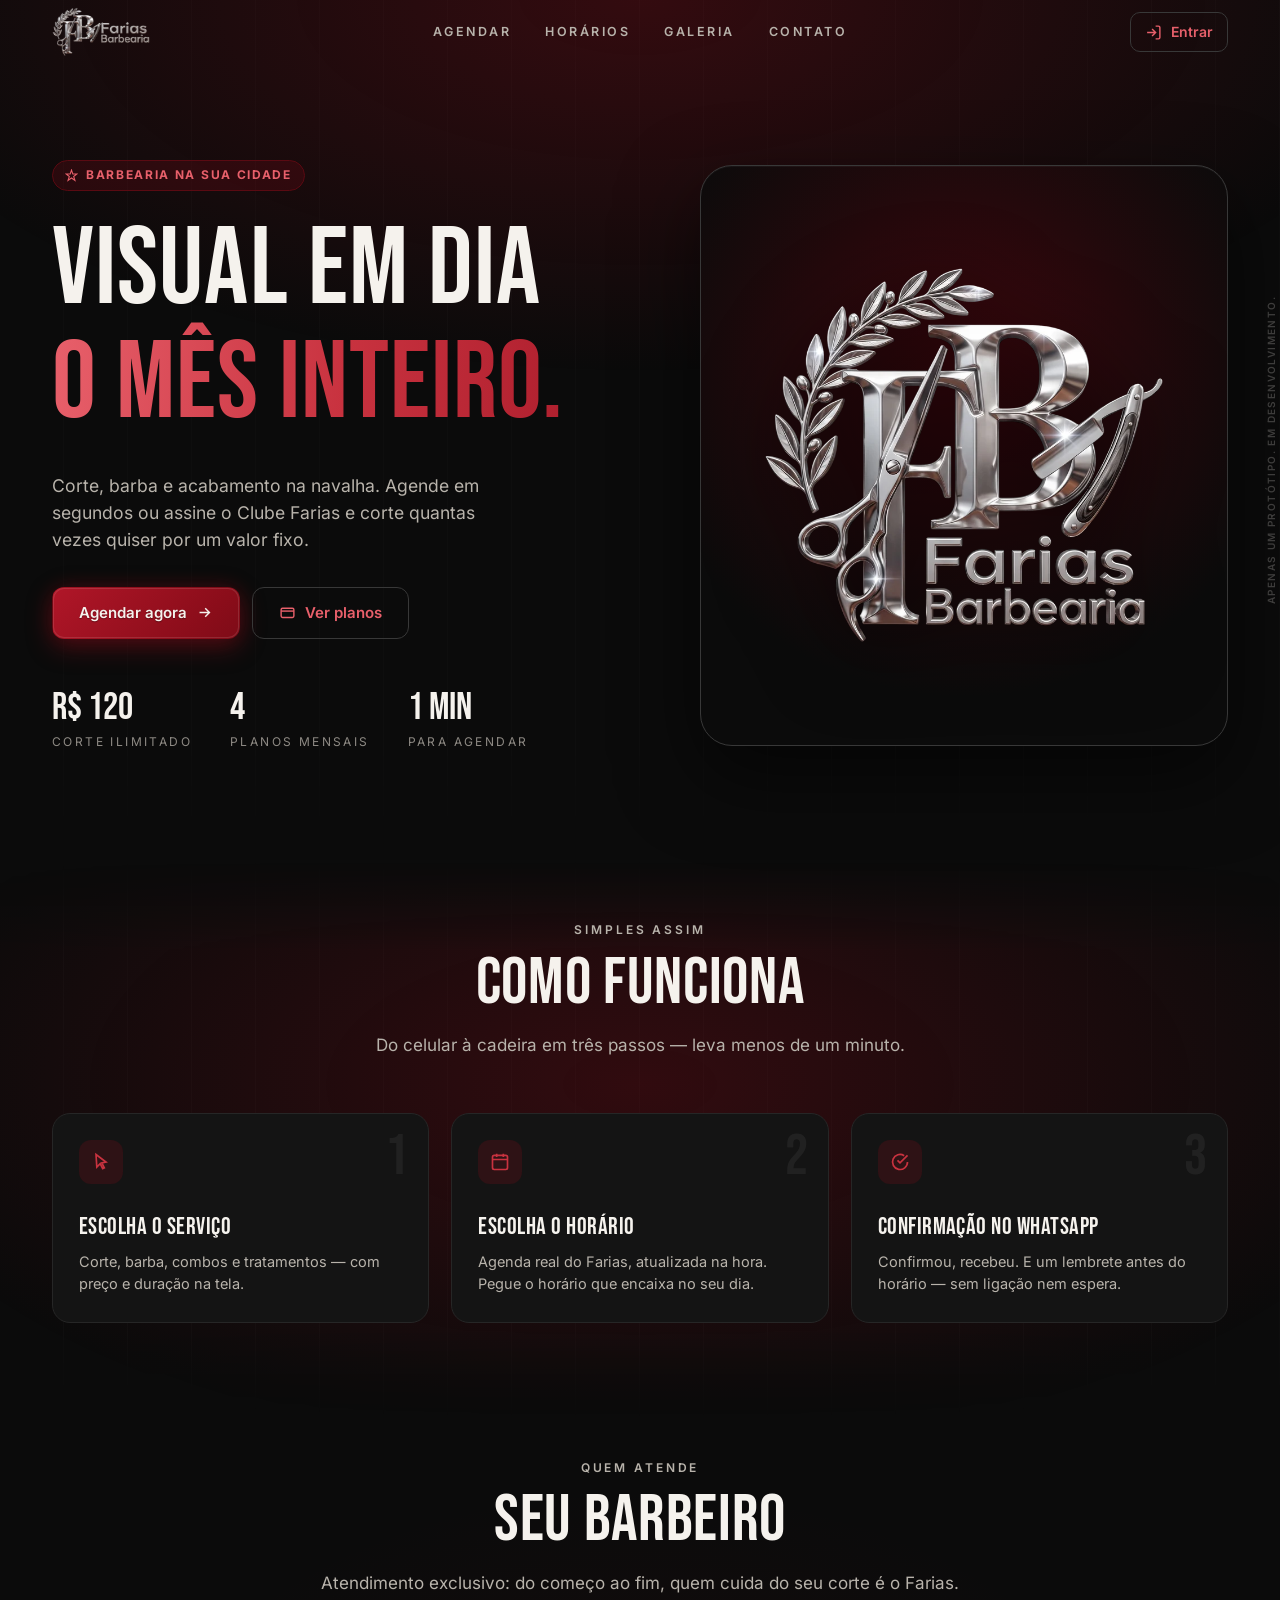
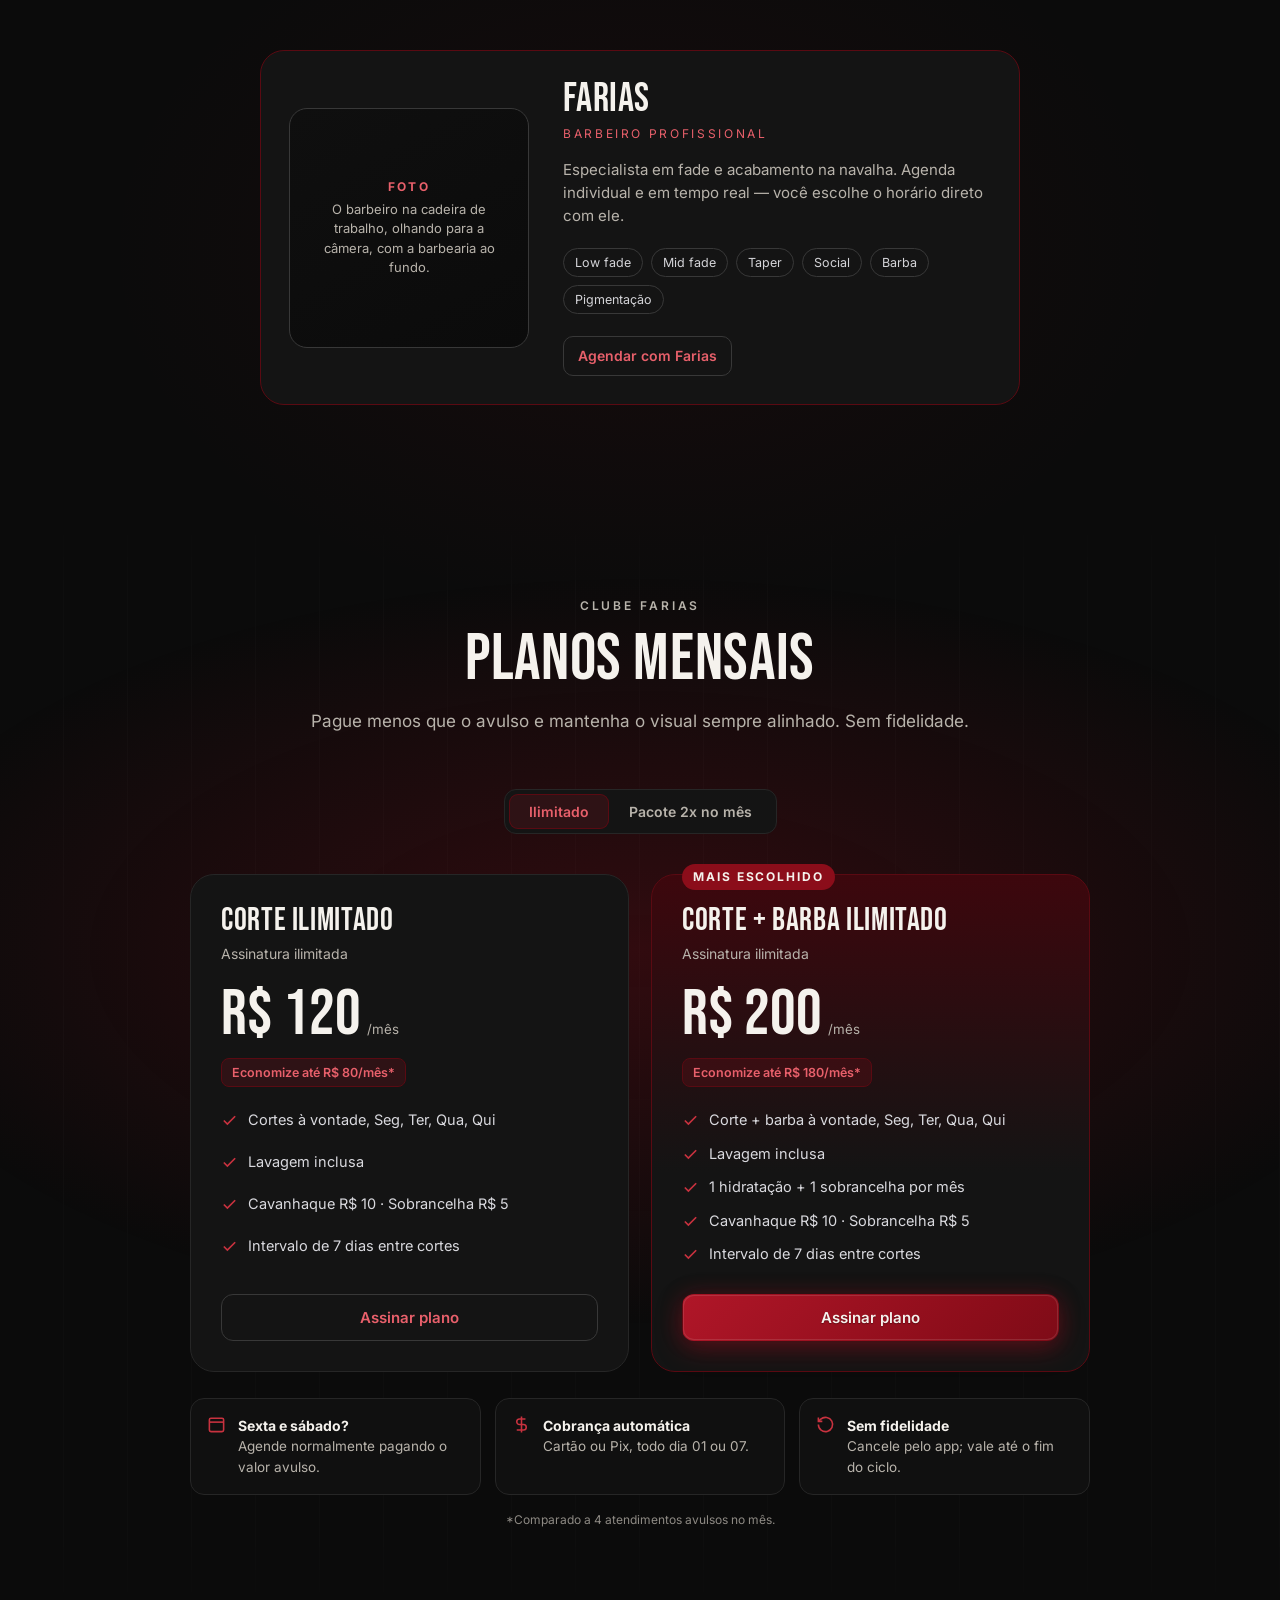
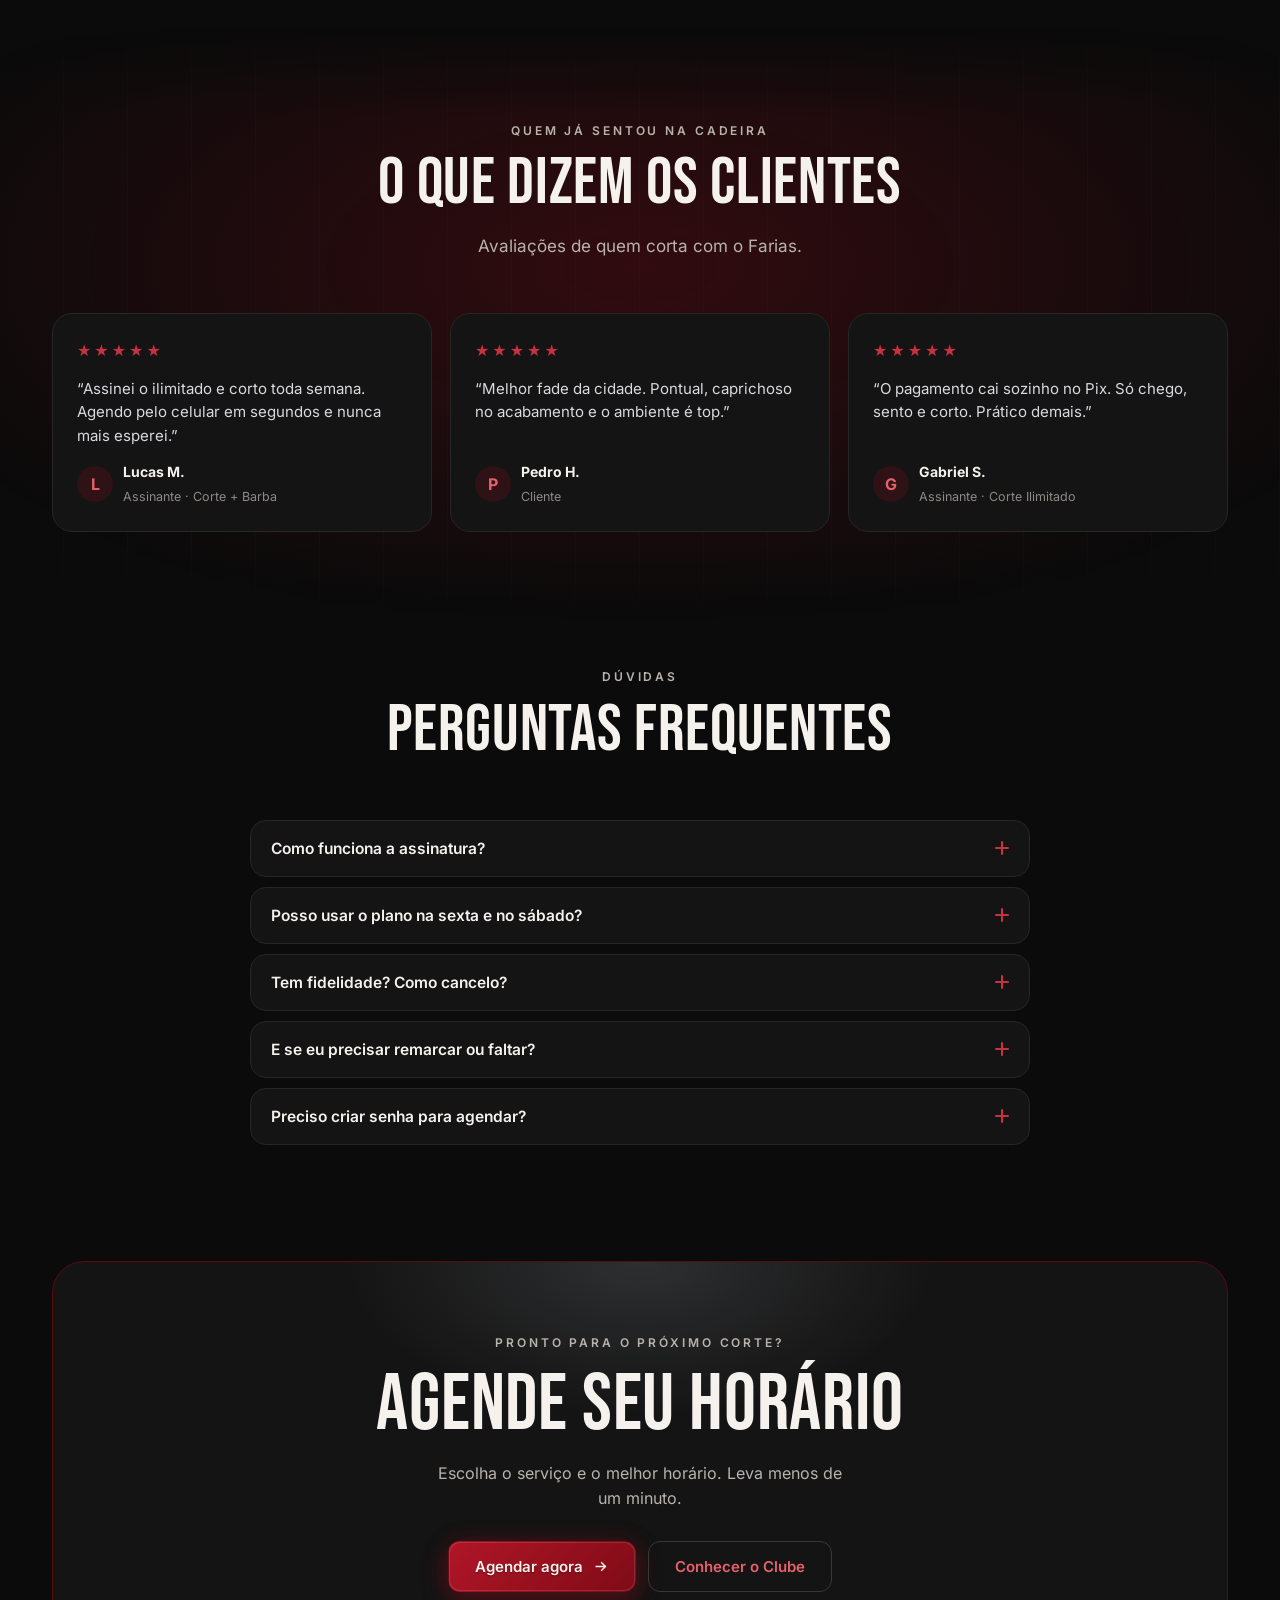
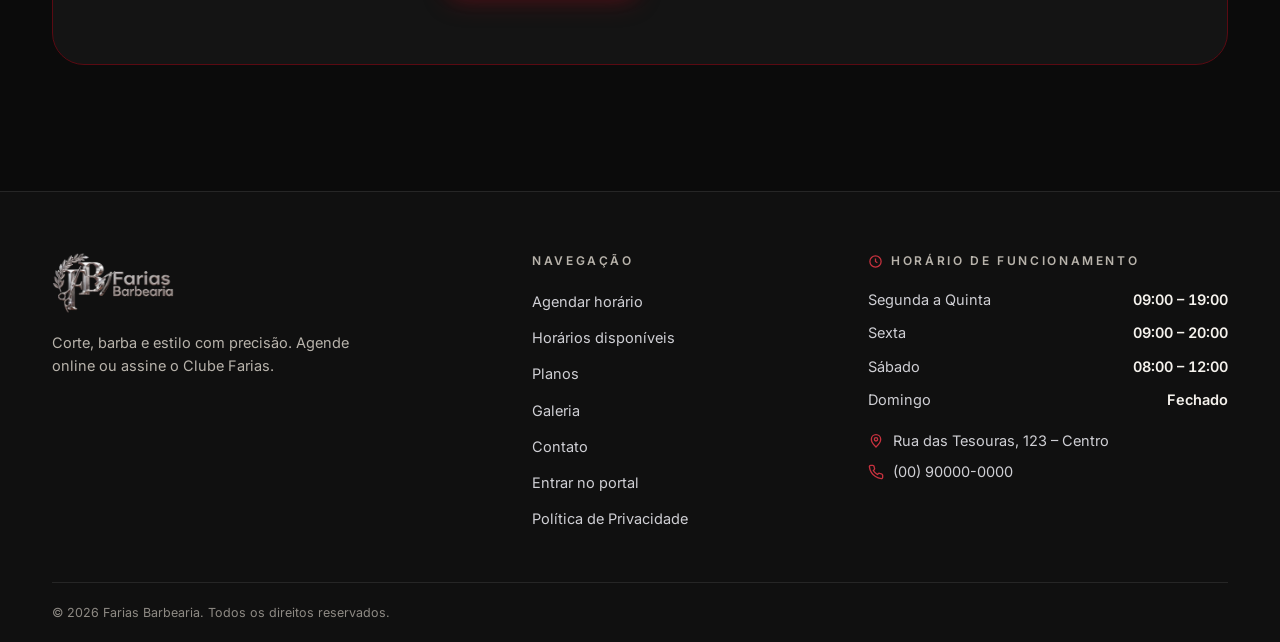
<file: barber/index.html>
<!doctype html>
<html lang="pt-BR" class="guard">
<head>
<meta charset="utf-8">
<meta name="viewport" content="width=device-width, initial-scale=1">
<script src="guard.js?v=20261117c"></script>
<title>Farias Barbearia | Barbearia premium</title>
<meta name="description" content="Farias Barbearia — corte, barba e assinatura mensal na sua cidade. Agende seu horário online.">
<link rel="preload" href="fonts/bebas-neue.woff2" as="font" type="font/woff2" crossorigin>
<link rel="preload" href="fonts/inter.woff2" as="font" type="font/woff2" crossorigin>
<link rel="icon" href="favicon.png" type="image/png">
<link rel="apple-touch-icon" href="apple-touch-icon.png">
<link rel="canonical" href="https://agendamento.farias.app.br/barber/">
<meta property="og:type" content="website">
<meta property="og:locale" content="pt_BR">
<meta property="og:site_name" content="Farias Barbearia">
<meta property="og:title" content="Farias Barbearia | Barbearia premium">
<meta property="og:description" content="Farias Barbearia — corte, barba e assinatura mensal na sua cidade. Agende seu horário online.">
<meta property="og:url" content="https://agendamento.farias.app.br/barber/">
<meta property="og:image" content="https://agendamento.farias.app.br/barber/og-image.jpg">
<meta property="og:image:width" content="1200">
<meta property="og:image:height" content="630">
<meta name="twitter:card" content="summary_large_image">
<script type="application/ld+json">{"@context": "https://schema.org", "@type": "BarberShop", "name": "Farias Barbearia", "url": "https://agendamento.farias.app.br/barber/", "telephone": "+55-00-90000-0000", "priceRange": "R$ 15 – R$ 200", "address": {"@type": "PostalAddress", "streetAddress": "Rua das Tesouras, 123", "addressLocality": "Centro", "addressRegion": "BR", "addressCountry": "BR"}, "openingHoursSpecification": [{"@type": "OpeningHoursSpecification", "dayOfWeek": ["Monday", "Tuesday", "Wednesday", "Thursday"], "opens": "09:00", "closes": "19:00"}, {"@type": "OpeningHoursSpecification", "dayOfWeek": "Friday", "opens": "09:00", "closes": "20:00"}, {"@type": "OpeningHoursSpecification", "dayOfWeek": "Saturday", "opens": "08:00", "closes": "12:00"}]}</script>
<meta name="theme-color" content="#0b0b0b">
<link rel="preload" href="logo.webp" as="image" type="image/webp">
<link rel="stylesheet" href="site.css?v=20261117c">
</head>
<body>
<a class="skip" href="#main">Pular para o conteúdo</a>
<header>
  <div class="wrap nav">
    <a href="index.html" class="logo" translate="no"><img class="logo-img" src="logo-h.webp" alt="Farias Barbearia" width="560" height="285"></a>
    <nav class="menu" id="menu"><a href="agendar.html">Agendar</a><a href="horarios.html">Horários</a><a href="galeria.html">Galeria</a><a href="contato.html">Contato</a></nav>
    <div style="display:flex;gap:10px;align-items:center">
      <a href="entrar.html" class="btn btn-ghost btn-sm"><svg viewBox="0 0 24 24" fill="none" stroke="currentColor" stroke-width="2"><path d="M15 3h4a2 2 0 0 1 2 2v14a2 2 0 0 1-2 2h-4M10 17l5-5-5-5M15 12H3"/></svg>Entrar</a>
      <button class="burger" id="burger" aria-label="Menu" aria-expanded="false"><i></i><i></i><i></i></button>
    </div>
  </div>
  <nav class="mnav" id="mnav"><a href="agendar.html">Agendar</a><a href="horarios.html">Horários</a><a href="galeria.html">Galeria</a><a href="contato.html">Contato</a><a href="entrar.html">Entrar</a></nav>
</header>
<main id="main">

<!-- HERO -->
<section class="hero glow" id="inicio">
  <div class="wrap hero-grid">
    <div>
      <div class="pill"><svg viewBox="0 0 24 24" fill="none" stroke="currentColor" stroke-width="2"><path d="M12 2l2.4 7.2H22l-6 4.6 2.3 7.2-6.3-4.5-6.3 4.5L8 13.8 2 9.2h7.6z"/></svg><span data-k="hero_tag">Barbearia na sua cidade</span></div>
      <h1 class="bebas"><span data-k="hero_t1">Visual em dia</span><em data-k="hero_t2">o mês inteiro.</em></h1>
      <p class="lead" data-k="hero_lead">Corte, barba e acabamento na navalha. Agende em segundos ou assine o Clube Farias e corte quantas vezes quiser por um valor fixo.</p>
      <div class="actions">
        <a href="agendar.html" class="btn btn-primary">Agendar agora <svg viewBox="0 0 24 24" fill="none" stroke="currentColor" stroke-width="2"><path d="M5 12h14M13 6l6 6-6 6"/></svg></a>
        <a href="index.html#planos" class="btn btn-ghost"><svg viewBox="0 0 24 24" fill="none" stroke="currentColor" stroke-width="2"><rect x="3" y="6" width="18" height="13" rx="2"/><path d="M3 10h18"/></svg>Ver planos</a>
      </div>
      <div class="stats">
        <div><b>R$ 120</b><span>Corte ilimitado</span></div>
        <div><b>4</b><span>Planos mensais</span></div>
        <div><b>1 min</b><span>Para agendar</span></div>
      </div>
    </div>
    <div class="brand-card">
      <div class="brand-in">
        <img class="brand-logo" src="logo.webp" alt="Farias Barbearia — Corte · Barba · Estilo" width="720" height="681" fetchpriority="high">
      </div>
    </div>
  </div>
</section>

<!-- COMO FUNCIONA -->
<section class="glow" style="padding-top:60px">
  <div class="wrap">
    <div class="head">
      <div class="eyebrow">Simples assim</div>
      <h2 class="bebas">Como funciona</h2>
      <p>Do celular à cadeira em três passos — leva menos de um minuto.</p>
    </div>
    <div class="steps">
      <div class="step"><div class="n">1</div><div class="ic"><svg viewBox="0 0 24 24" fill="none" stroke="currentColor" stroke-width="2"><path d="M6 3l12 9-5 1 3 6-2 1-3-6-4 4z"/></svg></div><h3>Escolha o serviço</h3><p>Corte, barba, combos e tratamentos — com preço e duração na tela.</p></div>
      <div class="step"><div class="n">2</div><div class="ic"><svg viewBox="0 0 24 24" fill="none" stroke="currentColor" stroke-width="2"><rect x="3" y="4" width="18" height="17" rx="2"/><path d="M3 9h18M8 2v4M16 2v4"/></svg></div><h3>Escolha o horário</h3><p>Agenda real do Farias, atualizada na hora. Pegue o horário que encaixa no seu dia.</p></div>
      <div class="step"><div class="n">3</div><div class="ic"><svg viewBox="0 0 24 24" fill="none" stroke="currentColor" stroke-width="2"><path d="M21 12a9 9 0 1 1-4-7.5"/><path d="M21 4l-9 9-3-3"/></svg></div><h3>Confirmação no WhatsApp</h3><p>Confirmou, recebeu. E um lembrete antes do horário — sem ligação nem espera.</p></div>
    </div>
  </div>
</section>

<!-- BARBEIRO -->
<section style="padding-top:40px">
  <div class="wrap">
    <div class="head">
      <div class="eyebrow">Quem atende</div>
      <h2 class="bebas">Seu barbeiro</h2>
      <p>Atendimento exclusivo: do começo ao fim, quem cuida do seu corte é o Farias.</p>
    </div>
    <div class="barber">
      <div class="pic"><span><em>Foto</em>O barbeiro na cadeira de trabalho, olhando para a câmera, com a barbearia ao fundo.</span></div>
      <div>
        <h3 class="bebas">Farias</h3>
        <div class="role">Barbeiro profissional</div>
        <p data-k="about">Especialista em fade e acabamento na navalha. Agenda individual e em tempo real — você escolhe o horário direto com ele.</p>
        <div class="chips"><span>Low fade</span><span>Mid fade</span><span>Taper</span><span>Social</span><span>Barba</span><span>Pigmentação</span></div>
        <a href="agendar.html" class="btn btn-ghost btn-sm">Agendar com Farias</a>
      </div>
    </div>
  </div>
</section>

<!-- PLANOS -->
<section class="glow" id="planos">
  <div class="wrap">
    <div class="head">
      <div class="eyebrow">Clube Farias</div>
      <h2 class="bebas">Planos mensais</h2>
      <p>Pague menos que o avulso e mantenha o visual sempre alinhado. Sem fidelidade.</p>
    </div>
    <div class="switch"><div class="switch-in"><button class="on" data-g="ilim">Ilimitado</button><button data-g="pack">Pacote 2x no mês</button></div></div>

    <div class="plans" id="plans-ilim">
      <div class="plan" data-pid="ci">
        <h3>Corte Ilimitado</h3><div class="sub">Pra quem não deixa o fade crescer</div>
        <div class="price"><b>R$ 120</b><small>/mês</small></div>
        <span class="save">Economize até R$ 80/mês*</span>
        <ul class="feat">
          <li><svg viewBox="0 0 24 24" fill="none" stroke="currentColor" stroke-width="2.4"><path d="M20 6L9 17l-5-5"/></svg>Cortes ilimitados de segunda a quinta</li>
          <li><svg viewBox="0 0 24 24" fill="none" stroke="currentColor" stroke-width="2.4"><path d="M20 6L9 17l-5-5"/></svg>Lavagem inclusa em todo corte</li>
          <li><svg viewBox="0 0 24 24" fill="none" stroke="currentColor" stroke-width="2.4"><path d="M20 6L9 17l-5-5"/></svg>Sobrancelha R$ 5 · Cavanhaque R$ 10</li>
          <li class="off"><svg viewBox="0 0 24 24" fill="none" stroke="currentColor" stroke-width="2.4"><path d="M18 6L6 18M6 6l12 12"/></svg>Barba não inclusa</li>
        </ul>
        <button class="btn btn-ghost" data-plan="Corte Ilimitado" data-price="120">Assinar plano</button>
      </div>
      <div class="plan hot" data-pid="cbi">
        <span class="badge">Mais escolhido</span>
        <h3>Corte + Barba Ilimitado</h3><div class="sub">O pacote completo, o mês todo</div>
        <div class="price"><b>R$ 200</b><small>/mês</small></div>
        <span class="save">Economize até R$ 180/mês*</span>
        <ul class="feat">
          <li><svg viewBox="0 0 24 24" fill="none" stroke="currentColor" stroke-width="2.4"><path d="M20 6L9 17l-5-5"/></svg>Corte + barba ilimitados de segunda a quinta</li>
          <li><svg viewBox="0 0 24 24" fill="none" stroke="currentColor" stroke-width="2.4"><path d="M20 6L9 17l-5-5"/></svg>Lavagem inclusa em todo atendimento</li>
          <li><svg viewBox="0 0 24 24" fill="none" stroke="currentColor" stroke-width="2.4"><path d="M20 6L9 17l-5-5"/></svg>1 hidratação + 1 sobrancelha grátis por mês</li>
          <li><svg viewBox="0 0 24 24" fill="none" stroke="currentColor" stroke-width="2.4"><path d="M20 6L9 17l-5-5"/></svg>Sobrancelha extra R$ 5 · Cavanhaque R$ 10</li>
        </ul>
        <button class="btn btn-primary" data-plan="Corte + Barba Ilimitado" data-price="200">Assinar plano</button>
      </div>
    </div>

    <div class="plans" id="plans-pack" style="display:none">
      <div class="plan" data-pid="c2">
        <h3>2 Cortes</h3><div class="sub">Corte a cada 15 dias</div>
        <div class="price"><b>R$ 80</b><small>/mês</small></div>
        <span class="save">Economize R$ 20/mês</span>
        <ul class="feat">
          <li><svg viewBox="0 0 24 24" fill="none" stroke="currentColor" stroke-width="2.4"><path d="M20 6L9 17l-5-5"/></svg>2 cortes por mês, de segunda a quinta</li>
          <li><svg viewBox="0 0 24 24" fill="none" stroke="currentColor" stroke-width="2.4"><path d="M20 6L9 17l-5-5"/></svg>Lavagem inclusa</li>
          <li><svg viewBox="0 0 24 24" fill="none" stroke="currentColor" stroke-width="2.4"><path d="M20 6L9 17l-5-5"/></svg>Saldo do mês visível no app</li>
          <li class="off"><svg viewBox="0 0 24 24" fill="none" stroke="currentColor" stroke-width="2.4"><path d="M18 6L6 18M6 6l12 12"/></svg>Não acumula para o mês seguinte</li>
        </ul>
        <button class="btn btn-ghost" data-plan="2 Cortes" data-price="80">Assinar plano</button>
      </div>
      <div class="plan hot" data-pid="cb2">
        <span class="badge">Melhor custo</span>
        <h3>2 Cortes + 2 Barbas</h3><div class="sub">Visual alinhado a cada quinzena</div>
        <div class="price"><b>R$ 130</b><small>/mês</small></div>
        <span class="save">Economize R$ 60/mês</span>
        <ul class="feat">
          <li><svg viewBox="0 0 24 24" fill="none" stroke="currentColor" stroke-width="2.4"><path d="M20 6L9 17l-5-5"/></svg>2 cortes + 2 barbas por mês, seg a qui</li>
          <li><svg viewBox="0 0 24 24" fill="none" stroke="currentColor" stroke-width="2.4"><path d="M20 6L9 17l-5-5"/></svg>Lavagem inclusa</li>
          <li><svg viewBox="0 0 24 24" fill="none" stroke="currentColor" stroke-width="2.4"><path d="M20 6L9 17l-5-5"/></svg>Saldo do mês visível no app</li>
          <li class="off"><svg viewBox="0 0 24 24" fill="none" stroke="currentColor" stroke-width="2.4"><path d="M18 6L6 18M6 6l12 12"/></svg>Não acumula para o mês seguinte</li>
        </ul>
        <button class="btn btn-primary" data-plan="2 Cortes + 2 Barbas" data-price="130">Assinar plano</button>
      </div>
    </div>

    <div class="notes">
      <div class="note"><svg viewBox="0 0 24 24" fill="none" stroke="currentColor" stroke-width="2"><rect x="3" y="4" width="18" height="17" rx="2"/><path d="M3 9h18"/></svg><div><b>Sexta e sábado?</b>Agende normalmente pagando o valor avulso.</div></div>
      <div class="note"><svg viewBox="0 0 24 24" fill="none" stroke="currentColor" stroke-width="2"><path d="M12 2v20M17 5H9.5a3.5 3.5 0 0 0 0 7h5a3.5 3.5 0 0 1 0 7H6"/></svg><div><b>Cobrança automática</b>Cartão ou Pix, todo dia 01 ou 07.</div></div>
      <div class="note"><svg viewBox="0 0 24 24" fill="none" stroke="currentColor" stroke-width="2"><path d="M3 12a9 9 0 1 0 3-6.7L3 8"/><path d="M3 3v5h5"/></svg><div><b>Sem fidelidade</b>Cancele pelo app; vale até o fim do ciclo.</div></div>
    </div>
    <p style="text-align:center;color:var(--dim);font-size:12px;margin-top:16px">*Comparado a 4 atendimentos avulsos no mês.</p>
  </div>
</section>

<!-- AVALIACOES -->
<section class="glow">
  <div class="wrap">
    <div class="head">
      <div class="eyebrow">Quem já sentou na cadeira</div>
      <h2 class="bebas">O que dizem os clientes</h2>
      <p>Avaliações de quem corta com o Farias.</p>
    </div>
    <div class="reviews">
      <div class="rev"><div class="stars">★★★★★</div><p>“Assinei o ilimitado e corto toda semana. Agendo pelo celular em segundos e nunca mais esperei.”</p><div class="who"><span>L</span><div><b>Lucas M.</b><small>Assinante · Corte + Barba</small></div></div></div>
      <div class="rev"><div class="stars">★★★★★</div><p>“Melhor fade da cidade. Pontual, caprichoso no acabamento e o ambiente é top.”</p><div class="who"><span>P</span><div><b>Pedro H.</b><small>Cliente</small></div></div></div>
      <div class="rev"><div class="stars">★★★★★</div><p>“O pagamento cai sozinho no Pix. Só chego, sento e corto. Prático demais.”</p><div class="who"><span>G</span><div><b>Gabriel S.</b><small>Assinante · Corte Ilimitado</small></div></div></div>
    </div>
  </div>
</section>

<!-- FAQ -->
<section style="padding-top:40px">
  <div class="wrap">
    <div class="head">
      <div class="eyebrow">Dúvidas</div>
      <h2 class="bebas">Perguntas frequentes</h2>
    </div>
    <div class="faq">
      <div class="faq-i"><button class="faq-q">Como funciona a assinatura?<i></i></button><div class="faq-a"><p>Você escolhe um plano e paga automaticamente todo mês, por Pix ou cartão, no dia 01 ou 07. Com o plano ativo, os serviços inclusos saem por R$ 0 no agendamento.</p></div></div>
      <div class="faq-i"><button class="faq-q">Posso usar o plano na sexta e no sábado?<i></i></button><div class="faq-a"><p>Os planos valem de segunda a quinta. Na sexta e no sábado você agenda normalmente, pagando o valor avulso.</p></div></div>
      <div class="faq-i"><button class="faq-q">Tem fidelidade? Como cancelo?<i></i></button><div class="faq-a"><p>Não tem fidelidade. Você cancela pela sua área do cliente e os benefícios continuam até o fim do mês já pago.</p></div></div>
      <div class="faq-i"><button class="faq-q">E se eu precisar remarcar ou faltar?<i></i></button><div class="faq-a"><p>Você remarca ou cancela pelo celular até 2 horas antes. Faltas sem aviso podem bloquear o agendamento online.</p></div></div>
      <div class="faq-i"><button class="faq-q">Preciso criar senha para agendar?<i></i></button><div class="faq-a"><p>Não. Você entra com seu WhatsApp e confirma com um código que chega na hora.</p></div></div>
    </div>
  </div>
</section>

<!-- CTA -->
<section style="padding-top:20px">
  <div class="wrap">
    <div class="cta">
      <div class="eyebrow">Pronto para o próximo corte?</div>
      <h2 class="bebas">Agende seu horário</h2>
      <p>Escolha o serviço e o melhor horário. Leva menos de um minuto.</p>
      <div class="actions"><a href="agendar.html" class="btn btn-primary">Agendar agora <svg viewBox="0 0 24 24" fill="none" stroke="currentColor" stroke-width="2"><path d="M5 12h14M13 6l6 6-6 6"/></svg></a><a href="index.html#planos" class="btn btn-ghost">Conhecer o Clube</a></div>
    </div>
  </div>
</section>

</main>
<!-- FOOTER / CONTATO -->
<footer>
  <div class="wrap">
    <div class="foot">
      <div>
        <a href="index.html" class="logo" translate="no"><img class="logo-img" src="logo-h.webp" alt="Farias Barbearia" width="560" height="285"></a>
        <p>Corte, barba e estilo com precisão. Agende online ou assine o Clube Farias.</p>
      </div>
      <div>
        <h5>Navegação</h5>
        <ul><li><a href="agendar.html">Agendar horário</a></li><li><a href="horarios.html">Horários disponíveis</a></li><li><a href="index.html#planos">Planos</a></li><li><a href="galeria.html">Galeria</a></li><li><a href="contato.html">Contato</a></li><li><a href="entrar.html">Entrar no portal</a></li><li><a href="privacidade.html">Política de Privacidade</a></li></ul>
      </div>
      <div>
        <h5><svg viewBox="0 0 24 24" fill="none" stroke="currentColor" stroke-width="2"><circle cx="12" cy="12" r="9"/><path d="M12 7v5l3 2"/></svg>Horário de funcionamento</h5>
        <ul class="hours">
          <li>Segunda a Quinta<b>09:00 – 19:00</b></li>
          <li>Sexta<b>09:00 – 20:00</b></li>
          <li>Sábado<b>08:00 – 12:00</b></li>
          <li>Domingo<b>Fechado</b></li>
        </ul>
        <div class="contact">
          <div><svg viewBox="0 0 24 24" fill="none" stroke="currentColor" stroke-width="2"><path d="M12 21s-7-6.2-7-11.5a7 7 0 0 1 14 0C19 14.8 12 21 12 21z"/><circle cx="12" cy="9.5" r="2.5"/></svg><span data-k="address">Rua das Tesouras, 123 – Centro</span></div>
          <div><svg viewBox="0 0 24 24" fill="none" stroke="currentColor" stroke-width="2"><path d="M22 16.9v3a2 2 0 0 1-2.2 2 19.8 19.8 0 0 1-8.6-3.1 19.5 19.5 0 0 1-6-6A19.8 19.8 0 0 1 2.1 4.2 2 2 0 0 1 4.1 2h3a2 2 0 0 1 2 1.7c.1.9.4 1.8.7 2.7a2 2 0 0 1-.5 2.1L8 9.8a16 16 0 0 0 6 6l1.3-1.3a2 2 0 0 1 2.1-.4c.9.3 1.8.6 2.7.7a2 2 0 0 1 1.7 2z"/></svg><span data-k="phone">(00) 90000-0000</span></div>
        </div>
      </div>
    </div>
    <div class="bar"><span>© 2026 <span translate="no">Farias Barbearia</span>. Todos os direitos reservados.</span></div>
  </div>
</footer>

<!-- MODAL ASSINATURA (mock) -->
<div class="modal" id="modal">
  <div class="mbox" id="m1">
    <button class="x" data-close>&times;</button>
    <div class="eyebrow">Assinatura</div>
    <h3 id="mtitle">Plano</h3>
    <div class="msum"><span style="color:var(--muted)">Valor mensal</span><b id="mprice">R$ 0</b></div>
    <p class="swho" id="swho"></p>
    <label class="t" style="margin-top:8px">Dia da cobrança</label>
    <div class="opts"><div class="opt on">Dia 01</div><div class="opt">Dia 07</div></div>
    <label class="t">Forma de pagamento</label>
    <div class="opts"><div class="opt pay on" data-payic="pix">Pix automático<small>débito no dia</small></div><div class="opt pay" data-payic="card">Cartão<small>recorrente</small></div></div>
    <p style="font-size:12px;color:var(--dim);margin:2px 0 10px">Ao assinar, você concorda com a <a href="privacidade.html" style="color:var(--teal-2)">Política de Privacidade</a>.</p>
    <p class="berr" id="serr"></p>
    <button class="btn btn-primary btn-pay" id="mconfirm" data-paybtn data-payic="pix">Confirmar assinatura</button>
  </div>
  <div class="mbox" id="m3" style="display:none">
    <button class="x" data-close>&times;</button>
    <div class="eyebrow">Assinatura</div>
    <h3>Você já tem um plano ativo</h3>
    <p id="m3txt"></p>
    <a href="assinante.html" class="btn btn-primary" style="margin-top:18px">Ir para minha área</a>
  </div>
  <div class="mbox done" id="m2" style="display:none">
    <div class="ok"><svg width="30" height="30" viewBox="0 0 24 24" fill="none" stroke="currentColor" stroke-width="2.4"><path d="M20 6L9 17l-5-5"/></svg></div>
    <h3 class="bebas">Bem-vindo ao Clube!</h3>
    <p>Confirmação enviada no WhatsApp. Já pode agendar seu primeiro horário.</p>
    <a href="agendar.html?cat=ass" class="btn btn-primary" style="margin-top:20px">Agendar primeiro corte</a><a href="assinante.html" class="btn btn-ghost" style="margin-top:10px">Ir para minha área</a>
  </div>
</div>
<script src="store.js?v=20261117c"></script>
<script src="pay.js?v=20261117c"></script>
<script src="site.js?v=20261117c"></script>
</body>
</html>
</file>
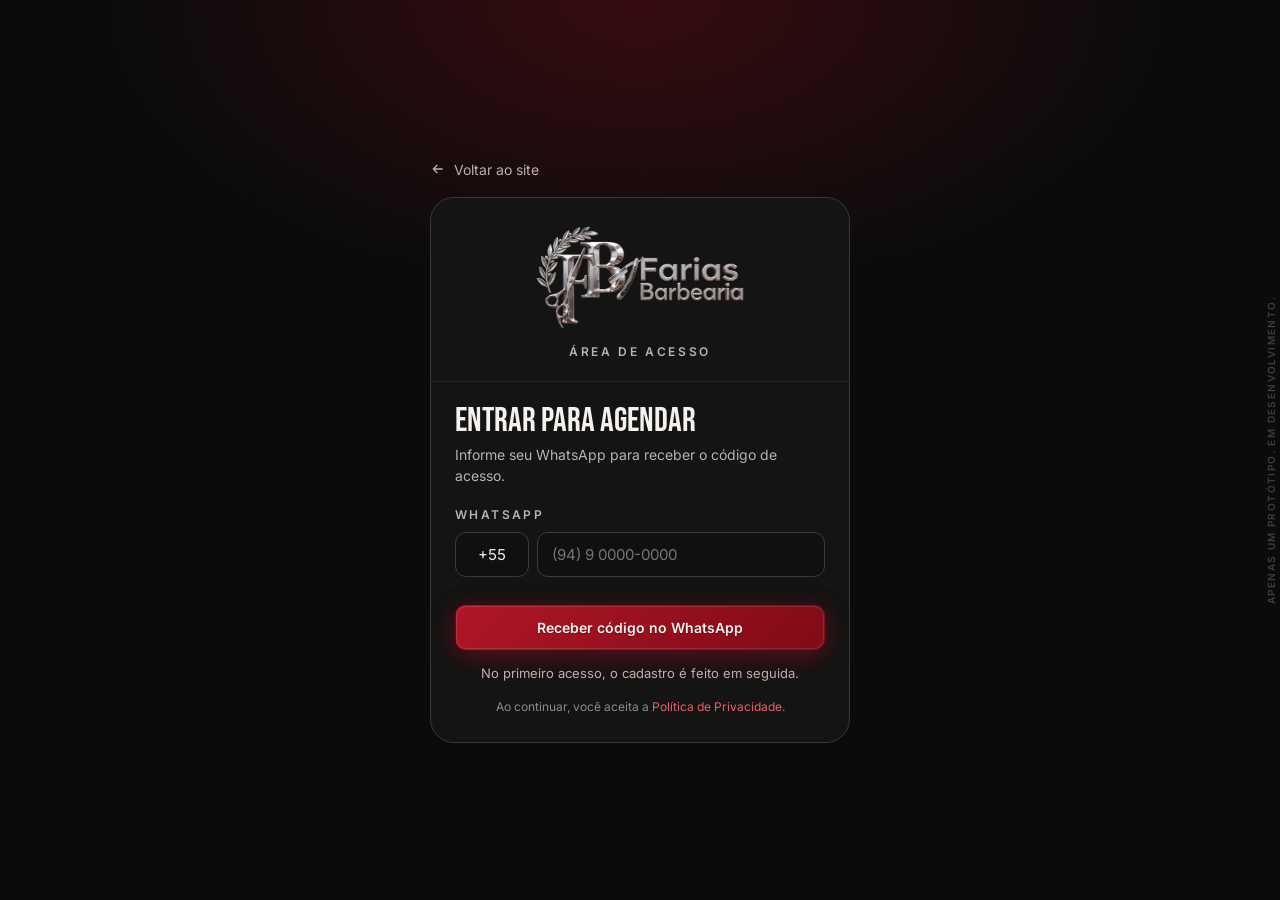
<file: barber/agendar.html>
<!doctype html>
<html lang="pt-BR" class="guard">
<head>
<meta charset="utf-8">
<meta name="viewport" content="width=device-width, initial-scale=1">
<script src="guard.js?v=20261117c"></script>
<script src="gate.js?v=20261117c"></script>
<title>Agendar horário | Farias Barbearia</title>
<meta name="description" content="Agende seu corte com o Farias em menos de um minuto.">
<link rel="preload" href="fonts/bebas-neue.woff2" as="font" type="font/woff2" crossorigin>
<link rel="preload" href="fonts/inter.woff2" as="font" type="font/woff2" crossorigin>
<link rel="icon" href="favicon.png" type="image/png">
<link rel="apple-touch-icon" href="apple-touch-icon.png">
<link rel="canonical" href="https://agendamento.farias.app.br/barber/agendar">
<meta property="og:type" content="website">
<meta property="og:locale" content="pt_BR">
<meta property="og:site_name" content="Farias Barbearia">
<meta property="og:title" content="Agendar horário | Farias Barbearia">
<meta property="og:description" content="Agende seu corte com o Farias em menos de um minuto.">
<meta property="og:url" content="https://agendamento.farias.app.br/barber/agendar">
<meta property="og:image" content="https://agendamento.farias.app.br/barber/og-image.jpg">
<meta property="og:image:width" content="1200">
<meta property="og:image:height" content="630">
<meta name="twitter:card" content="summary_large_image">
<meta name="theme-color" content="#0b0b0b">
<link rel="stylesheet" href="site.css?v=20261117c">
</head>
<body class="pg-agendar">
<a class="skip" href="#main">Pular para o conteúdo</a>
<header>
  <div class="wrap nav">
    <a href="index.html" class="logo" translate="no"><img class="logo-img" src="logo-h.webp" alt="Farias Barbearia" width="560" height="285"></a>
    <nav class="menu" id="menu"><a href="agendar.html" class="on" aria-current="page">Agendar</a><a href="horarios.html">Horários</a><a href="galeria.html">Galeria</a><a href="contato.html">Contato</a></nav>
    <div style="display:flex;gap:10px;align-items:center">
      <a href="entrar.html" class="btn btn-ghost btn-sm"><svg viewBox="0 0 24 24" fill="none" stroke="currentColor" stroke-width="2"><path d="M15 3h4a2 2 0 0 1 2 2v14a2 2 0 0 1-2 2h-4M10 17l5-5-5-5M15 12H3"/></svg>Entrar</a>
      <button class="burger" id="burger" aria-label="Menu" aria-expanded="false"><i></i><i></i><i></i></button>
    </div>
  </div>
  <nav class="mnav" id="mnav"><a href="agendar.html" class="on" aria-current="page">Agendar</a><a href="horarios.html">Horários</a><a href="galeria.html">Galeria</a><a href="contato.html">Contato</a><a href="entrar.html">Entrar</a></nav>
</header>
<main id="main">

<section class="page-top glow">
  <div class="wrap">
    <div class="crumb"><a href="index.html">Início</a><span>/</span>Agendar</div>
    <div class="eyebrow">Agendamento online</div>
    <h1 class="bebas">Agende seu horário</h1>
    <p id="blead">Escolha o serviço e o melhor horário.</p>
  </div>
</section>

<!-- AGENDAR -->
<section id="agendar" style="padding-top:10px">
  <div class="wrap">
    <p class="bwho" id="bwho"></p>
    <p class="bwho" id="bfix" hidden></p>
    <div class="book">
      <div class="book-steps" id="bsteps"><div class="on"><i>1</i>Serviço</div><div><i>2</i>Dia e horário</div><div><i>3</i>Confirmar</div></div>
      <div class="book-body">
        <div class="pane on" id="p1">
          <div class="svc-tabs" id="svctabs">
            <button class="on" data-c="cab">Cabelo &amp; barba</button><button data-c="com">Combos</button><button data-c="ext">Tratamentos</button>
          </div>
          <p class="svc-hint">Pode escolher mais de um serviço: eles ficam no mesmo horário, um em seguida do outro.</p>
          <div class="svc-list" id="svclist"></div>
        </div>
        <div class="pane" id="p2">
          <div class="days" id="days"></div>
          <div class="hint" id="hint"><i></i>Segunda a quinta: válido para assinantes</div>
          <p class="berr" id="bblock2"></p>
          <div class="slots" id="slots"></div>
        </div>
        <div class="pane" id="p3">
          <div class="confirm">
            <div class="sum" id="sum"></div>
            <div>
              <label class="t">Seus dados</label>
              <input class="inp" id="bname" maxlength="80" placeholder="Nome completo" aria-label="Nome completo" autocomplete="name">
              <input class="inp" id="btel" maxlength="16" inputmode="numeric" aria-label="WhatsApp com DDD" autocomplete="tel-national" placeholder="WhatsApp — (94) 9 0000-0000">
              <p class="berr" id="bblock"></p>
              <p id="bnote" style="font-size:12.5px;color:var(--dim)">Você recebe um código no WhatsApp para confirmar — sem senha. Ao continuar, você concorda com a <a href="privacidade.html" style="color:var(--teal-2)">Política de Privacidade</a>.</p>
            </div>
          </div>
        </div>
        <div class="pane" id="p4">
          <div class="otp">
            <div class="ok-ic"><svg width="26" height="26" viewBox="0 0 24 24" fill="none" stroke="currentColor" stroke-width="2"><path d="M21 11.5a8.4 8.4 0 0 1-12.3 7.4L3 21l2.1-5.6A8.4 8.4 0 1 1 21 11.5z"/></svg></div>
            <h3 class="bebas">Confirme seu WhatsApp</h3>
            <p>Enviamos um código de 6 dígitos para <b id="otptel"></b></p>
            <div class="code" id="code" role="group" aria-label="Código de 6 dígitos"><input maxlength="1" inputmode="numeric" aria-label="Dígito 1 de 6" autocomplete="one-time-code"><input maxlength="1" inputmode="numeric" aria-label="Dígito 2 de 6" autocomplete="off"><input maxlength="1" inputmode="numeric" aria-label="Dígito 3 de 6" autocomplete="off"><input maxlength="1" inputmode="numeric" aria-label="Dígito 4 de 6" autocomplete="off"><input maxlength="1" inputmode="numeric" aria-label="Dígito 5 de 6" autocomplete="off"><input maxlength="1" inputmode="numeric" aria-label="Dígito 6 de 6" autocomplete="off"></div>
          </div>
        </div>
        <div class="pane" id="p5">
          <div class="done"><div class="ok"><svg width="30" height="30" viewBox="0 0 24 24" fill="none" stroke="currentColor" stroke-width="2.4"><path d="M20 6L9 17l-5-5"/></svg></div><h3 class="bebas">Horário marcado!</h3><p id="donetxt"></p>
            <div class="done-acts"><a class="btn btn-primary" href="index.html">Concluir</a><a class="btn btn-ghost" href="assinante.html">Ver meus horários</a></div>
            <div class="wa-demo" id="wademo" hidden><small>Mensagem enviada ao seu WhatsApp (demonstração)</small><div class="wa-b" id="wabubble"></div></div></div>
        </div>
      </div>
      <div class="book-foot">
        <div class="sel" id="sel">Nenhum serviço selecionado</div>
        <div style="display:flex;gap:10px">
          <button class="btn btn-ghost btn-sm" id="back" style="display:none">Voltar</button>
          <button class="btn btn-primary btn-sm" id="next" disabled>Continuar</button>
        </div>
      </div>
    </div>
    <div class="book-help"><a href="index.html#planos">Ainda não é assinante? Conheça os planos</a><span>·</span><a href="horarios.html">Ver horários da semana</a><span>·</span><a href="contato.html">Dúvidas? Fale com o Farias</a></div>
  </div>
</section>

</main>
<!-- FOOTER / CONTATO -->
<footer>
  <div class="wrap">
    <div class="foot">
      <div>
        <a href="index.html" class="logo" translate="no"><img class="logo-img" src="logo-h.webp" alt="Farias Barbearia" width="560" height="285"></a>
        <p>Corte, barba e estilo com precisão. Agende online ou assine o Clube Farias.</p>
      </div>
      <div>
        <h5>Navegação</h5>
        <ul><li><a href="agendar.html">Agendar horário</a></li><li><a href="horarios.html">Horários disponíveis</a></li><li><a href="index.html#planos">Planos</a></li><li><a href="galeria.html">Galeria</a></li><li><a href="contato.html">Contato</a></li><li><a href="entrar.html">Entrar no portal</a></li><li><a href="privacidade.html">Política de Privacidade</a></li></ul>
      </div>
      <div>
        <h5><svg viewBox="0 0 24 24" fill="none" stroke="currentColor" stroke-width="2"><circle cx="12" cy="12" r="9"/><path d="M12 7v5l3 2"/></svg>Horário de funcionamento</h5>
        <ul class="hours">
          <li>Segunda a Quinta<b>09:00 – 19:00</b></li>
          <li>Sexta<b>09:00 – 20:00</b></li>
          <li>Sábado<b>08:00 – 12:00</b></li>
          <li>Domingo<b>Fechado</b></li>
        </ul>
        <div class="contact">
          <div><svg viewBox="0 0 24 24" fill="none" stroke="currentColor" stroke-width="2"><path d="M12 21s-7-6.2-7-11.5a7 7 0 0 1 14 0C19 14.8 12 21 12 21z"/><circle cx="12" cy="9.5" r="2.5"/></svg><span data-k="address">Rua das Tesouras, 123 – Centro</span></div>
          <div><svg viewBox="0 0 24 24" fill="none" stroke="currentColor" stroke-width="2"><path d="M22 16.9v3a2 2 0 0 1-2.2 2 19.8 19.8 0 0 1-8.6-3.1 19.5 19.5 0 0 1-6-6A19.8 19.8 0 0 1 2.1 4.2 2 2 0 0 1 4.1 2h3a2 2 0 0 1 2 1.7c.1.9.4 1.8.7 2.7a2 2 0 0 1-.5 2.1L8 9.8a16 16 0 0 0 6 6l1.3-1.3a2 2 0 0 1 2.1-.4c.9.3 1.8.6 2.7.7a2 2 0 0 1 1.7 2z"/></svg><span data-k="phone">(00) 90000-0000</span></div>
        </div>
      </div>
    </div>
    <div class="bar"><span>© 2026 <span translate="no">Farias Barbearia</span>. Todos os direitos reservados.</span></div>
  </div>
</footer>


<script src="store.js?v=20261117c"></script>
<script src="site.js?v=20261117c"></script>
</body>
</html>
</file>
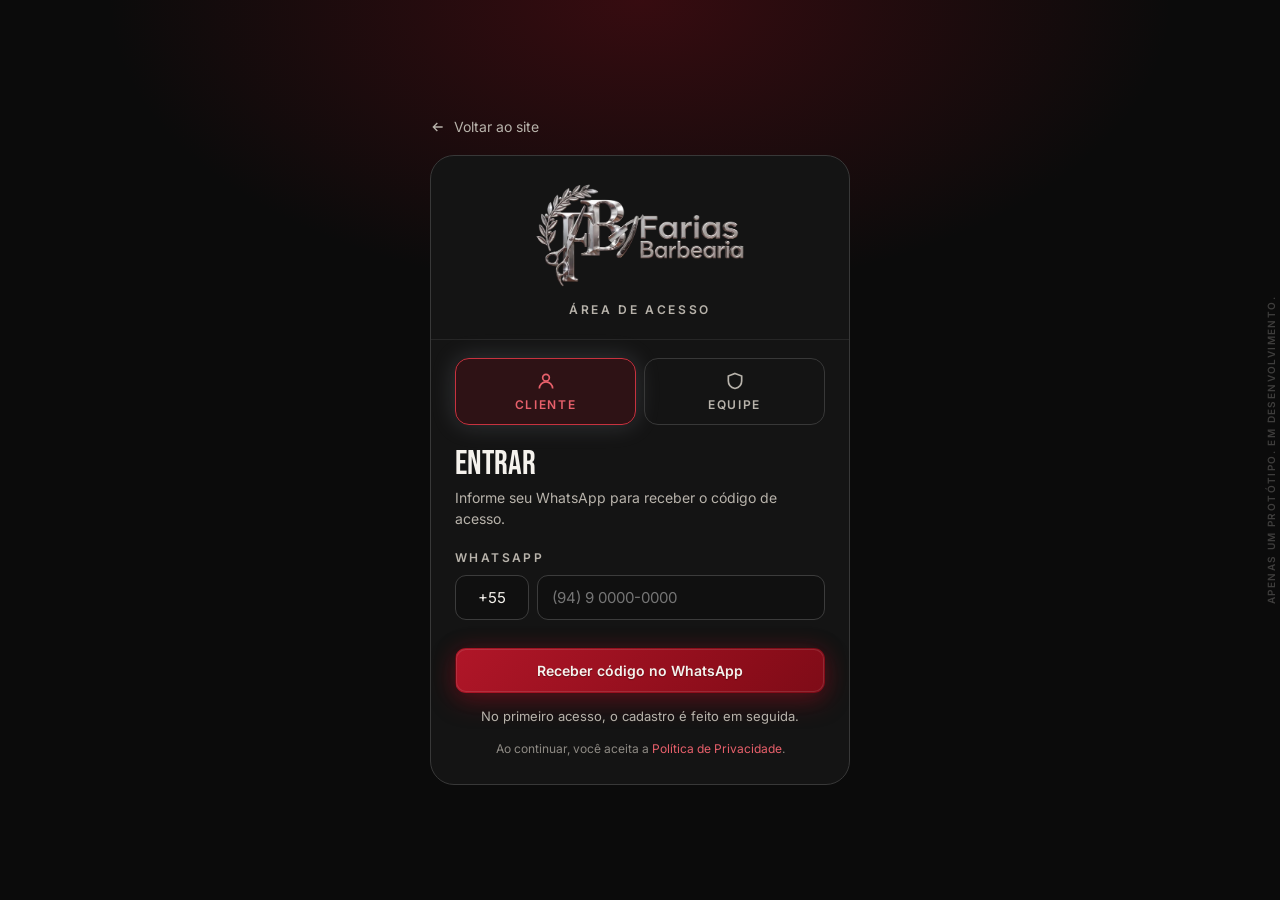
<file: barber/assinante.html>
<!doctype html>
<html lang="pt-BR" class="guard">
<head>
<meta charset="utf-8">
<meta name="viewport" content="width=device-width, initial-scale=1">
<script src="guard.js?v=20261117c"></script>
<title>Minha área | Farias Barbearia</title>
<link rel="preload" href="fonts/bebas-neue.woff2" as="font" type="font/woff2" crossorigin>
<link rel="preload" href="fonts/inter.woff2" as="font" type="font/woff2" crossorigin>
<meta name="robots" content="noindex, nofollow">
<link rel="icon" href="favicon.png" type="image/png">
<link rel="apple-touch-icon" href="apple-touch-icon.png">
<meta name="theme-color" content="#0b0b0b">
<link rel="stylesheet" href="app.css?v=20261117c">
<style>
header{position:sticky;top:0;z-index:40;background:rgba(0,0,0,.96);border-bottom:1px solid var(--line)}
.hd{max-width:1100px;margin:0 auto;padding:0 16px;height:62px;display:flex;align-items:center;justify-content:space-between}
.me{display:flex;align-items:center;gap:10px}
.av{width:36px;height:36px;border-radius:50%;background:var(--teal);color:#ffffff;font-weight:700;font-size:13px;display:grid;place-items:center}
.me button{font-size:13px;color:var(--muted);background:none;border:0;cursor:pointer;padding:12px 10px;margin:-12px 0}
.layout{max-width:1100px;margin:0 auto;padding:24px 16px 110px;display:grid;grid-template-columns:210px 1fr;gap:28px}
.side{position:sticky;top:86px;align-self:start;display:grid;gap:4px}
.tab{display:flex;align-items:center;gap:12px;padding:11px 14px;border-radius:12px;color:var(--muted);font-weight:500;font-size:14.5px;cursor:pointer;border:0;background:none;text-align:left;width:100%}
.tab svg{width:19px;height:19px}
.tab:hover{color:var(--txt);background:var(--card)}
.tab.on{color:var(--teal-2);background:var(--teal-bg)}
.view{display:none}.view.on{display:block}
h1{font-family:"Bebas Neue";font-weight:400;font-size:40px;line-height:1}
.sub{color:var(--muted);font-size:14.5px;margin:4px 0 22px}
.grid2{display:grid;grid-template-columns:1.2fr 1fr;gap:16px}
.alert{display:flex;gap:14px;align-items:center;justify-content:space-between;flex-wrap:wrap;border-radius:16px;padding:16px 18px;margin-bottom:16px;background:var(--bad-bg);border:1px solid rgba(228,109,109,.35)}
.alert b{display:block;color:var(--bad)}
.alert span{font-size:13.5px;color:var(--txt);opacity:.85}
.alert.info{background:var(--teal-bg);border-color:var(--teal-d)}
.alert.info b{color:var(--teal-2)}.alert.info span{color:var(--muted)}
.alert.warn{background:var(--warn-bg);border-color:rgba(227,165,79,.35)}
.alert.warn b{color:var(--warn)}
.plan{padding:22px;background:linear-gradient(140deg,#3d070d,var(--card) 70%);border-color:var(--teal-d)}
.plan.susp{background:var(--card);border-color:rgba(228,109,109,.35)}
.plan.none{background:var(--card);border-color:var(--line)}
.plan .top{display:flex;justify-content:space-between;align-items:center}
.plan h2{font-family:"Bebas Neue";font-weight:400;font-size:32px;margin:12px 0 2px}
.plan .meta{font-size:13px;color:var(--muted);margin-bottom:18px}
.meters{display:grid;gap:14px}
.box{padding:20px}
.box h3{font-size:15px;font-weight:600;margin-bottom:14px;display:flex;justify-content:space-between;align-items:center}
.box h3 a{font-size:13px;color:var(--teal-2);font-weight:500}
.appt{display:flex;gap:14px;align-items:center;padding:14px;border:1px solid var(--line);border-radius:14px;background:var(--bg-2)}
.appt+.appt{margin-top:10px}
.dbox{flex:0 0 56px;text-align:center;border-right:1px solid var(--line);padding-right:12px}
.dbox small{display:block;font-size:12px;letter-spacing:.14em;text-transform:uppercase;color:var(--dim)}
.dbox b{display:block;font-family:"Bebas Neue";font-weight:400;font-size:28px;line-height:1.05}
.appt .inf{flex:1;min-width:0}
.appt strong{display:block;font-size:14.5px}
.appt .inf span{font-size:12.5px;color:var(--muted)}
.appt .acts{display:flex;gap:6px;flex-wrap:wrap;justify-content:flex-end;align-items:center}
.quick{display:grid;grid-template-columns:1fr 1fr;gap:10px;margin-top:16px}
.quick a{display:flex;flex-direction:column;gap:10px;padding:16px;border:1px solid var(--line);border-radius:14px;background:var(--card);font-size:14px;font-weight:600}
.quick a svg{width:20px;height:20px;color:var(--teal)}
.quick a:hover{border-color:var(--teal-d)}
.perks{list-style:none;display:grid;gap:9px}
.perks li{display:flex;justify-content:space-between;gap:12px;font-size:14px;color:#d4d4d8;padding-bottom:9px;border-bottom:1px dashed var(--line)}
.perks li:last-child{border:0;padding:0}
.perks li b{color:var(--teal-2);font-weight:600;text-align:right}
table{width:100%;border-collapse:collapse;font-size:14px}
th{text-align:left;font-size:12px;font-weight:600;letter-spacing:.16em;text-transform:uppercase;color:var(--dim);padding:0 10px 10px}
td{padding:13px 10px;border-top:1px solid var(--line)}
td.r,th.r{text-align:right}
.kv{display:grid;gap:12px}
.kv div{display:flex;justify-content:space-between;align-items:center;gap:12px;font-size:14.5px;padding-bottom:12px;border-bottom:1px dashed var(--line)}
.kv div:last-child{border:0;padding:0}
.kv span{color:var(--muted)}
.plans{display:grid;gap:10px;margin-top:16px}
.popt{display:flex;justify-content:space-between;align-items:center;padding:14px 16px;border:1px solid var(--line-2);border-radius:13px;cursor:pointer;background:var(--bg-2)}
.popt.on{border-color:var(--teal);background:var(--teal-bg)}
.popt strong{display:block;font-size:14.5px}
.popt small{color:var(--muted);font-size:12.5px}
.opts{display:grid;grid-template-columns:1fr 1fr;gap:10px;margin-top:14px}
.opt{border:1px solid var(--line-2);border-radius:12px;padding:12px;text-align:center;cursor:pointer;background:var(--bg-2);font-size:14px}
.opt.on{border-color:var(--teal);background:var(--teal-bg);color:var(--teal-2)}
.days{display:flex;gap:8px;overflow-x:auto;padding:14px 0 6px}
.day{flex:0 0 64px;border:1px solid var(--line-2);background:var(--bg-2);border-radius:12px;padding:8px 0;text-align:center;cursor:pointer;color:var(--txt);font-family:inherit}
.day small{display:block;font-size:12px;letter-spacing:.12em;text-transform:uppercase;color:var(--dim)}
.day b{display:block;font-family:"Bebas Neue";font-weight:400;font-size:24px;line-height:1.1}
.day.on{border-color:var(--teal);background:var(--teal-bg)}
.day:disabled{opacity:.35;cursor:not-allowed}
.slots{display:grid;grid-template-columns:repeat(auto-fill,minmax(72px,1fr));gap:8px;margin-top:10px;max-height:200px;overflow:auto}
.slot{border:1px solid var(--line-2);background:none;color:var(--teal-2);border-radius:10px;padding:8px 0;font-size:14px;cursor:pointer;font-family:inherit}
.slot.on{background:var(--teal);color:#ffffff;border-color:var(--teal)}
.offer{background:var(--teal-bg);border:1px solid var(--teal-d);border-radius:12px;padding:14px;margin-top:16px;font-size:13.5px}
.offer b{color:var(--teal-2)}
.pix-head{display:flex;align-items:center;gap:10px;margin-top:14px;font-size:13px;font-weight:600;color:var(--teal-2)}
.pix-head .pay-ic{width:30px;height:30px}
.pix{font-family:ui-monospace,monospace;font-size:12px;background:var(--bg-2);border:1px dashed var(--line-2);border-radius:10px;padding:12px;word-break:break-all;color:var(--muted);margin:14px 0}
.empty{color:var(--muted);font-size:14px}
.demo{position:fixed;right:16px;bottom:16px;z-index:60;background:var(--card-2);border:1px solid var(--line-2);border-radius:14px;padding:10px;box-shadow:0 12px 30px rgba(0,0,0,.5);max-width:300px}
.demo small{display:block;font-size:12px;letter-spacing:.16em;text-transform:uppercase;color:var(--dim);margin:0 0 6px 2px}
.demo select{width:100%;background:var(--bg-2);border:1px solid var(--line-2);color:var(--txt);border-radius:9px;padding:8px;font-family:inherit;font-size:13px}
.bnav{display:none}
@media(max-width:860px){
  .layout{grid-template-columns:1fr;padding-top:18px}
  .side{display:none}
  .grid2{grid-template-columns:1fr}
  .bnav{display:grid;grid-template-columns:repeat(4,1fr);position:fixed;left:0;right:0;bottom:0;z-index:50;background:rgba(5,5,11,.97);border-top:1px solid var(--line);padding:6px 4px calc(6px + env(safe-area-inset-bottom))}
  .bnav .tab{flex-direction:column;gap:3px;font-size:12px;padding:7px 2px;justify-content:center;text-align:center;align-items:center}
  .demo{bottom:78px;right:10px;left:10px;max-width:none}
  .appt{flex-wrap:wrap}
  .appt .acts{width:100%;justify-content:flex-start;padding-left:70px}
}
</style>
</head>
<body>
<a class="skip" href="#main">Pular para o conteúdo</a>
<header><div class="hd">
  <a href="index.html" class="logo" translate="no"><img class="logo-img" src="logo-h.webp" alt="Farias Barbearia" width="560" height="285"></a>
  <div class="me"><button id="logout">Sair</button><div class="av" id="av"></div></div>
</div></header>

<div class="layout">
  <nav class="side" id="side"></nav>
  <main id="main">
    <section class="view" id="v-inicio"></section>
    <section class="view" id="v-agenda"></section>
    <section class="view" id="v-pagamentos"></section>
    <section class="view" id="v-plano"></section>
  </main>
</div>
<nav class="bnav" id="bnav"></nav>
<div class="demo" id="demobox" hidden><small>Ver como (demonstração)</small><select id="demosel"></select></div>
<div class="modal" id="modal"><div class="mbox" id="mbox"></div></div>
<div class="toast" id="toast" role="status" aria-live="polite"></div>

<script src="store.js?v=20261117c"></script>
<script src="pay.js?v=20261117c"></script>
<script src="assinante.js?v=20261117c"></script>
</body>
</html>
</file>
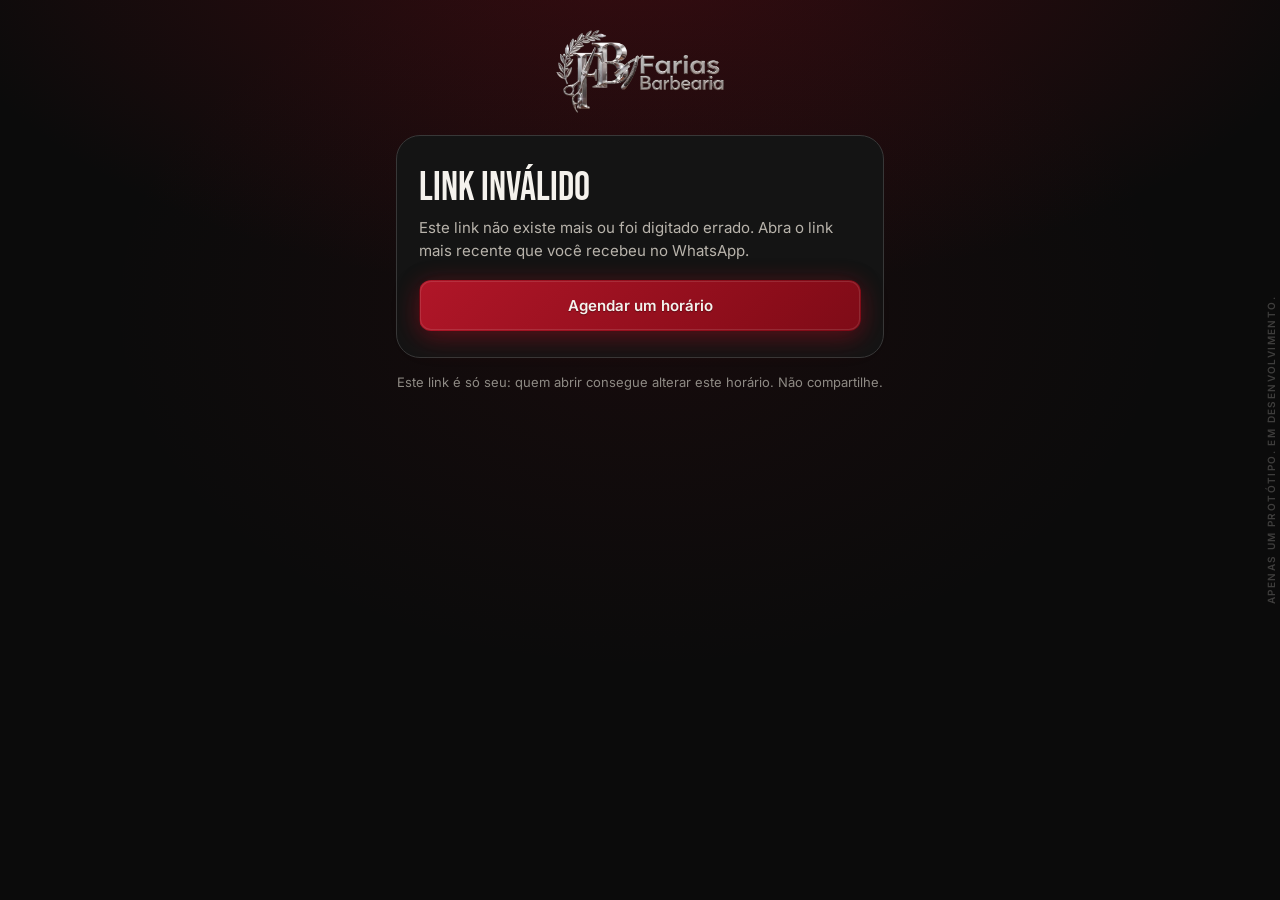
<file: barber/confirmar.html>
<!doctype html>
<html lang="pt-BR" class="guard">
<head>
<meta charset="utf-8">
<meta name="viewport" content="width=device-width, initial-scale=1">
<script src="guard.js?v=20261117c"></script>
<title>Seu horário | Farias Barbearia</title>
<meta name="robots" content="noindex, nofollow">
<meta name="referrer" content="no-referrer">
<link rel="preload" href="fonts/bebas-neue.woff2" as="font" type="font/woff2" crossorigin>
<link rel="preload" href="fonts/inter.woff2" as="font" type="font/woff2" crossorigin>
<link rel="icon" href="favicon.png" type="image/png">
<link rel="apple-touch-icon" href="apple-touch-icon.png">
<meta name="theme-color" content="#0b0b0b">
<link rel="stylesheet" href="site.css?v=20261117c">
<style>
body{min-height:100vh}
.cf{max-width:520px;margin:0 auto;padding:28px 16px 60px}
.cf-logo{display:block;width:170px;height:auto;margin:0 auto 20px}
.cf-card{background:var(--card);border:1px solid var(--line-2);border-radius:24px;padding:26px 22px}
.cf-card h1{font-family:"Bebas Neue";font-weight:400;font-size:40px;line-height:1;margin:6px 0 8px}
.cf-card p{color:var(--muted);font-size:15px}
.cf-st{display:inline-flex;align-items:center;gap:6px;font-size:12px;font-weight:700;letter-spacing:.12em;text-transform:uppercase;border-radius:999px;padding:4px 11px}
.cf-st.pend{color:#f2c94c;background:rgba(242,201,76,.12)}.cf-st.conf{color:#7fd6a8;background:rgba(127,214,168,.12)}.cf-st.off{color:var(--muted);background:rgba(255,255,255,.06)}
.cf-rows{margin:18px 0;border-top:1px solid var(--line)}
.cf-rows div{display:flex;justify-content:space-between;gap:14px;padding:11px 0;border-bottom:1px solid var(--line);font-size:14.5px;color:var(--muted)}
.cf-rows b{color:var(--txt);text-align:right;font-variant-numeric:tabular-nums}
.cf-acts{display:grid;gap:10px}
.cf-acts .two{display:grid;grid-template-columns:1fr 1fr;gap:10px}
.cf-acts .btn{width:100%}
.btn-bad{border:1px solid rgba(228,109,109,.4);color:#e46d6d;background:transparent}
.btn-bad:hover{background:rgba(228,109,109,.1)}
.cf-note{font-size:13px;color:var(--dim);margin-top:14px;text-align:center}
.cf-note a{color:var(--teal-2);text-decoration:underline}
.cf-sub{font-size:12px;letter-spacing:.14em;text-transform:uppercase;color:var(--dim);margin:20px 0 10px}
.cf-msg{border-radius:12px;padding:11px 14px;font-size:14px;margin-bottom:14px;background:rgba(127,214,168,.1);color:#bfeed6}
.cf-msg.bad{background:rgba(228,109,109,.1);color:#f0a9a9}
</style>
</head>
<body>
<a class="skip" href="#main">Pular para o conteúdo</a>
<main id="main" class="cf">
  <a href="index.html" translate="no"><img class="cf-logo" src="logo-h.webp" alt="Farias Barbearia" width="560" height="285"></a>
  <div class="cf-card" id="card" aria-live="polite"></div>
  <p class="cf-note">Este link é só seu: quem abrir consegue alterar este horário. Não compartilhe.</p>
</main>
<script src="store.js?v=20261117c"></script>
<script src="confirmar.js?v=20261117c"></script>
</body>
</html>
</file>
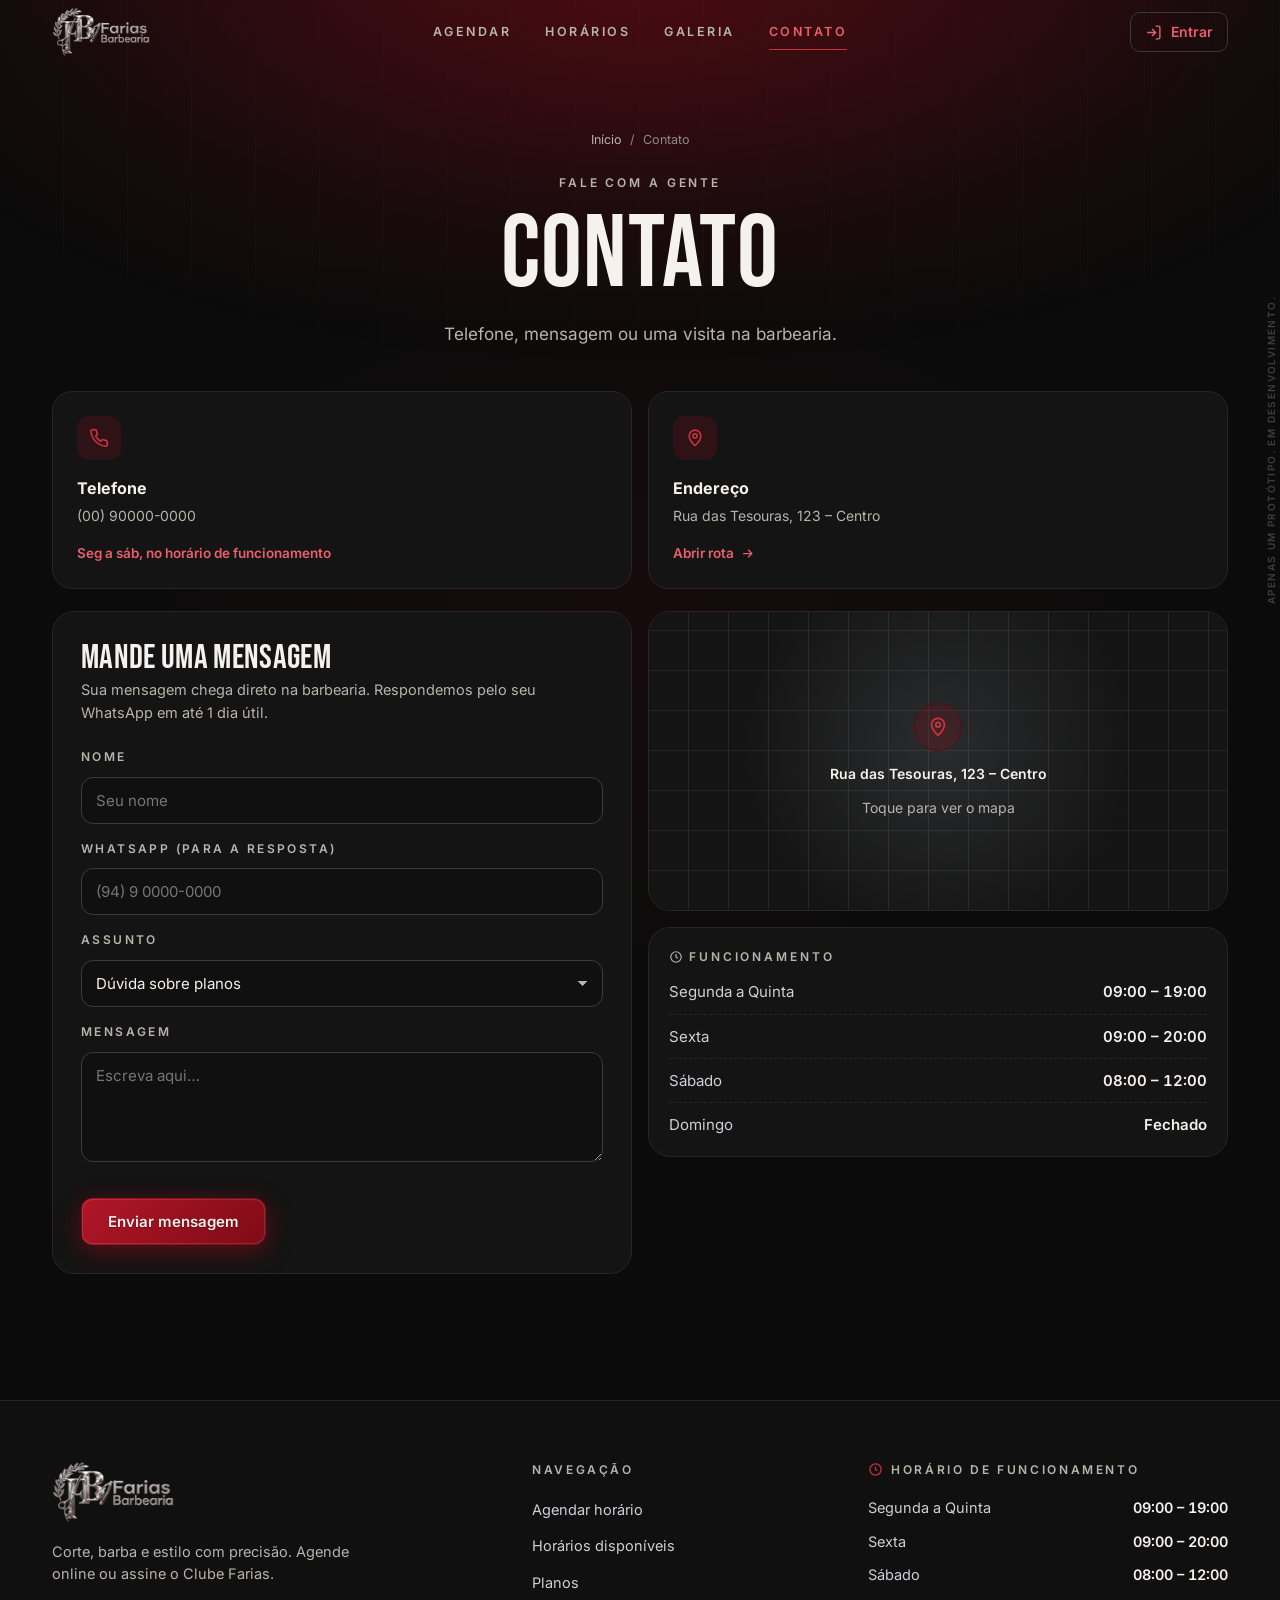
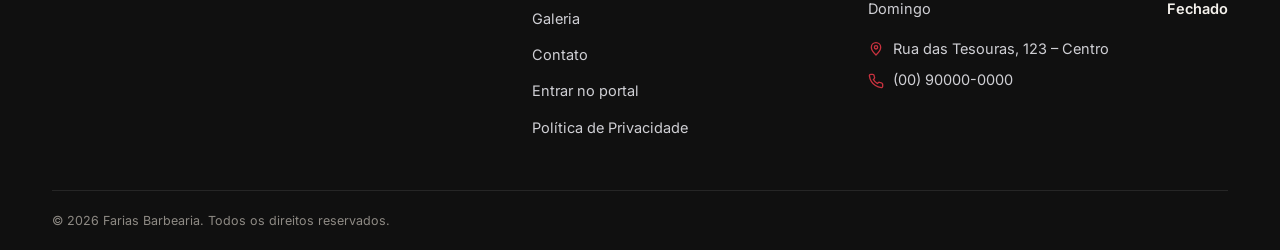
<file: barber/contato.html>
<!doctype html>
<html lang="pt-BR" class="guard">
<head>
<meta charset="utf-8">
<meta name="viewport" content="width=device-width, initial-scale=1">
<script src="guard.js?v=20261117c"></script>
<title>Contato | Farias Barbearia</title>
<meta name="description" content="Fale com a Farias Barbearia: telefone, endereço e formulário de contato.">
<link rel="preload" href="fonts/bebas-neue.woff2" as="font" type="font/woff2" crossorigin>
<link rel="preload" href="fonts/inter.woff2" as="font" type="font/woff2" crossorigin>
<link rel="icon" href="favicon.png" type="image/png">
<link rel="apple-touch-icon" href="apple-touch-icon.png">
<link rel="canonical" href="https://agendamento.farias.app.br/barber/contato">
<meta property="og:type" content="website">
<meta property="og:locale" content="pt_BR">
<meta property="og:site_name" content="Farias Barbearia">
<meta property="og:title" content="Contato | Farias Barbearia">
<meta property="og:description" content="Fale com a Farias Barbearia pelo WhatsApp, Instagram ou visite a barbearia na sua cidade.">
<meta property="og:url" content="https://agendamento.farias.app.br/barber/contato">
<meta property="og:image" content="https://agendamento.farias.app.br/barber/og-image.jpg">
<meta property="og:image:width" content="1200">
<meta property="og:image:height" content="630">
<meta name="twitter:card" content="summary_large_image">
<meta name="theme-color" content="#0b0b0b">
<link rel="stylesheet" href="site.css?v=20261117c">
</head>
<body>
<a class="skip" href="#main">Pular para o conteúdo</a>
<header>
  <div class="wrap nav">
    <a href="index.html" class="logo" translate="no"><img class="logo-img" src="logo-h.webp" alt="Farias Barbearia" width="560" height="285"></a>
    <nav class="menu" id="menu"><a href="agendar.html">Agendar</a><a href="horarios.html">Horários</a><a href="galeria.html">Galeria</a><a href="contato.html" class="on" aria-current="page">Contato</a></nav>
    <div style="display:flex;gap:10px;align-items:center">
      <a href="entrar.html" class="btn btn-ghost btn-sm"><svg viewBox="0 0 24 24" fill="none" stroke="currentColor" stroke-width="2"><path d="M15 3h4a2 2 0 0 1 2 2v14a2 2 0 0 1-2 2h-4M10 17l5-5-5-5M15 12H3"/></svg>Entrar</a>
      <button class="burger" id="burger" aria-label="Menu" aria-expanded="false"><i></i><i></i><i></i></button>
    </div>
  </div>
  <nav class="mnav" id="mnav"><a href="agendar.html">Agendar</a><a href="horarios.html">Horários</a><a href="galeria.html">Galeria</a><a href="contato.html" class="on" aria-current="page">Contato</a><a href="entrar.html">Entrar</a></nav>
</header>
<main id="main">

<section class="page-top glow">
  <div class="wrap">
    <div class="crumb"><a href="index.html">Início</a><span>/</span>Contato</div>
    <div class="eyebrow">Fale com a gente</div>
    <h1 class="bebas">Contato</h1>
    <p>Telefone, mensagem ou uma visita na barbearia.</p>
  </div>
</section>

<section style="padding-top:10px">
  <div class="wrap">
    <div class="ccards">
      <div class="ccard"><span class="ic"><svg viewBox="0 0 24 24" fill="none" stroke="currentColor" stroke-width="2"><path d="M22 16.9v3a2 2 0 0 1-2.2 2 19.8 19.8 0 0 1-8.6-3.1 19.5 19.5 0 0 1-6-6A19.8 19.8 0 0 1 2.1 4.2 2 2 0 0 1 4.1 2h3a2 2 0 0 1 2 1.7c.1.9.4 1.8.7 2.7a2 2 0 0 1-.5 2.1L8 9.8a16 16 0 0 0 6 6l1.3-1.3a2 2 0 0 1 2.1-.4c.9.3 1.8.6 2.7.7a2 2 0 0 1 1.7 2z"/></svg></span><b>Telefone</b><small><span data-k="phone">(00) 90000-0000</span></small><em>Seg a sáb, no horário de funcionamento</em></div>
      <a class="ccard" href="https://maps.google.com/?q=Rua+das+Tesouras,+123" target="_blank" rel="noopener"><span class="ic"><svg viewBox="0 0 24 24" fill="none" stroke="currentColor" stroke-width="2"><path d="M12 21s-7-6.2-7-11.5a7 7 0 0 1 14 0C19 14.8 12 21 12 21z"/><circle cx="12" cy="9.5" r="2.5"/></svg></span><b>Endereço</b><small><span data-k="address">Rua das Tesouras, 123 – Centro</span></small><em>Abrir rota <svg viewBox="0 0 24 24" fill="none" stroke="currentColor" stroke-width="2"><path d="M5 12h14M13 6l6 6-6 6"/></svg></em></a>
    </div>
    <div class="cgrid">
      <form class="cform" id="cform">
        <h3 class="bebas">Mande uma mensagem</h3>
        <p>Sua mensagem chega direto na barbearia. Respondemos pelo seu WhatsApp em até 1 dia útil.</p>
        <label class="t" for="cname">Nome</label><input class="inp" id="cname" maxlength="80" autocomplete="name" placeholder="Seu nome">
        <label class="t" for="ctel">WhatsApp (para a resposta)</label><input class="inp" id="ctel" type="tel" inputmode="numeric" autocomplete="tel-national" placeholder="(94) 9 0000-0000" maxlength="16">
        <label class="t" for="csub">Assunto</label>
        <select class="inp" id="csub"><option>Dúvida sobre planos</option><option>Agendamento</option><option>Produtos</option><option>Outro assunto</option></select>
        <label class="t" for="cmsg">Mensagem</label><textarea class="inp" id="cmsg" maxlength="1000" rows="4" placeholder="Escreva aqui…"></textarea>
        <div class="cerr" id="cerr"></div>
        <button class="btn btn-primary" type="submit">Enviar mensagem</button>
      </form>
      <div class="cside">
        <div class="map" id="map"><button class="map-load" id="map-load" type="button"><span class="pin"><svg width="22" height="22" viewBox="0 0 24 24" fill="none" stroke="currentColor" stroke-width="2"><path d="M12 21s-7-6.2-7-11.5a7 7 0 0 1 14 0C19 14.8 12 21 12 21z"/><circle cx="12" cy="9.5" r="2.5"/></svg></span><b><span data-k="address">Rua das Tesouras, 123 – Centro</span></b>Toque para ver o mapa</button></div>
        <div class="hours-card small">
          <div><div class="eyebrow"><svg width="14" height="14" viewBox="0 0 24 24" fill="none" stroke="currentColor" stroke-width="2"><circle cx="12" cy="12" r="9"/><path d="M12 7v5l3 2"/></svg> Funcionamento</div></div>
          <ul class="hours"><li>Segunda a Quinta<b>09:00 – 19:00</b></li><li>Sexta<b>09:00 – 20:00</b></li><li>Sábado<b>08:00 – 12:00</b></li><li>Domingo<b>Fechado</b></li></ul>
        </div>
      </div>
    </div>
  </div>
</section>

</main>
<!-- FOOTER / CONTATO -->
<footer>
  <div class="wrap">
    <div class="foot">
      <div>
        <a href="index.html" class="logo" translate="no"><img class="logo-img" src="logo-h.webp" alt="Farias Barbearia" width="560" height="285"></a>
        <p>Corte, barba e estilo com precisão. Agende online ou assine o Clube Farias.</p>
      </div>
      <div>
        <h5>Navegação</h5>
        <ul><li><a href="agendar.html">Agendar horário</a></li><li><a href="horarios.html">Horários disponíveis</a></li><li><a href="index.html#planos">Planos</a></li><li><a href="galeria.html">Galeria</a></li><li><a href="contato.html">Contato</a></li><li><a href="entrar.html">Entrar no portal</a></li><li><a href="privacidade.html">Política de Privacidade</a></li></ul>
      </div>
      <div>
        <h5><svg viewBox="0 0 24 24" fill="none" stroke="currentColor" stroke-width="2"><circle cx="12" cy="12" r="9"/><path d="M12 7v5l3 2"/></svg>Horário de funcionamento</h5>
        <ul class="hours">
          <li>Segunda a Quinta<b>09:00 – 19:00</b></li>
          <li>Sexta<b>09:00 – 20:00</b></li>
          <li>Sábado<b>08:00 – 12:00</b></li>
          <li>Domingo<b>Fechado</b></li>
        </ul>
        <div class="contact">
          <div><svg viewBox="0 0 24 24" fill="none" stroke="currentColor" stroke-width="2"><path d="M12 21s-7-6.2-7-11.5a7 7 0 0 1 14 0C19 14.8 12 21 12 21z"/><circle cx="12" cy="9.5" r="2.5"/></svg><span data-k="address">Rua das Tesouras, 123 – Centro</span></div>
          <div><svg viewBox="0 0 24 24" fill="none" stroke="currentColor" stroke-width="2"><path d="M22 16.9v3a2 2 0 0 1-2.2 2 19.8 19.8 0 0 1-8.6-3.1 19.5 19.5 0 0 1-6-6A19.8 19.8 0 0 1 2.1 4.2 2 2 0 0 1 4.1 2h3a2 2 0 0 1 2 1.7c.1.9.4 1.8.7 2.7a2 2 0 0 1-.5 2.1L8 9.8a16 16 0 0 0 6 6l1.3-1.3a2 2 0 0 1 2.1-.4c.9.3 1.8.6 2.7.7a2 2 0 0 1 1.7 2z"/></svg><span data-k="phone">(00) 90000-0000</span></div>
        </div>
      </div>
    </div>
    <div class="bar"><span>© 2026 <span translate="no">Farias Barbearia</span>. Todos os direitos reservados.</span></div>
  </div>
</footer>


<script src="store.js?v=20261117c"></script>
<script src="site.js?v=20261117c"></script>
</body>
</html>
</file>
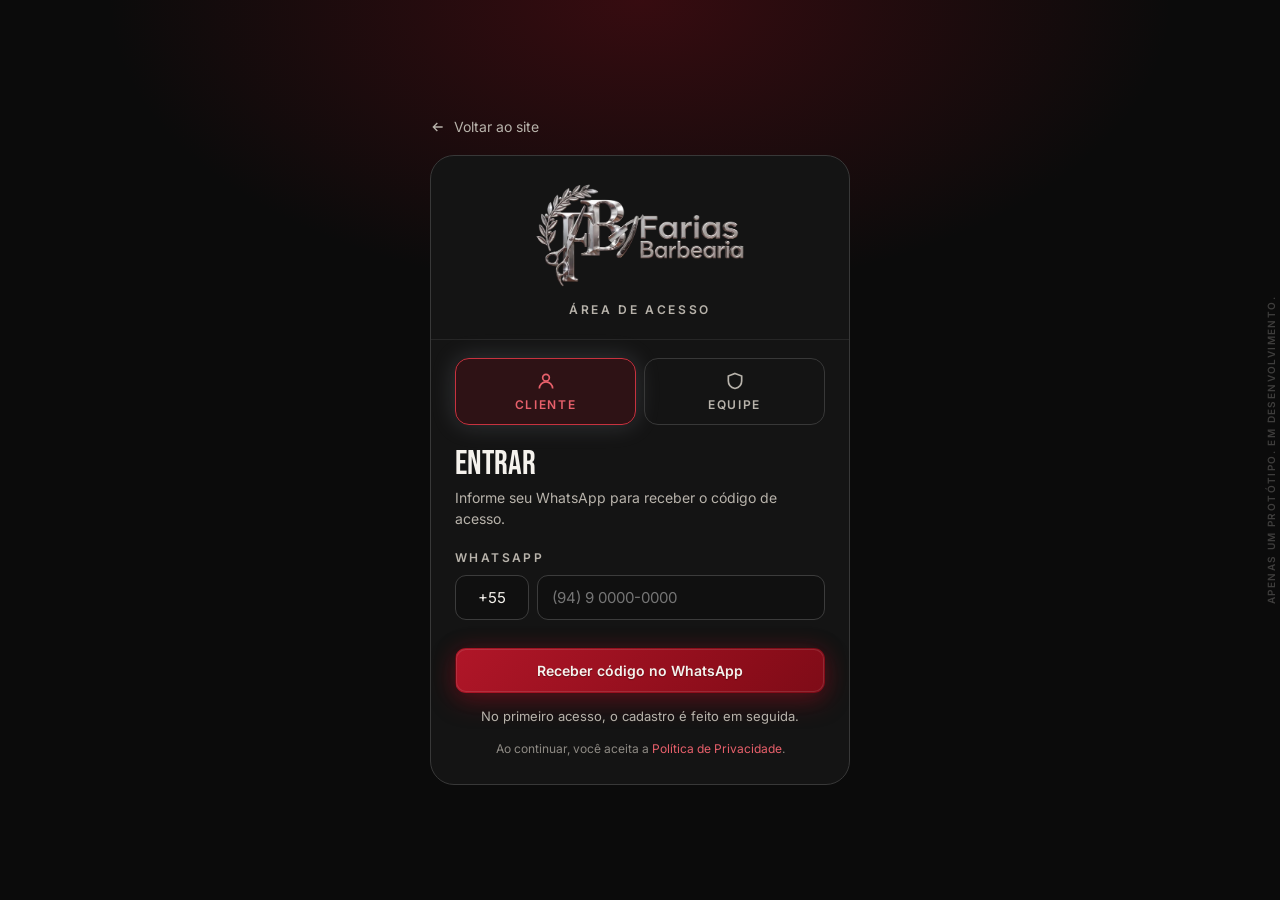
<file: barber/entrar.html>
<!doctype html>
<html lang="pt-BR" class="guard">
<head>
<meta charset="utf-8">
<meta name="viewport" content="width=device-width, initial-scale=1">
<script src="guard.js?v=20261117c"></script>
<title>Entrar | Farias Barbearia</title>
<link rel="preload" href="fonts/bebas-neue.woff2" as="font" type="font/woff2" crossorigin>
<link rel="preload" href="fonts/inter.woff2" as="font" type="font/woff2" crossorigin>
<meta name="robots" content="noindex, nofollow">
<link rel="icon" href="favicon.png" type="image/png">
<link rel="apple-touch-icon" href="apple-touch-icon.png">
<meta name="theme-color" content="#0b0b0b">
<link rel="stylesheet" href="app.css?v=20261117c">
<style>
body{min-height:100vh;display:flex;flex-direction:column;background:radial-gradient(760px 420px at 50% 0,rgba(139,13,26,.34),transparent 70%),#0b0b0b}
main{flex:1;display:flex;align-items:center;justify-content:center;padding:40px 16px}
.box{width:100%;max-width:420px}
.back{display:inline-flex;gap:8px;align-items:center;min-height:24px;color:var(--muted);font-size:14px;margin-bottom:16px}
.back:hover{color:var(--txt)}
.panel{background:var(--card);border:1px solid var(--line-2);border-radius:24px;overflow:hidden}
.top{text-align:center;padding:26px 24px 20px;border-bottom:1px solid var(--line)}
.top .mono{width:64px;height:64px;font-size:30px;margin:0 auto 14px}
.roles{display:grid;grid-template-columns:1fr 1fr;gap:8px;padding:18px 24px 0}
.role{display:flex;flex-direction:column;align-items:center;gap:6px;padding:12px;border:1px solid var(--line-2);border-radius:14px;background:none;color:var(--muted);font-size:12px;font-weight:600;letter-spacing:.14em;text-transform:uppercase;cursor:pointer;transition:.2s}
.role svg{width:20px;height:20px}
.role.on{border-color:var(--teal);color:var(--teal-2);background:var(--teal-bg);box-shadow:0 0 24px rgba(207,213,227,.18)}
.body{padding:22px 24px 26px}
.h1{font-family:"Bebas Neue";font-weight:400;font-size:34px;line-height:1;margin-bottom:6px}
.body p.lead{color:var(--muted);font-size:14px;margin-bottom:20px}
.phone{display:flex;gap:8px}
.phone .ddi{flex:0 0 74px;text-align:center}
.code{display:flex;gap:8px;justify-content:space-between;margin-bottom:14px}
.code input{width:100%;max-width:52px;height:58px;text-align:center;font-size:24px;font-weight:600;background:var(--bg-2);border:1px solid var(--line-2);border-radius:12px;color:var(--txt)}
.code input:focus-visible{border-color:var(--teal)}
.code.err input{border-color:var(--bad)}
.or{display:flex;align-items:center;gap:12px;margin:18px 0 14px;color:var(--dim);font-size:12px;letter-spacing:.16em;text-transform:uppercase}
.or::before,.or::after{content:"";flex:1;height:1px;background:var(--line)}
.gnote{font-size:12.5px;color:var(--dim);text-align:center;margin-top:10px}
.row{display:flex;justify-content:space-between;font-size:13px;color:var(--muted);margin-top:14px}
.row button,.link{background:none;border:0;color:var(--teal-2);font-weight:600;cursor:pointer;font-size:13px}
.row button:disabled{color:var(--dim);cursor:default}
.err-msg{color:var(--bad);font-size:13px;min-height:18px;margin-top:4px}
.sent{display:flex;gap:10px;align-items:center;background:var(--teal-bg);border:1px solid var(--teal-d);border-radius:12px;padding:12px;font-size:13.5px;margin-bottom:20px}
.sent svg{flex:0 0 20px;color:var(--teal)}
.pw{position:relative}
.pw button{position:absolute;right:10px;top:50%;transform:translateY(-50%);background:none;border:0;color:var(--muted);cursor:pointer}
.field{margin-bottom:12px}
.step{display:none}.step.on{display:block}
.mode{display:none}.mode.on{display:block}
</style>
</head>
<body>
<a class="skip" href="#main">Pular para o conteúdo</a>
<main id="main">
  <div class="box">
    <a href="index.html" class="back"><svg width="16" height="16" viewBox="0 0 24 24" fill="none" stroke="currentColor" stroke-width="2"><path d="M19 12H5M11 6l-6 6 6 6"/></svg>Voltar ao site</a>
    <div class="panel">
      <div class="top"><img class="logo-top" src="logo-h.webp" alt="Farias Barbearia" width="560" height="285"><h1 class="eyebrow">Área de acesso</h1></div>
      <div class="roles">
        <button class="role on" data-r="cli"><svg viewBox="0 0 24 24" fill="none" stroke="currentColor" stroke-width="2"><circle cx="12" cy="8" r="4"/><path d="M4 21a8 8 0 0 1 16 0"/></svg>Cliente</button>
        <button class="role" data-r="adm"><svg viewBox="0 0 24 24" fill="none" stroke="currentColor" stroke-width="2"><path d="M12 3l8 3v6c0 5-3.5 8-8 9-4.5-1-8-4-8-9V6z"/></svg>Equipe</button>
      </div>
      <div class="body">
        <!-- CLIENTE -->
        <div class="mode on" id="mode-cli">
          <div class="step on" id="s1">
            <h2 class="h1" id="s1-t">Entrar</h2>
            <p class="lead" id="s1-l">Informe seu WhatsApp para receber o código de acesso.</p>
            <label class="t" for="tel">WhatsApp</label>
            <div class="phone"><input class="inp ddi" value="+55" disabled aria-label="Código do país"><input class="inp" id="tel" type="tel" inputmode="numeric" autocomplete="tel-national" aria-describedby="e1" placeholder="(94) 9 0000-0000" maxlength="16"></div>
            <div class="err-msg" id="e1" role="alert"></div>
            <button class="btn btn-primary btn-block" id="send" style="margin-top:6px;padding:13px">Receber código no WhatsApp</button>
            <div class="row" style="justify-content:center;text-align:center">No primeiro acesso, o cadastro é feito em seguida.</div>
            <div style="display:block;margin-top:14px;font-size:12px;color:var(--dim);text-align:center">Ao continuar, você aceita a&nbsp;<a href="privacidade.html" style="color:var(--teal-2)">Política de Privacidade</a>.</div>
          </div>
          <div class="step" id="s3">
            <h2 class="h1">Cadastro</h2>
            <p class="lead">Preencha os dados para concluir o acesso.</p>
            <div class="field"><label class="t" for="nm">Nome e sobrenome</label>
            <input class="inp" id="nm" maxlength="80" placeholder="Ex.: João Silva" autocomplete="name" aria-describedby="e4"></div>
            <div class="field"><label class="t" for="bai">Bairro</label>
            <select class="inp" id="bai" aria-describedby="e4"><option value="">Selecione</option></select>
            <input class="inp" id="bai-o" maxlength="60" placeholder="Digite o bairro" autocomplete="address-level3" aria-label="Outro bairro" hidden style="margin-top:8px"></div>
            <div class="field"><label class="t" for="nasc">Data de nascimento (opcional)</label>
            <input class="inp" id="nasc" type="date" autocomplete="bday"></div>
            <div class="field"><label class="t" for="src">Como conheceu a barbearia? (opcional)</label>
            <select class="inp" id="src"><option value="">Selecione</option><option>Instagram</option><option>Indicação de amigo</option><option>Passei na frente</option><option>Google</option><option>Outro</option></select></div>
            <div class="err-msg" id="e4" role="alert"></div>
            <button class="btn btn-primary btn-block" id="nm-ok" style="margin-top:6px;padding:13px">Concluir cadastro</button>
          </div>
          <div class="step" id="s2">
            <h2 class="h1">Digite o código</h2>
            <div class="sent"><svg width="20" height="20" viewBox="0 0 24 24" fill="none" stroke="currentColor" stroke-width="2"><path d="M21 11.5a8.4 8.4 0 0 1-12.3 7.4L3 21l2.1-5.6A8.4 8.4 0 1 1 21 11.5z"/></svg><span>Código enviado para <b id="telshow"></b></span></div>
            <div class="code" id="code" role="group" aria-label="Código de 6 dígitos" aria-describedby="e2"><input maxlength="1" inputmode="numeric" aria-label="Dígito 1 de 6" autocomplete="one-time-code"><input maxlength="1" inputmode="numeric" aria-label="Dígito 2 de 6" autocomplete="off"><input maxlength="1" inputmode="numeric" aria-label="Dígito 3 de 6" autocomplete="off"><input maxlength="1" inputmode="numeric" aria-label="Dígito 4 de 6" autocomplete="off"><input maxlength="1" inputmode="numeric" aria-label="Dígito 5 de 6" autocomplete="off"><input maxlength="1" inputmode="numeric" aria-label="Dígito 6 de 6" autocomplete="off"></div>
            <div class="err-msg" id="e2" role="alert"></div>
            <button class="btn btn-primary btn-block" id="verify" style="padding:13px">Entrar</button>
            <div class="row"><button id="change">Alterar número</button><button id="resend" disabled>Reenviar em 30s</button></div>
          </div>
        </div>
        <!-- EQUIPE / ADMIN -->
        <div class="mode" id="mode-adm">
          <h2 class="h1">Painel da barbearia</h2>
          <p class="lead">Acesso restrito à equipe.</p>
          <div class="field"><label class="t" for="em">E-mail</label><input class="inp" id="em" maxlength="120" type="email" autocomplete="username" spellcheck="false" autocapitalize="none" aria-describedby="e3" placeholder="voce@fariasbarbearia.com.br"></div>
          <div class="field"><label class="t" for="pw">Senha</label><div class="pw"><input class="inp" id="pw" maxlength="128" type="password" autocomplete="current-password" placeholder="Digite sua senha"><button type="button" id="eye" aria-label="Mostrar senha" aria-pressed="false"><svg width="18" height="18" viewBox="0 0 24 24" fill="none" stroke="currentColor" stroke-width="2"><path d="M2 12s3.5-7 10-7 10 7 10 7-3.5 7-10 7S2 12 2 12z"/><circle cx="12" cy="12" r="3"/></svg></button></div></div>
          <div class="err-msg" id="e3" role="alert"></div>
          <button class="btn btn-primary btn-block" id="admin" style="padding:13px">Acessar painel</button>
          <div class="row"><button class="link" id="forgot">Esqueci minha senha</button></div>
        </div>
      </div>
    </div>
  </div>
</main>
<div class="toast" id="toast" role="status" aria-live="polite"></div>
<script src="store.js?v=20261117c"></script>
<script src="entrar.js?v=20261117c"></script>
</body>
</html>
</file>
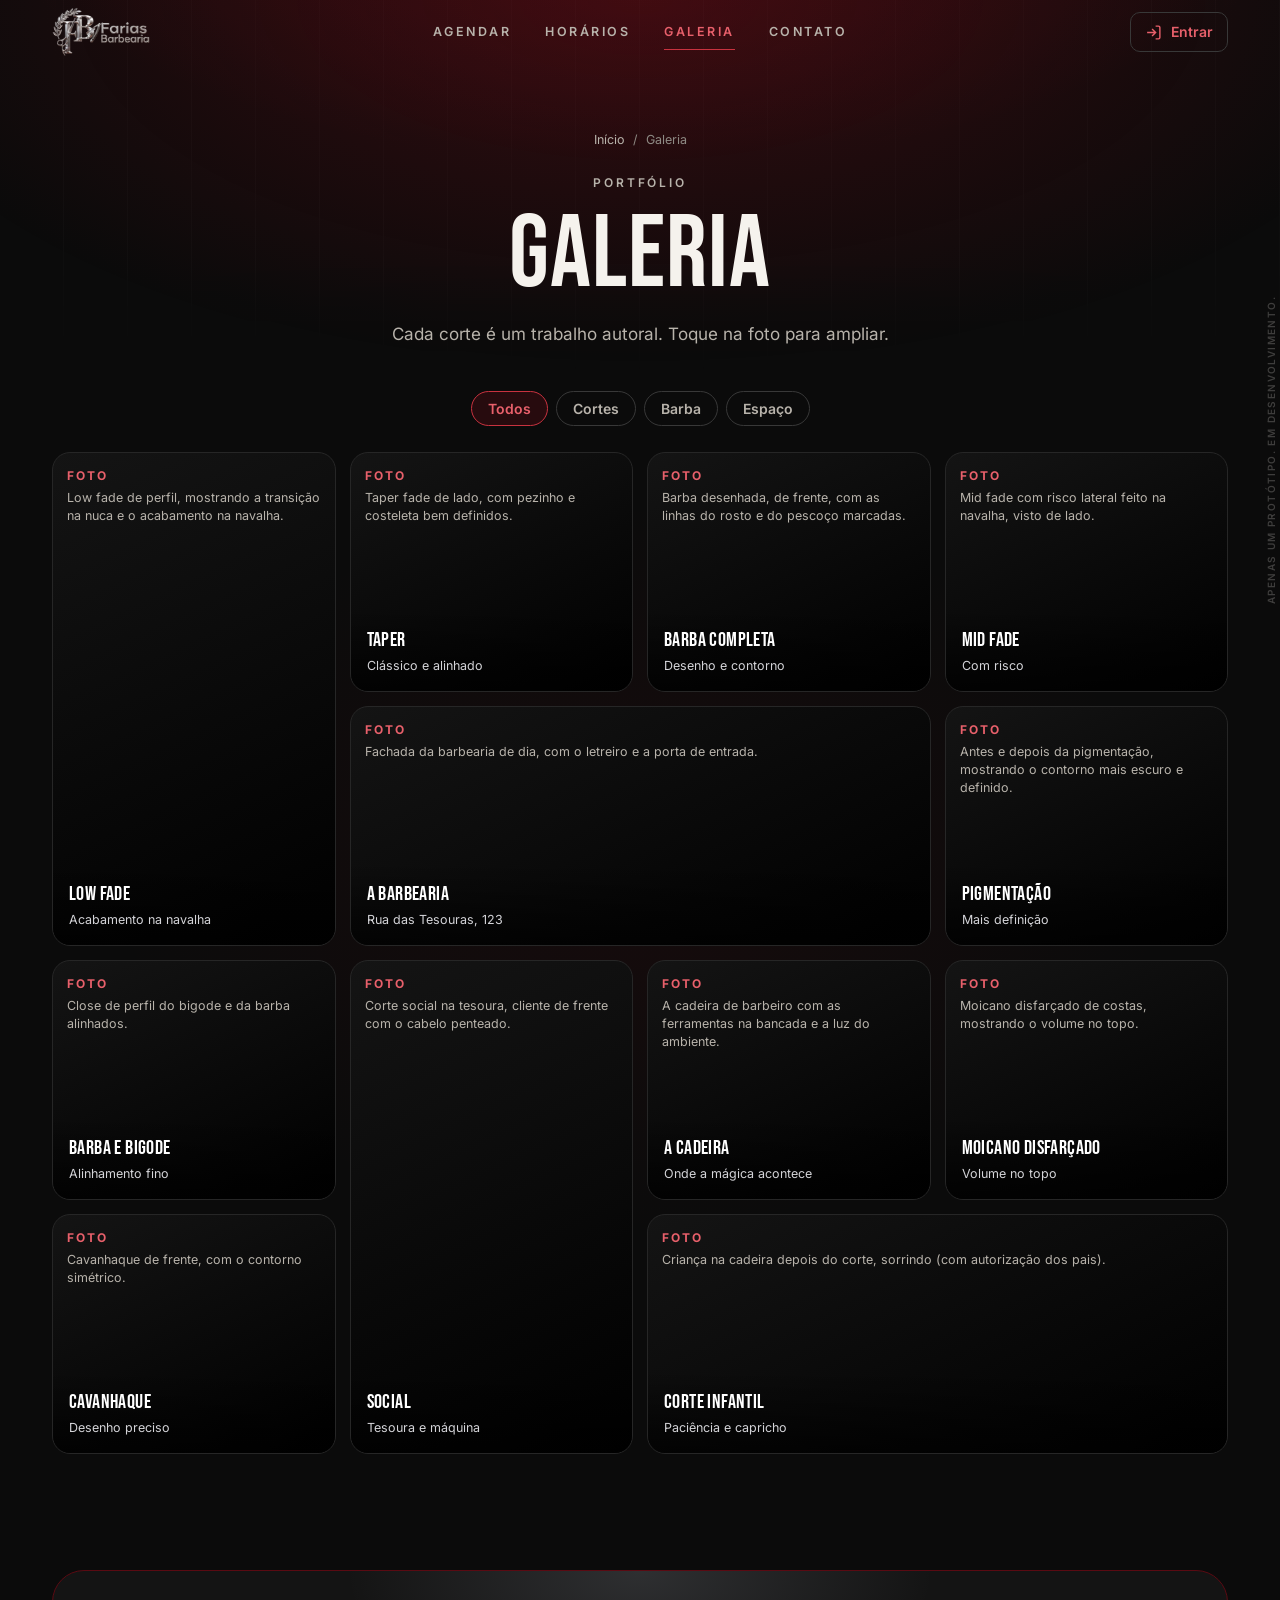
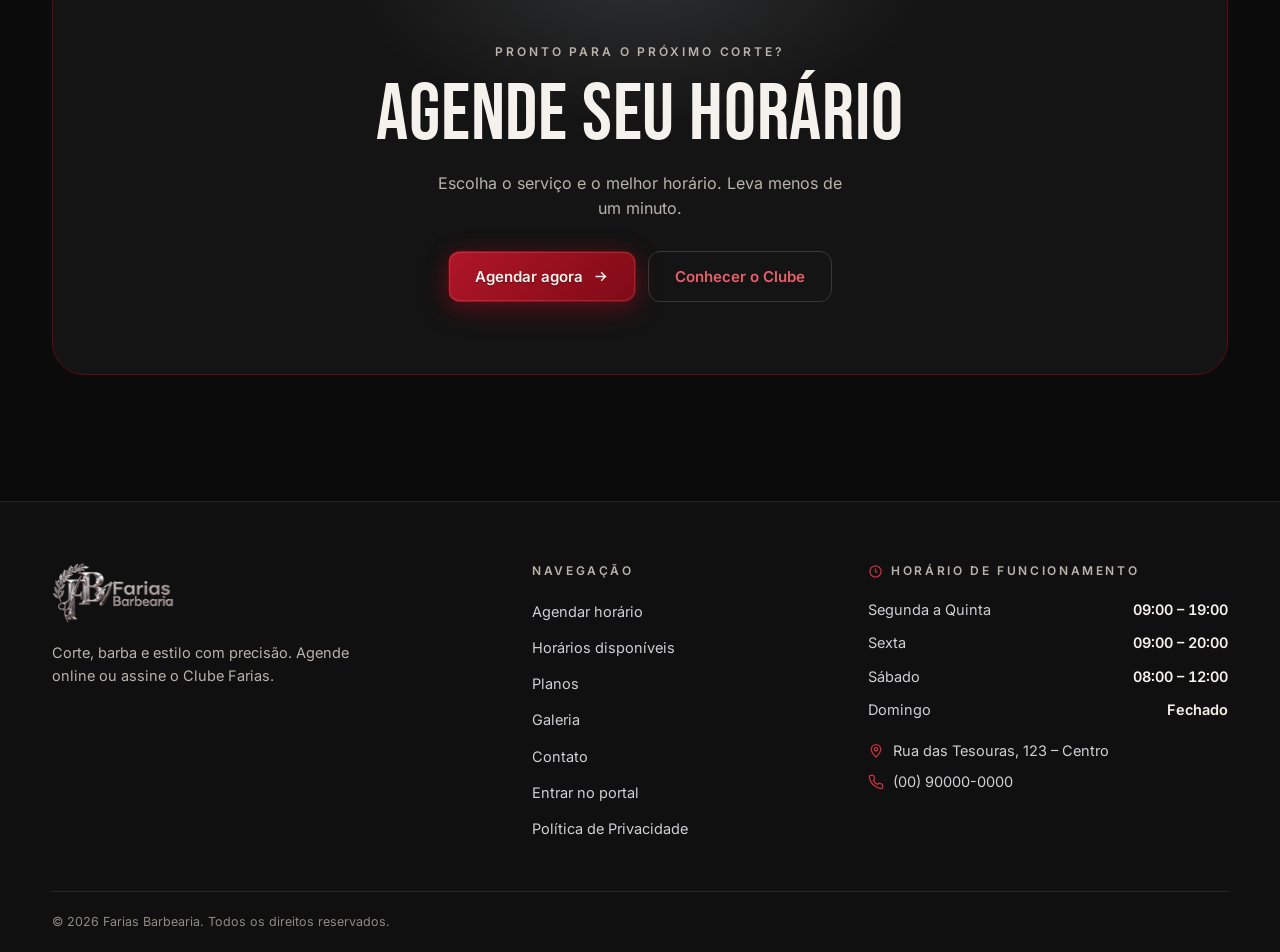
<file: barber/galeria.html>
<!doctype html>
<html lang="pt-BR" class="guard">
<head>
<meta charset="utf-8">
<meta name="viewport" content="width=device-width, initial-scale=1">
<script src="guard.js?v=20261117c"></script>
<title>Galeria | Farias Barbearia</title>
<meta name="description" content="Cortes, barbas e o espaço da Farias Barbearia.">
<link rel="preload" href="fonts/bebas-neue.woff2" as="font" type="font/woff2" crossorigin>
<link rel="preload" href="fonts/inter.woff2" as="font" type="font/woff2" crossorigin>
<link rel="icon" href="favicon.png" type="image/png">
<link rel="apple-touch-icon" href="apple-touch-icon.png">
<link rel="canonical" href="https://agendamento.farias.app.br/barber/galeria">
<meta property="og:type" content="website">
<meta property="og:locale" content="pt_BR">
<meta property="og:site_name" content="Farias Barbearia">
<meta property="og:title" content="Galeria | Farias Barbearia">
<meta property="og:description" content="Cortes, barbas e o espaço da Farias Barbearia.">
<meta property="og:url" content="https://agendamento.farias.app.br/barber/galeria">
<meta property="og:image" content="https://agendamento.farias.app.br/barber/og-image.jpg">
<meta property="og:image:width" content="1200">
<meta property="og:image:height" content="630">
<meta name="twitter:card" content="summary_large_image">
<meta name="theme-color" content="#0b0b0b">
<link rel="stylesheet" href="site.css?v=20261117c">
</head>
<body>
<a class="skip" href="#main">Pular para o conteúdo</a>
<header>
  <div class="wrap nav">
    <a href="index.html" class="logo" translate="no"><img class="logo-img" src="logo-h.webp" alt="Farias Barbearia" width="560" height="285"></a>
    <nav class="menu" id="menu"><a href="agendar.html">Agendar</a><a href="horarios.html">Horários</a><a href="galeria.html" class="on" aria-current="page">Galeria</a><a href="contato.html">Contato</a></nav>
    <div style="display:flex;gap:10px;align-items:center">
      <a href="entrar.html" class="btn btn-ghost btn-sm"><svg viewBox="0 0 24 24" fill="none" stroke="currentColor" stroke-width="2"><path d="M15 3h4a2 2 0 0 1 2 2v14a2 2 0 0 1-2 2h-4M10 17l5-5-5-5M15 12H3"/></svg>Entrar</a>
      <button class="burger" id="burger" aria-label="Menu" aria-expanded="false"><i></i><i></i><i></i></button>
    </div>
  </div>
  <nav class="mnav" id="mnav"><a href="agendar.html">Agendar</a><a href="horarios.html">Horários</a><a href="galeria.html" class="on" aria-current="page">Galeria</a><a href="contato.html">Contato</a><a href="entrar.html">Entrar</a></nav>
</header>
<main id="main">

<section class="page-top glow">
  <div class="wrap">
    <div class="crumb"><a href="index.html">Início</a><span>/</span>Galeria</div>
    <div class="eyebrow">Portfólio</div>
    <h1 class="bebas">Galeria</h1>
    <p>Cada corte é um trabalho autoral. Toque na foto para ampliar.</p>
  </div>
</section>

<section style="padding-top:10px">
  <div class="wrap">
    <div class="gfilters" id="gfilters"><button class="on" data-f="all">Todos</button><button data-f="cortes">Cortes</button><button data-f="barba">Barba</button><button data-f="espaco">Espaço</button></div>
    <div class="gal" id="gal">
      <button class="gi" data-cat="cortes"><span class="ph"><em>Foto</em>Low fade de perfil, mostrando a transição na nuca e o acabamento na navalha.</span><div class="cap"><b>Low fade</b>Acabamento na navalha</div><i class="zoom"></i></button>
      <button class="gi" data-cat="cortes"><span class="ph"><em>Foto</em>Taper fade de lado, com pezinho e costeleta bem definidos.</span><div class="cap"><b>Taper</b>Clássico e alinhado</div><i class="zoom"></i></button>
      <button class="gi" data-cat="barba"><span class="ph"><em>Foto</em>Barba desenhada, de frente, com as linhas do rosto e do pescoço marcadas.</span><div class="cap"><b>Barba completa</b>Desenho e contorno</div><i class="zoom"></i></button>
      <button class="gi" data-cat="cortes"><span class="ph"><em>Foto</em>Mid fade com risco lateral feito na navalha, visto de lado.</span><div class="cap"><b>Mid fade</b>Com risco</div><i class="zoom"></i></button>
      <button class="gi" data-cat="espaco"><span class="ph"><em>Foto</em>Fachada da barbearia de dia, com o letreiro e a porta de entrada.</span><div class="cap"><b>A barbearia</b>Rua das Tesouras, 123</div><i class="zoom"></i></button>
      <button class="gi" data-cat="cortes"><span class="ph"><em>Foto</em>Antes e depois da pigmentação, mostrando o contorno mais escuro e definido.</span><div class="cap"><b>Pigmentação</b>Mais definição</div><i class="zoom"></i></button>
      <button class="gi" data-cat="barba"><span class="ph"><em>Foto</em>Close de perfil do bigode e da barba alinhados.</span><div class="cap"><b>Barba e bigode</b>Alinhamento fino</div><i class="zoom"></i></button>
      <button class="gi" data-cat="cortes"><span class="ph"><em>Foto</em>Corte social na tesoura, cliente de frente com o cabelo penteado.</span><div class="cap"><b>Social</b>Tesoura e máquina</div><i class="zoom"></i></button>
      <button class="gi" data-cat="espaco"><span class="ph"><em>Foto</em>A cadeira de barbeiro com as ferramentas na bancada e a luz do ambiente.</span><div class="cap"><b>A cadeira</b>Onde a mágica acontece</div><i class="zoom"></i></button>
      <button class="gi" data-cat="cortes"><span class="ph"><em>Foto</em>Moicano disfarçado de costas, mostrando o volume no topo.</span><div class="cap"><b>Moicano disfarçado</b>Volume no topo</div><i class="zoom"></i></button>
      <button class="gi" data-cat="barba"><span class="ph"><em>Foto</em>Cavanhaque de frente, com o contorno simétrico.</span><div class="cap"><b>Cavanhaque</b>Desenho preciso</div><i class="zoom"></i></button>
      <button class="gi" data-cat="cortes"><span class="ph"><em>Foto</em>Criança na cadeira depois do corte, sorrindo (com autorização dos pais).</span><div class="cap"><b>Corte infantil</b>Paciência e capricho</div><i class="zoom"></i></button>
    </div>
  </div>
</section>

<!-- CTA -->
<section style="padding-top:20px">
  <div class="wrap">
    <div class="cta">
      <div class="eyebrow">Pronto para o próximo corte?</div>
      <h2 class="bebas">Agende seu horário</h2>
      <p>Escolha o serviço e o melhor horário. Leva menos de um minuto.</p>
      <div class="actions"><a href="agendar.html" class="btn btn-primary">Agendar agora <svg viewBox="0 0 24 24" fill="none" stroke="currentColor" stroke-width="2"><path d="M5 12h14M13 6l6 6-6 6"/></svg></a><a href="index.html#planos" class="btn btn-ghost">Conhecer o Clube</a></div>
    </div>
  </div>
</section>

</main>
<!-- FOOTER / CONTATO -->
<footer>
  <div class="wrap">
    <div class="foot">
      <div>
        <a href="index.html" class="logo" translate="no"><img class="logo-img" src="logo-h.webp" alt="Farias Barbearia" width="560" height="285"></a>
        <p>Corte, barba e estilo com precisão. Agende online ou assine o Clube Farias.</p>
      </div>
      <div>
        <h5>Navegação</h5>
        <ul><li><a href="agendar.html">Agendar horário</a></li><li><a href="horarios.html">Horários disponíveis</a></li><li><a href="index.html#planos">Planos</a></li><li><a href="galeria.html">Galeria</a></li><li><a href="contato.html">Contato</a></li><li><a href="entrar.html">Entrar no portal</a></li><li><a href="privacidade.html">Política de Privacidade</a></li></ul>
      </div>
      <div>
        <h5><svg viewBox="0 0 24 24" fill="none" stroke="currentColor" stroke-width="2"><circle cx="12" cy="12" r="9"/><path d="M12 7v5l3 2"/></svg>Horário de funcionamento</h5>
        <ul class="hours">
          <li>Segunda a Quinta<b>09:00 – 19:00</b></li>
          <li>Sexta<b>09:00 – 20:00</b></li>
          <li>Sábado<b>08:00 – 12:00</b></li>
          <li>Domingo<b>Fechado</b></li>
        </ul>
        <div class="contact">
          <div><svg viewBox="0 0 24 24" fill="none" stroke="currentColor" stroke-width="2"><path d="M12 21s-7-6.2-7-11.5a7 7 0 0 1 14 0C19 14.8 12 21 12 21z"/><circle cx="12" cy="9.5" r="2.5"/></svg><span data-k="address">Rua das Tesouras, 123 – Centro</span></div>
          <div><svg viewBox="0 0 24 24" fill="none" stroke="currentColor" stroke-width="2"><path d="M22 16.9v3a2 2 0 0 1-2.2 2 19.8 19.8 0 0 1-8.6-3.1 19.5 19.5 0 0 1-6-6A19.8 19.8 0 0 1 2.1 4.2 2 2 0 0 1 4.1 2h3a2 2 0 0 1 2 1.7c.1.9.4 1.8.7 2.7a2 2 0 0 1-.5 2.1L8 9.8a16 16 0 0 0 6 6l1.3-1.3a2 2 0 0 1 2.1-.4c.9.3 1.8.6 2.7.7a2 2 0 0 1 1.7 2z"/></svg><span data-k="phone">(00) 90000-0000</span></div>
        </div>
      </div>
    </div>
    <div class="bar"><span>© 2026 <span translate="no">Farias Barbearia</span>. Todos os direitos reservados.</span></div>
  </div>
</footer>

<div class="lightbox" id="lightbox" role="dialog" aria-label="Foto ampliada">
  <button class="lb-x" id="lb-close" aria-label="Fechar">&times;</button>
  <button class="lb-nav prev" id="lb-prev" aria-label="Anterior">‹</button>
  <div class="lb-frame" id="lb-frame"><div class="lb-img">Foto</div><div class="lb-cap"><b id="lb-title"></b><span id="lb-sub"></span><small id="lb-count"></small></div></div>
  <button class="lb-nav next" id="lb-next" aria-label="Próxima">›</button>
</div>
<script src="store.js?v=20261117c"></script>
<script src="site.js?v=20261117c"></script>
</body>
</html>
</file>
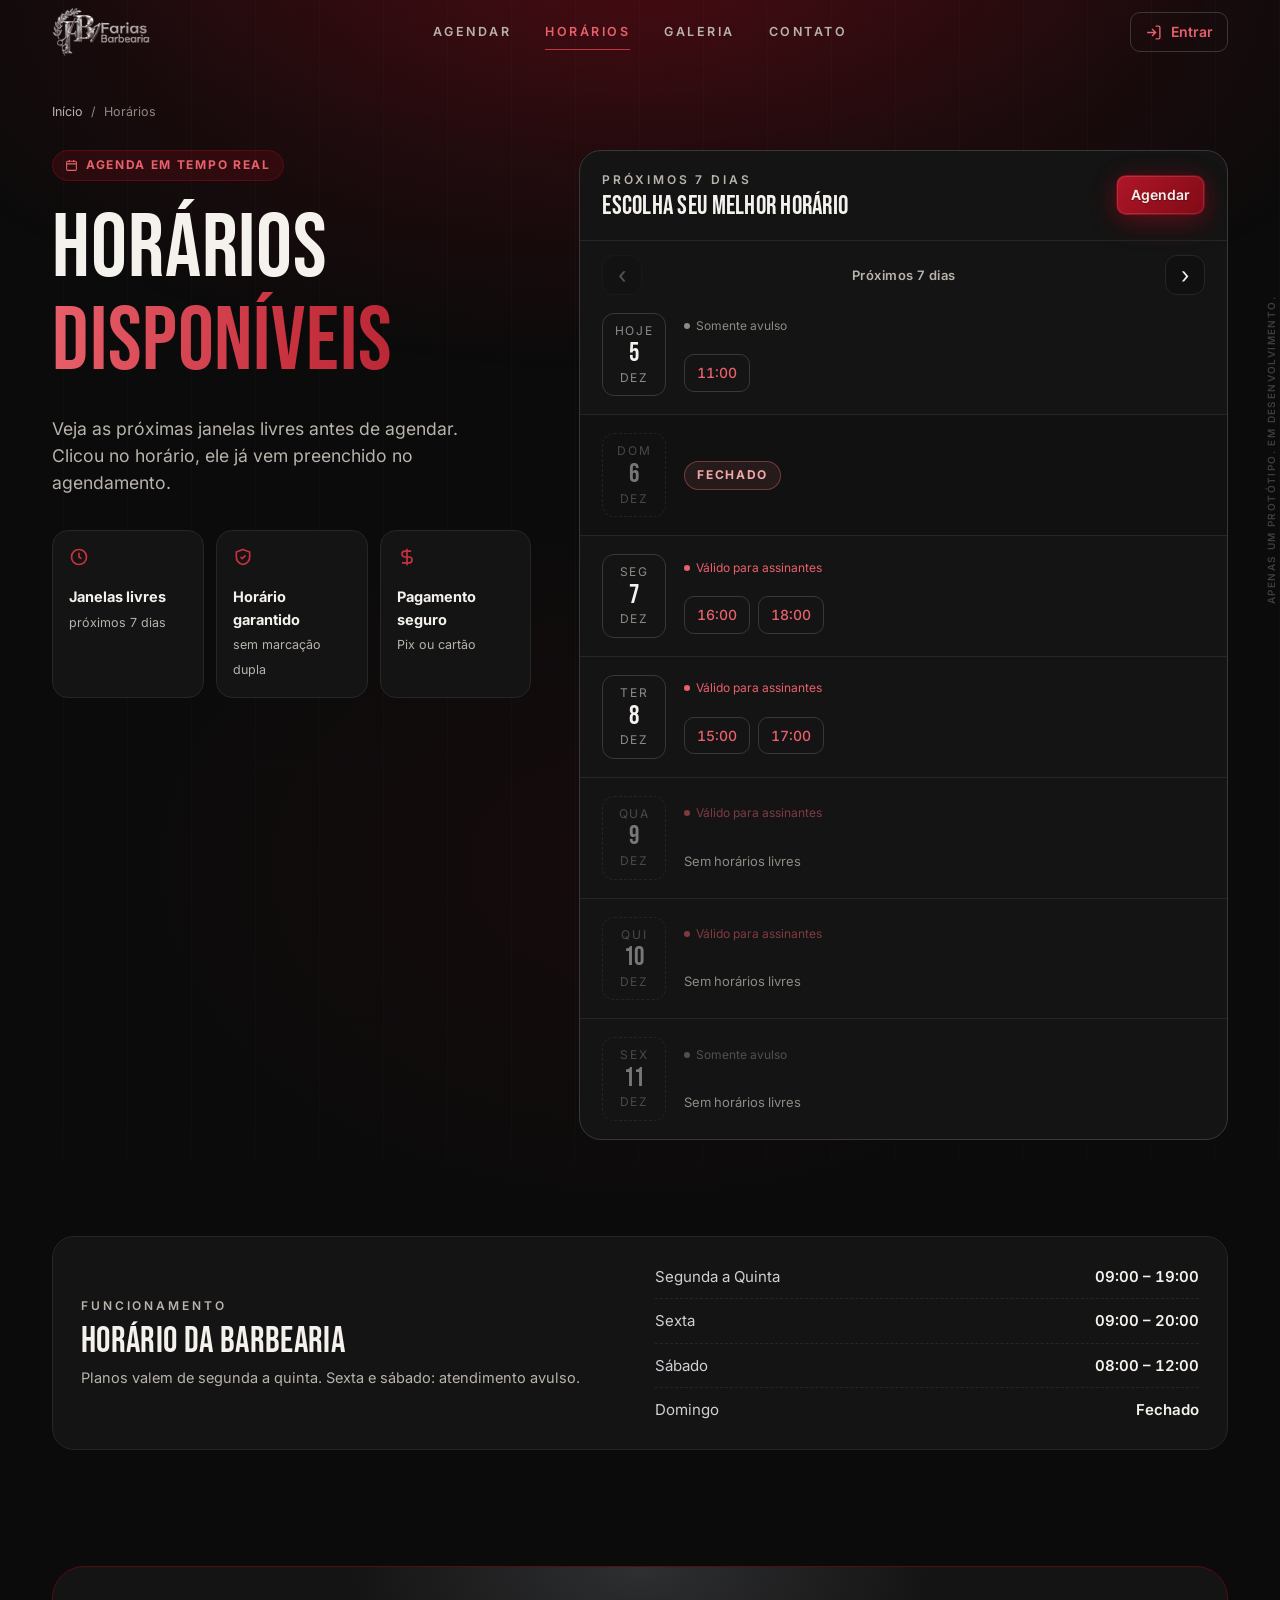
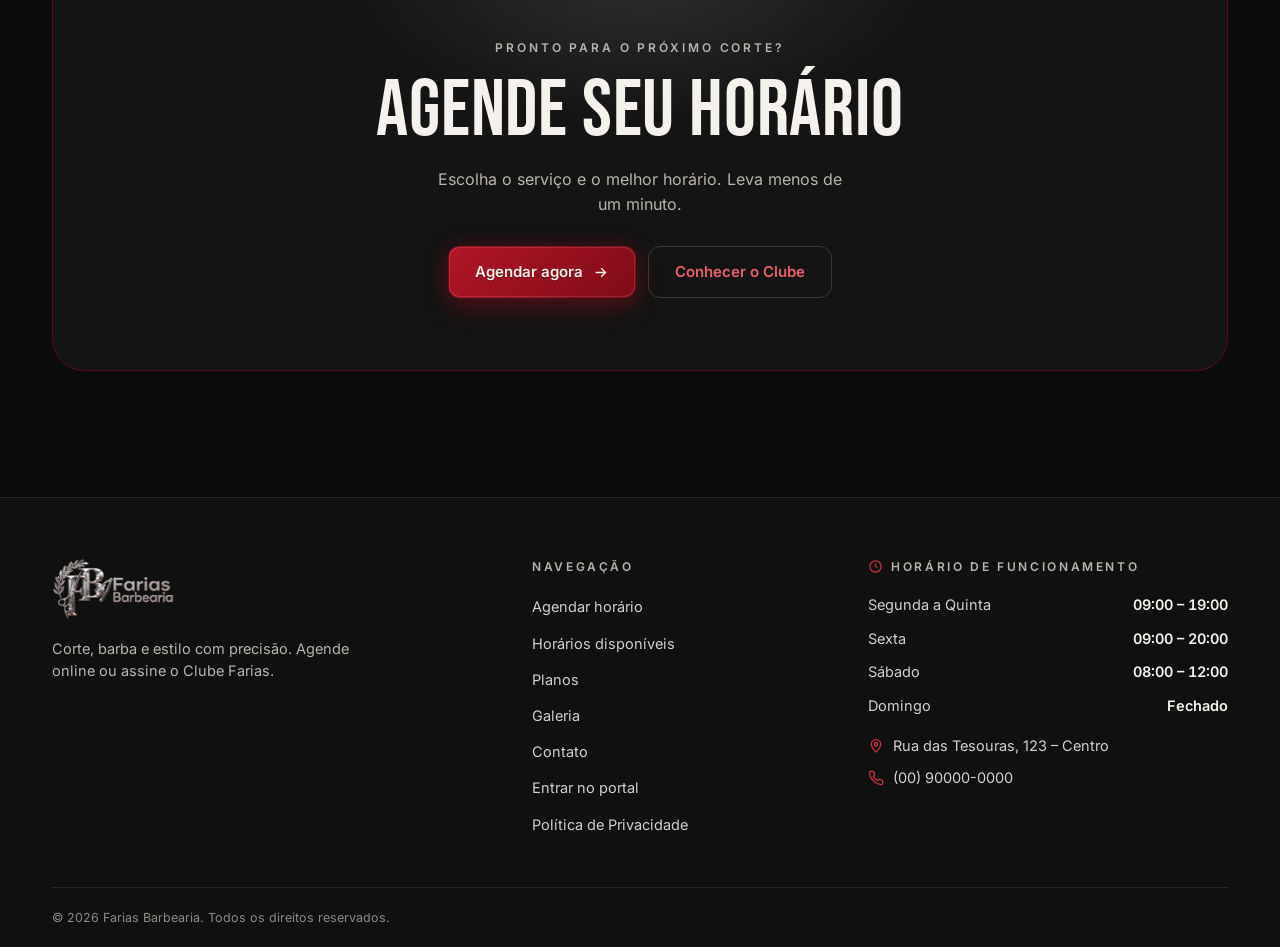
<file: barber/horarios.html>
<!doctype html>
<html lang="pt-BR" class="guard">
<head>
<meta charset="utf-8">
<meta name="viewport" content="width=device-width, initial-scale=1">
<script src="guard.js?v=20261117c"></script>
<title>Horários disponíveis | Farias Barbearia</title>
<meta name="description" content="Veja os horários livres da semana e agende com o Farias.">
<link rel="preload" href="fonts/bebas-neue.woff2" as="font" type="font/woff2" crossorigin>
<link rel="preload" href="fonts/inter.woff2" as="font" type="font/woff2" crossorigin>
<link rel="icon" href="favicon.png" type="image/png">
<link rel="apple-touch-icon" href="apple-touch-icon.png">
<link rel="canonical" href="https://agendamento.farias.app.br/barber/horarios">
<meta property="og:type" content="website">
<meta property="og:locale" content="pt_BR">
<meta property="og:site_name" content="Farias Barbearia">
<meta property="og:title" content="Horários disponíveis | Farias Barbearia">
<meta property="og:description" content="Veja os horários livres da semana e agende com o Farias.">
<meta property="og:url" content="https://agendamento.farias.app.br/barber/horarios">
<meta property="og:image" content="https://agendamento.farias.app.br/barber/og-image.jpg">
<meta property="og:image:width" content="1200">
<meta property="og:image:height" content="630">
<meta name="twitter:card" content="summary_large_image">
<meta name="theme-color" content="#0b0b0b">
<link rel="stylesheet" href="site.css?v=20261117c">
</head>
<body>
<a class="skip" href="#main">Pular para o conteúdo</a>
<header>
  <div class="wrap nav">
    <a href="index.html" class="logo" translate="no"><img class="logo-img" src="logo-h.webp" alt="Farias Barbearia" width="560" height="285"></a>
    <nav class="menu" id="menu"><a href="agendar.html">Agendar</a><a href="horarios.html" class="on" aria-current="page">Horários</a><a href="galeria.html">Galeria</a><a href="contato.html">Contato</a></nav>
    <div style="display:flex;gap:10px;align-items:center">
      <a href="entrar.html" class="btn btn-ghost btn-sm"><svg viewBox="0 0 24 24" fill="none" stroke="currentColor" stroke-width="2"><path d="M15 3h4a2 2 0 0 1 2 2v14a2 2 0 0 1-2 2h-4M10 17l5-5-5-5M15 12H3"/></svg>Entrar</a>
      <button class="burger" id="burger" aria-label="Menu" aria-expanded="false"><i></i><i></i><i></i></button>
    </div>
  </div>
  <nav class="mnav" id="mnav"><a href="agendar.html">Agendar</a><a href="horarios.html" class="on" aria-current="page">Horários</a><a href="galeria.html">Galeria</a><a href="contato.html">Contato</a><a href="entrar.html">Entrar</a></nav>
</header>
<main id="main">

<!-- HORARIOS -->
<section class="glow page-first" id="horarios">
  <div class="crumb-wrap wrap"><div class="crumb"><a href="index.html">Início</a><span>/</span>Horários</div></div>
  <div class="wrap hrs">
    <div>
      <div class="pill"><svg viewBox="0 0 24 24" fill="none" stroke="currentColor" stroke-width="2"><rect x="3" y="4" width="18" height="17" rx="2"/><path d="M3 9h18M8 2v4M16 2v4"/></svg>Agenda em tempo real</div>
      <h1 class="bebas">Horários<em>disponíveis</em></h1>
      <p class="lead">Veja as próximas janelas livres antes de agendar. Clicou no horário, ele já vem preenchido no agendamento.</p>
      <div class="feats">
        <div class="feat-c"><svg viewBox="0 0 24 24" fill="none" stroke="currentColor" stroke-width="2"><circle cx="12" cy="12" r="9"/><path d="M12 7v5l3 2"/></svg><b>Janelas livres</b><small>próximos 7 dias</small></div>
        <div class="feat-c"><svg viewBox="0 0 24 24" fill="none" stroke="currentColor" stroke-width="2"><path d="M12 3l8 3v6c0 5-3.5 8-8 9-4.5-1-8-4-8-9V6z"/><path d="M9 12l2 2 4-4"/></svg><b>Horário garantido</b><small>sem marcação dupla</small></div>
        <div class="feat-c"><svg viewBox="0 0 24 24" fill="none" stroke="currentColor" stroke-width="2"><path d="M12 2v20M17 5H9.5a3.5 3.5 0 0 0 0 7h5a3.5 3.5 0 0 1 0 7H6"/></svg><b>Pagamento seguro</b><small>Pix ou cartão</small></div>
      </div>
    </div>
    <div class="week">
      <div class="week-h"><div><div class="eyebrow">Próximos 7 dias</div><h3 class="bebas">Escolha seu melhor horário</h3></div><a href="agendar.html" class="btn btn-primary btn-sm">Agendar</a></div>
      <div id="week"></div>
    </div>
  </div>
</section>

<section style="padding-top:0">
  <div class="wrap">
    <div class="hours-card">
      <div><div class="eyebrow">Funcionamento</div><h3 class="bebas">Horário da barbearia</h3><p>Planos valem de segunda a quinta. Sexta e sábado: atendimento avulso.</p></div>
      <ul class="hours big">
        <li>Segunda a Quinta<b>09:00 – 19:00</b></li><li>Sexta<b>09:00 – 20:00</b></li><li>Sábado<b>08:00 – 12:00</b></li><li>Domingo<b>Fechado</b></li>
      </ul>
    </div>
  </div>
</section>

<!-- CTA -->
<section style="padding-top:20px">
  <div class="wrap">
    <div class="cta">
      <div class="eyebrow">Pronto para o próximo corte?</div>
      <h2 class="bebas">Agende seu horário</h2>
      <p>Escolha o serviço e o melhor horário. Leva menos de um minuto.</p>
      <div class="actions"><a href="agendar.html" class="btn btn-primary">Agendar agora <svg viewBox="0 0 24 24" fill="none" stroke="currentColor" stroke-width="2"><path d="M5 12h14M13 6l6 6-6 6"/></svg></a><a href="index.html#planos" class="btn btn-ghost">Conhecer o Clube</a></div>
    </div>
  </div>
</section>

</main>
<!-- FOOTER / CONTATO -->
<footer>
  <div class="wrap">
    <div class="foot">
      <div>
        <a href="index.html" class="logo" translate="no"><img class="logo-img" src="logo-h.webp" alt="Farias Barbearia" width="560" height="285"></a>
        <p>Corte, barba e estilo com precisão. Agende online ou assine o Clube Farias.</p>
      </div>
      <div>
        <h5>Navegação</h5>
        <ul><li><a href="agendar.html">Agendar horário</a></li><li><a href="horarios.html">Horários disponíveis</a></li><li><a href="index.html#planos">Planos</a></li><li><a href="galeria.html">Galeria</a></li><li><a href="contato.html">Contato</a></li><li><a href="entrar.html">Entrar no portal</a></li><li><a href="privacidade.html">Política de Privacidade</a></li></ul>
      </div>
      <div>
        <h5><svg viewBox="0 0 24 24" fill="none" stroke="currentColor" stroke-width="2"><circle cx="12" cy="12" r="9"/><path d="M12 7v5l3 2"/></svg>Horário de funcionamento</h5>
        <ul class="hours">
          <li>Segunda a Quinta<b>09:00 – 19:00</b></li>
          <li>Sexta<b>09:00 – 20:00</b></li>
          <li>Sábado<b>08:00 – 12:00</b></li>
          <li>Domingo<b>Fechado</b></li>
        </ul>
        <div class="contact">
          <div><svg viewBox="0 0 24 24" fill="none" stroke="currentColor" stroke-width="2"><path d="M12 21s-7-6.2-7-11.5a7 7 0 0 1 14 0C19 14.8 12 21 12 21z"/><circle cx="12" cy="9.5" r="2.5"/></svg><span data-k="address">Rua das Tesouras, 123 – Centro</span></div>
          <div><svg viewBox="0 0 24 24" fill="none" stroke="currentColor" stroke-width="2"><path d="M22 16.9v3a2 2 0 0 1-2.2 2 19.8 19.8 0 0 1-8.6-3.1 19.5 19.5 0 0 1-6-6A19.8 19.8 0 0 1 2.1 4.2 2 2 0 0 1 4.1 2h3a2 2 0 0 1 2 1.7c.1.9.4 1.8.7 2.7a2 2 0 0 1-.5 2.1L8 9.8a16 16 0 0 0 6 6l1.3-1.3a2 2 0 0 1 2.1-.4c.9.3 1.8.6 2.7.7a2 2 0 0 1 1.7 2z"/></svg><span data-k="phone">(00) 90000-0000</span></div>
        </div>
      </div>
    </div>
    <div class="bar"><span>© 2026 <span translate="no">Farias Barbearia</span>. Todos os direitos reservados.</span></div>
  </div>
</footer>


<script src="store.js?v=20261117c"></script>
<script src="site.js?v=20261117c"></script>
</body>
</html>
</file>
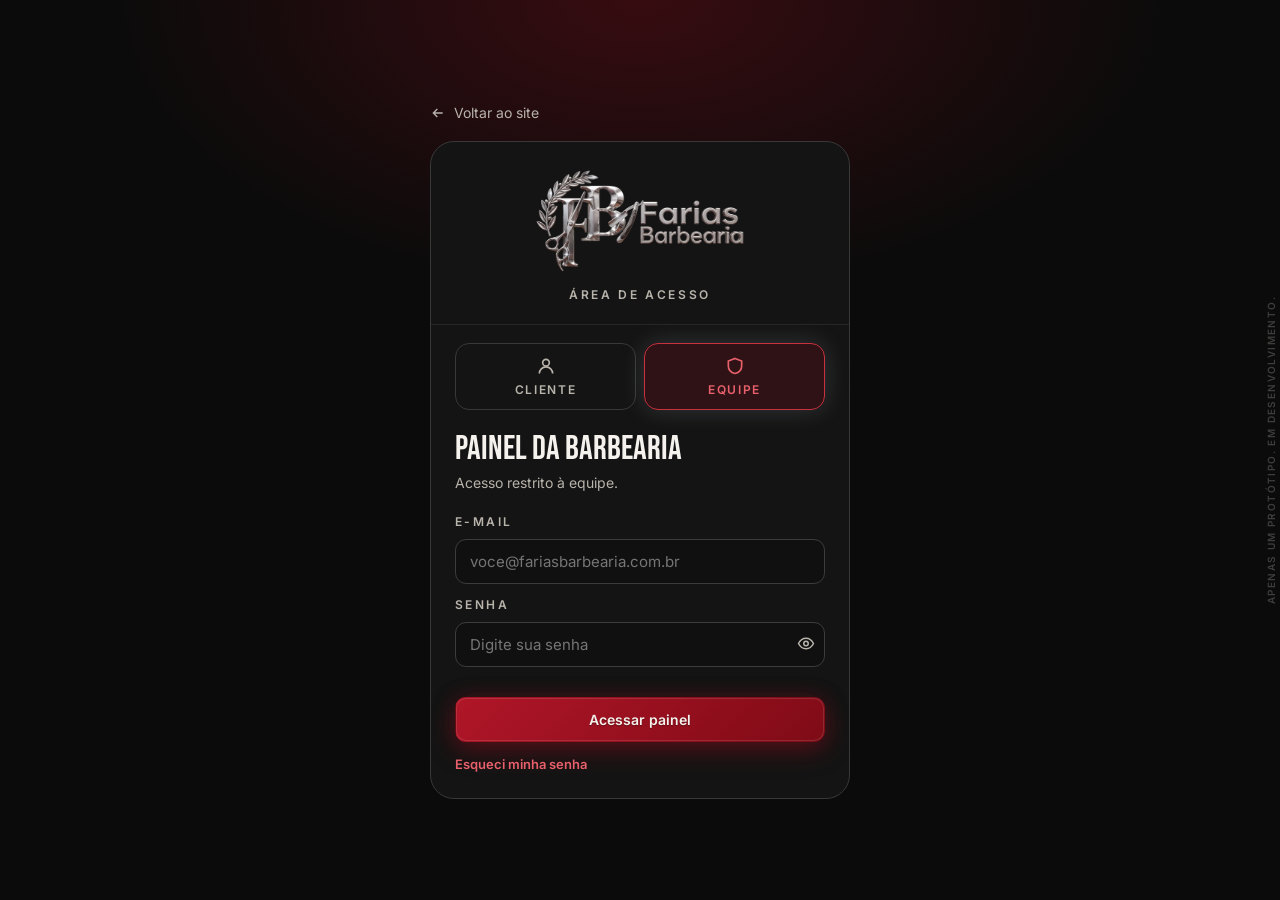
<file: barber/painel.html>
<!doctype html>
<html lang="pt-BR">
<head>
<meta charset="utf-8">
<meta name="viewport" content="width=device-width, initial-scale=1">
<title>Painel | Farias Barbearia</title>
<link rel="preload" href="fonts/bebas-neue.woff2" as="font" type="font/woff2" crossorigin>
<link rel="preload" href="fonts/inter.woff2" as="font" type="font/woff2" crossorigin>
<meta name="robots" content="noindex, nofollow">
<script src="painel-gate.js?v=20261117c"></script>
<link rel="icon" href="favicon.png" type="image/png">
<link rel="apple-touch-icon" href="apple-touch-icon.png">
<meta name="theme-color" content="#0b0b0b">
<link rel="stylesheet" href="app.css?v=20261117c">
<style>
.app{display:grid;grid-template-columns:236px 1fr;min-height:100vh;background:linear-gradient(90deg,var(--bg-2) 235px,var(--line) 235px 236px,transparent 236px)}
.side{padding:18px 12px;display:flex;flex-direction:column;gap:16px;position:sticky;top:0;height:100vh;overflow-y:auto}
.nav{display:grid;gap:2px}
.ngrp{font-size:12px;font-weight:600;letter-spacing:.2em;text-transform:uppercase;color:var(--dim);padding:12px 12px 4px}
.tab{display:flex;align-items:center;gap:11px;padding:9px 12px;border-radius:10px;color:var(--muted);font-weight:500;font-size:14px;cursor:pointer;border:0;background:none;text-align:left;width:100%;white-space:nowrap;transition:background .15s,color .15s}
.tab svg{width:17px;height:17px;flex:0 0 17px}
.tab:hover{color:var(--txt);background:var(--card)}
.tab.on{color:var(--teal-2);background:var(--teal-bg)}
.tab .cnt{margin-left:auto;font-size:12px;font-weight:700;background:var(--bad-bg);color:var(--bad);border-radius:999px;padding:1px 7px}
.side .me{margin-top:auto;display:flex;align-items:center;gap:10px;padding:11px;border:1px solid var(--line);border-radius:14px}
.av{width:34px;height:34px;border-radius:50%;background:var(--teal);color:#ffffff;font-weight:700;font-size:13px;display:grid;place-items:center;flex:0 0 34px}
.side .me small{display:block;color:var(--dim);font-size:12px}.side .me b{font-size:14px}
main{padding:26px 30px 70px;min-width:0}
.top{display:flex;justify-content:space-between;align-items:flex-end;gap:16px;flex-wrap:wrap;margin-bottom:22px}
h1{font-family:"Bebas Neue";font-weight:400;font-size:40px;line-height:1}
.top p{color:var(--muted);font-size:14px;margin-top:4px}
.acts{display:flex;gap:8px;flex-wrap:wrap;align-items:center}
.view{display:none}.view.on{display:block}
.kpis{display:grid;grid-template-columns:repeat(5,1fr);gap:12px;margin-bottom:16px}
.kpi{padding:15px}
.kpi small{display:block;font-size:12px;font-weight:600;letter-spacing:.14em;text-transform:uppercase;color:var(--dim)}
.kpi b{display:block;font-family:"Bebas Neue";font-weight:400;font-size:32px;line-height:1.1;margin-top:6px}
.kpi span{font-size:12.5px;color:var(--muted)}
.up{color:var(--teal-2)!important}.dn{color:var(--bad)!important}
.g21{display:grid;grid-template-columns:1.6fr 1fr;gap:16px}
.g11{display:grid;grid-template-columns:1fr 1fr;gap:16px}
.box{padding:20px}
.box+.box{margin-top:16px}
.box h3{font-size:15px;font-weight:600;margin-bottom:14px;display:flex;justify-content:space-between;align-items:center;gap:10px;flex-wrap:wrap}
.box h3 small{font-size:12.5px;color:var(--muted);font-weight:400}
.hint{font-size:12.5px;color:var(--dim)}
/* hoje */
.ti{display:grid;grid-template-columns:58px 1fr auto;gap:14px;align-items:center;padding:11px 4px;border-top:1px solid var(--line)}
.ti:first-child{border:0}
.ti .h{font-family:"Bebas Neue";font-size:22px;line-height:1;color:var(--muted)}
.ti strong{font-size:14.5px;display:block}
.ti .inf span{font-size:12.5px;color:var(--muted)}
.ti .r{display:flex;gap:6px;align-items:center;flex-wrap:wrap;justify-content:flex-end}
.ti.done .h,.ti.done strong{color:var(--dim)}
.ti.now{background:var(--teal-bg);border-radius:12px;border-color:transparent}
.al{display:flex;gap:12px;padding:12px;border:1px solid var(--line);border-radius:12px;background:var(--bg-2);align-items:flex-start}
.al+.al{margin-top:10px}
.al .ic{width:32px;height:32px;border-radius:10px;display:grid;place-items:center;flex:0 0 32px}
.al .ic svg{width:16px;height:16px}
.al b{font-size:14px;display:block}.al span{font-size:12.5px;color:var(--muted)}
.al .btn{margin-top:8px}
/* agenda */
.cal-wrap{overflow-x:auto}
.cal{display:grid;grid-template-columns:52px repeat(6,minmax(128px,1fr));min-width:840px}
.cal .hd{padding:10px 8px;text-align:center;border-bottom:1px solid var(--line);font-size:12px;color:var(--muted)}
.cal .hd b{display:block;font-family:"Bebas Neue";font-size:24px;font-weight:400;color:var(--txt);line-height:1}
.cal .hd.today b{color:var(--teal)}
.cal .hd.hol{color:var(--warn)}
.hcol div{height:56px;font-size:12px;color:var(--dim);text-align:right;padding-right:8px;transform:translateY(-7px)}
.dcol{position:relative;border-left:1px solid var(--line);background:repeating-linear-gradient(180deg,transparent 0 55px,var(--line) 55px 56px)}
.ev{position:absolute;left:4px;right:4px;border-radius:8px;padding:4px 7px;font-size:12px;line-height:1.3;overflow:hidden;border:0;border-left:3px solid;text-align:left;cursor:pointer;font-family:inherit;transition:filter .15s,transform .15s}
.ev:hover{filter:brightness(1.25);z-index:2}
.ev b{display:block;font-size:12px;white-space:nowrap;overflow:hidden;text-overflow:ellipsis}
.ev{z-index:1}.ev.block{z-index:0}
.ev.plan{background:rgba(207,213,227,.14);border-color:var(--teal);color:#e4e4e7}
.ev.avl{background:rgba(122,167,230,.13);border-color:var(--info);color:var(--txt)}
.ev.block{background:repeating-linear-gradient(45deg,#0f0f0f 0 6px,#0a0a0a 6px 12px);border-color:var(--dim);color:var(--muted)}
.ev.miss{background:var(--bad-bg);border-color:var(--bad);color:var(--txt)}
.ev.done{opacity:.55}
.closed{position:absolute;left:0;right:0;display:grid;place-items:center;color:var(--dim);font-size:12px;background:rgba(0,0,0,.25)}
.legend{display:flex;gap:16px;font-size:12.5px;color:var(--muted);flex-wrap:wrap}
.legend i{display:inline-block;width:10px;height:10px;border-radius:3px;margin-right:6px;vertical-align:-1px}
/* tabelas */
.tw{overflow-x:auto}
table{width:100%;border-collapse:collapse;font-size:14px}
th{text-align:left;font-size:12px;font-weight:600;letter-spacing:.14em;text-transform:uppercase;color:var(--dim);padding:0 12px 10px;white-space:nowrap}
td{padding:11px 12px;border-top:1px solid var(--line);white-space:nowrap;vertical-align:middle}
td small{display:block;color:var(--dim);font-size:12px}
tr.click{cursor:pointer}tr.click:hover td{background:rgba(255,255,255,.02)}
.rowbtn{font:inherit;font-weight:700;color:inherit;background:none;border:0;padding:0;cursor:pointer;text-align:left}
.ferr{color:var(--bad);font-size:13px;margin-top:6px}.inp[aria-invalid="true"]{border-color:var(--bad)}
.r{text-align:right}
.filters{display:flex;gap:8px;flex-wrap:wrap;align-items:center;margin-bottom:14px}
.fbtn{border:1px solid var(--line-2);background:none;color:var(--muted);border-radius:999px;padding:6px 13px;font-size:13px;font-weight:600;cursor:pointer}
.fbtn.on{border-color:var(--teal);color:var(--teal-2);background:var(--teal-bg)}
.search{margin-left:auto;max-width:240px;padding:8px 12px;font-size:14px}
.mini-bar{width:80px;height:6px;border-radius:6px;background:#1e1e1e;overflow:hidden;display:inline-block;vertical-align:middle;margin-right:8px}
.mini-bar i{display:block;height:100%;background:var(--teal)}
.pcards{display:grid;grid-template-columns:repeat(4,1fr);gap:12px;margin-bottom:16px}
.pc{padding:15px}.pc small{font-size:12.5px;color:var(--muted)}
.pc b{display:block;font-family:"Bebas Neue";font-weight:400;font-size:30px;line-height:1.1}.pc span{font-size:12px;color:var(--dim)}
/* financeiro */
.chart{display:flex;align-items:flex-end;gap:18px;height:220px;padding:10px 4px 0;border-bottom:1px solid var(--line)}
.col{flex:1;display:flex;flex-direction:column;align-items:center;gap:6px;height:100%;justify-content:flex-end}
.stack{width:100%;max-width:54px;display:flex;flex-direction:column-reverse;border-radius:6px 6px 0 0;overflow:hidden}
.stack i{display:block}.stack .s1{background:var(--teal)}.stack .s2{background:var(--info)}
.col .v{font-size:12px;color:var(--muted)}
.xl{display:flex;gap:18px;padding:8px 4px 0}.xl span{flex:1;text-align:center;font-size:12px;color:var(--dim)}
/* formulários */
.form{display:grid;gap:12px}
.two{display:grid;grid-template-columns:1fr 1fr;gap:10px}
.three{display:grid;grid-template-columns:1fr 1fr 1fr;gap:10px}
.fl label{display:block;font-size:12px;font-weight:600;letter-spacing:.14em;text-transform:uppercase;color:var(--muted);margin-bottom:6px}
.inp{padding:10px 12px;font-size:14px}
textarea.inp{resize:vertical;min-height:70px;line-height:1.45}
select.inp{appearance:none;background-image:linear-gradient(45deg,transparent 50%,var(--muted) 50%),linear-gradient(135deg,var(--muted) 50%,transparent 50%);background-position:calc(100% - 18px) 50%,calc(100% - 13px) 50%;background-size:5px 5px;background-repeat:no-repeat;padding-right:32px}
.sw{position:relative;width:40px;height:22px;flex:0 0 40px;display:inline-block}
.sw input{position:absolute;inset:0;width:100%;height:100%;margin:0;opacity:0;cursor:pointer;z-index:1}.sw input:focus-visible+span{outline:2px solid #e3e8f2;outline-offset:2px}
.sw span{position:absolute;inset:0;border-radius:22px;background:#262626;cursor:pointer;transition:.2s}
.sw span::after{content:"";position:absolute;top:3px;left:3px;width:16px;height:16px;border-radius:50%;background:#b8b3ab;transition:.2s}
.sw input:checked+span{background:var(--teal-d)}
.sw input:checked+span::after{left:21px;background:var(--teal-2)}
.sw input:disabled+span{opacity:.5;cursor:not-allowed}
.set{display:flex;justify-content:space-between;align-items:center;gap:14px;padding:11px 0;border-top:1px solid var(--line);font-size:14px}
.set:first-of-type{border:0}
.set small{display:block;color:var(--dim);font-size:12.5px}
.set select{width:auto;min-width:120px}
.days-pick{display:flex;gap:6px;flex-wrap:wrap}
.days-pick button{font:inherit;background:none;border:1px solid var(--line-2);border-radius:8px;padding:6px 10px;font-size:13px;cursor:pointer;color:var(--muted);user-select:none}
.days-pick button.on{border-color:var(--teal);color:var(--teal-2);background:var(--teal-bg)}
.hrow{display:grid;grid-template-columns:120px 1fr 1fr 50px;gap:10px;align-items:center;font-size:14px;padding:6px 0}
.list-ed{display:grid;gap:10px}
.li-ed{display:grid;gap:8px;padding:12px;border:1px solid var(--line);border-radius:12px;background:var(--bg-2);position:relative}
.li-ed .rm{position:absolute;top:8px;right:8px}
.gal-ed{display:grid;grid-template-columns:repeat(auto-fill,minmax(180px,1fr));gap:12px}
.gimg{position:relative;border:1px solid var(--line);border-radius:12px;overflow:hidden;background:var(--bg-2)}
.gimg .ph{aspect-ratio:4/3;background:linear-gradient(155deg,#141414,#000000) center/cover;display:grid;place-items:center;color:var(--dim);font-size:12px;letter-spacing:.14em;text-transform:uppercase}
.gimg .fields{padding:10px;display:grid;gap:6px}
.gimg .fields .inp{padding:7px 9px;font-size:13px}
.gimg .tools{position:absolute;top:8px;right:8px;display:flex;gap:6px}
.gimg .tools label,.gimg .tools button{width:30px;height:30px;border-radius:9px;background:rgba(0,0,0,.6);border:1px solid var(--line-2);color:#fff;display:grid;place-items:center;cursor:pointer}
.gimg .tools svg{width:15px;height:15px}
.chips-var{display:flex;gap:6px;flex-wrap:wrap}
.chips-var button{border:1px dashed var(--line-2);background:none;color:var(--teal-2);border-radius:8px;padding:3px 8px;font-size:12px;cursor:pointer;font-family:ui-monospace,monospace}
.msg{display:grid;grid-template-columns:1.2fr 1fr;gap:16px;padding:16px 0;border-top:1px solid var(--line)}
.msg:first-of-type{border:0;padding-top:0}
.msg .hd{display:flex;justify-content:space-between;align-items:center;gap:10px;margin-bottom:8px}
.msg .hd b{font-size:14.5px}
.bubble{background:#0b2a1e;border:1px solid #154a35;border-radius:12px 12px 12px 3px;padding:12px 14px;font-size:13.5px;color:#dff3ea;align-self:start;white-space:pre-wrap;position:relative}
.bubble small{display:block;text-align:right;color:#7fb79d;font-size:12px;margin-top:6px}
.bubble.off{opacity:.4}
.perm td{text-align:center}.perm td:first-child{text-align:left;white-space:normal}
.perm input{accent-color:#cfd5e3;width:16px;height:16px}
.loge{display:grid;grid-template-columns:92px 1fr auto;gap:14px;align-items:center;padding:12px 4px;border-top:1px solid var(--line)}
.loge:first-child{border:0}
.loge time{font-size:12.5px;color:var(--dim)}
.loge b{font-size:14px;font-weight:500;display:block}
.loge span{font-size:12.5px;color:var(--muted)}
.loge.undone b{text-decoration:line-through;color:var(--dim)}
.empty{color:var(--muted);font-size:14px;padding:10px 0}
.mbox.wide{max-width:640px}
.mbox .form{margin-top:16px}
.mact{flex-wrap:wrap}
.sec{margin-top:18px;padding-top:16px;border-top:1px solid var(--line)}
.sec h4{font-size:12px;font-weight:600;letter-spacing:.14em;text-transform:uppercase;color:var(--muted);margin-bottom:10px}
.fix{display:grid;grid-template-columns:1fr auto;gap:8px;align-items:center;margin-bottom:8px}
.fix .inp{padding:8px 10px}
.hist-mini{display:grid;gap:6px;max-height:180px;overflow:auto}
.hist-mini div{display:flex;justify-content:space-between;font-size:13px;color:var(--muted);padding:6px 0;border-bottom:1px dashed var(--line)}
.opts4{display:grid;grid-template-columns:repeat(4,1fr);gap:8px}
.opts4 .opt{text-transform:capitalize;border:1px solid var(--line-2);border-radius:12px;padding:12px 6px;text-align:center;cursor:pointer;background:var(--bg-2);font-size:13px}
.opts4 .opt.on{border-color:var(--teal);background:var(--teal-bg);color:var(--teal-2)}
@media(max-width:560px){.opts4{grid-template-columns:1fr 1fr}}
.li-ed{padding-right:52px}
.g21>.box+.box,.g11>.box+.box{margin-top:0}.g21+.box,.g11+.box,.g21+.card,.g11+.card{margin-top:16px}
.mtop{display:none}
@media(max-width:1180px){.kpis{grid-template-columns:repeat(3,1fr)}.pcards{grid-template-columns:repeat(2,1fr)}}
@media(max-width:960px){
  .app{grid-template-columns:1fr;background:none}
  .side{display:none}
  .mtop{display:block;position:sticky;top:0;z-index:40;background:rgba(5,5,11,.97);border-bottom:1px solid var(--line)}
  .mtop .row{display:flex;justify-content:space-between;align-items:center;padding:12px 16px}
  .mtop .nav{display:flex;overflow-x:auto;gap:4px;padding:0 34px 10px 10px;-webkit-mask-image:linear-gradient(to right,#000 calc(100% - 34px),transparent);mask-image:linear-gradient(to right,#000 calc(100% - 34px),transparent)}
  .mtop .ngrp{display:none}
  .mtop .tab{width:auto;padding:11px 12px;min-height:40px;font-size:13px}
  main{padding:20px 16px 60px}
  .g21,.g11,.msg{grid-template-columns:1fr}
  .kpis{grid-template-columns:repeat(2,1fr)}.kpi:last-child:nth-child(odd){grid-column:1/-1}
  .search{margin-left:0;max-width:none;width:100%}
  .hrow{grid-template-columns:1fr 1fr 50px}.hrow>span:first-child{grid-column:1/-1;font-weight:600}
}
@media(max-width:560px){.ti{grid-template-columns:48px 1fr}.ti .r{grid-column:2;justify-content:flex-start}.two,.three{grid-template-columns:1fr}.loge{grid-template-columns:1fr}.chart,.xl{gap:8px}}

/* ===== tela Hoje enxuta, menu "Mais" e WhatsApp ===== */
.tab.more .chev{width:14px;height:14px;margin-left:auto;transition:transform .2s}.tab.more.open .chev{transform:rotate(180deg)}
.nextc{padding:20px;margin-bottom:16px;border-color:var(--teal-d,var(--line-2))}
.nx-main{display:flex;gap:18px;align-items:flex-start;margin:10px 0 16px}
.nx-h{font-family:"Bebas Neue";font-size:56px;line-height:.9;font-variant-numeric:tabular-nums}
.nx-main strong{display:block;font-size:20px;line-height:1.2}.nx-main span{font-size:14px;color:var(--muted)}
.nx-note{font-size:13px;color:var(--txt);background:var(--bg-2);border:1px solid var(--line);border-radius:10px;padding:8px 10px;margin-top:10px}
.up-w{color:var(--warn)!important}
.nx-acts{display:flex;gap:8px;flex-wrap:wrap}
.tip{display:flex;gap:16px;justify-content:space-between;align-items:flex-start;padding:16px 18px;margin-bottom:16px;background:var(--teal-bg)}
.tip b{font-size:14.5px}.tip ol{margin:8px 0 8px 18px;font-size:14px;color:var(--txt);display:grid;gap:3px}.tip span{font-size:13px;color:var(--muted)}
.num{display:flex;justify-content:space-between;align-items:baseline;gap:12px;padding:10px 0;border-top:1px solid var(--line);font-size:14px;color:var(--muted)}
.num:first-of-type{border:0}.num b{font-family:"Bebas Neue";font-weight:400;font-size:24px;color:var(--txt);font-variant-numeric:tabular-nums}
.pastd{margin-top:8px;border-top:1px solid var(--line);padding-top:10px}.pastd summary{cursor:pointer;font-size:13.5px;color:var(--muted);min-height:28px;display:flex;align-items:center}
.box h3 .sw{margin-left:auto}
.chatw{height:340px;overflow-y:auto;overscroll-behavior:contain;background:var(--bg-2);border:1px solid var(--line);border-radius:14px;padding:12px;display:flex;flex-direction:column;gap:8px}
.cb{max-width:88%;align-self:flex-start;background:var(--card-2);border-radius:12px 12px 12px 3px;padding:9px 12px;font-size:13.5px;line-height:1.5;overflow-wrap:anywhere}
.cb.me{align-self:flex-end;background:#0f3d2e;color:#e7f5ee;border-radius:12px 12px 3px 12px}
.outm{padding:12px 0;border-top:1px solid var(--line)}.outh{display:flex;justify-content:space-between;gap:10px;flex-wrap:wrap;font-size:13px;color:var(--muted);margin-bottom:8px}.outh b{color:var(--txt)}
.outm .bubble a{color:#8fe3bd;text-decoration:underline;overflow-wrap:anywhere}
@media(max-width:560px){.nx-h{font-size:44px}.nx-acts .btn{flex:1 1 calc(50% - 4px)}.nx-acts .btn-primary{flex-basis:100%}.tip{flex-direction:column}.chatw{height:300px}}

/* ===== Site em abas, permissões por pessoa, fechar agenda ===== */
.g11>*,.g21>*,.two>*,.three>*,.fl{min-width:0}input[type="date"].inp{min-width:0}
.closedb{display:grid;gap:8px;margin-bottom:16px}
.closedb>div{display:flex;justify-content:space-between;align-items:center;gap:12px;flex-wrap:wrap;padding:12px 14px;border:1px solid var(--warn);background:var(--warn-bg);border-radius:12px;font-size:14px}
.closedb.top1{padding:0;border:0;background:none}
.copt{display:block;width:100%;text-align:left;margin-top:6px;padding:8px 10px;border:1px solid var(--line-2);border-radius:9px;background:var(--bg-2);color:var(--txt);font:inherit;font-size:13.5px;cursor:pointer}
.copt:hover{border-color:var(--teal)}
.cmsg{font-size:14px;line-height:1.5;white-space:pre-wrap;overflow-wrap:anywhere;background:var(--bg-2);border:1px solid var(--line);border-radius:12px;padding:12px 14px}
.stabs{margin-bottom:18px}
.ssec{max-width:760px}.ssec.wide{max-width:none}
.sbox{padding:26px}.sbox h3{margin-bottom:6px;font-size:17px}.sbox>.hint{margin-bottom:20px}
.sbox .form{gap:18px}.sbox .two{gap:16px}.sbox .list-ed{gap:16px}
.sfoot{display:flex;gap:12px;align-items:center;flex-wrap:wrap;margin-top:24px;padding-top:18px;border-top:1px solid var(--line)}
.li-ed.sp{padding:16px;gap:14px}.li-h{display:flex;justify-content:space-between;align-items:center;gap:10px}.li-h b{font-size:13px;color:var(--muted);letter-spacing:.08em;text-transform:uppercase}
.flt{font-size:12px;font-weight:600;letter-spacing:.14em;text-transform:uppercase;color:var(--muted);margin-bottom:8px}
.pgrid{display:grid;grid-template-columns:1fr 1fr;gap:8px}
.pchk{display:flex;gap:10px;align-items:center;font-size:14px;padding:9px 12px;border:1px solid var(--line);border-radius:10px;background:var(--bg-2);cursor:pointer;min-height:42px}
.pchk input{accent-color:#cfd5e3;width:17px;height:17px;flex:0 0 17px}
.pchk:has(input:checked){border-color:var(--line-2);color:var(--txt)}
td small{margin-top:2px}
@media(max-width:560px){.pgrid{grid-template-columns:1fr}.sbox{padding:18px}}
/* status do horário */
.stc{display:inline-flex;align-items:center;gap:6px;font-size:12.5px;font-weight:700;padding:5px 11px 5px 9px;border-radius:999px;white-space:nowrap;border:1px solid transparent;letter-spacing:.01em}
.stc svg{width:14px;height:14px;flex:none}
.s-pend{color:#f5cf5b;background:rgba(242,201,76,.13);border-color:rgba(242,201,76,.38)}
.s-conf{color:#72d69d;background:rgba(80,190,125,.13);border-color:rgba(80,190,125,.38)}
.s-moved{color:#c6a6f2;background:rgba(170,130,230,.14);border-color:rgba(170,130,230,.4)}
.s-now{color:#fff;background:var(--teal);border-color:var(--teal);animation:stPulse 1.8s infinite}
.s-done{color:#c9c9c9;background:rgba(255,255,255,.06);border-color:rgba(255,255,255,.14)}
.s-cancel{color:#ef8585;background:rgba(228,109,109,.1);border-color:rgba(228,109,109,.38)}
.s-miss{color:#ef8585;background:transparent;border:1px dashed rgba(228,109,109,.6)}
@keyframes stPulse{0%,100%{box-shadow:0 0 0 0 rgba(200,50,63,.55)}50%{box-shadow:0 0 0 6px rgba(200,50,63,0)}}
@media (prefers-reduced-motion:reduce){.s-now{animation:none}}
.ti{border-left:4px solid transparent;padding-left:12px}
.ti.st-pend{border-left-color:#f2c94c}.ti.st-conf{border-left-color:#50be7d}.ti.st-moved{border-left-color:#aa82e6}.ti.st-now{border-left-color:var(--teal)}
.ti.st-done{border-left-color:rgba(255,255,255,.16)}.ti.st-miss{border-left-color:#e46d6d}.ti.st-cancel{border-left-color:rgba(228,109,109,.55)}.ti.st-cancel strong{text-decoration:line-through}
.stleg{display:flex;gap:6px;flex-wrap:wrap;margin:-2px 0 12px}.stleg .stc{font-size:11px;padding:3px 8px 3px 7px;font-weight:600}.stleg .stc svg{width:12px;height:12px}.stleg .s-now{animation:none}
.nx-top{display:flex;align-items:center;justify-content:space-between;gap:10px;flex-wrap:wrap}
.ev.pend{border-left-style:dashed}.ev.moved{box-shadow:inset 0 0 0 1px rgba(170,130,230,.65)}
/* exportar horários: prévia */
.expv{background:#050505;border:1px solid var(--line);border-radius:14px;padding:12px;display:flex;justify-content:center;max-height:62vh;overflow:auto}
.expv canvas{width:auto;max-width:100%;max-height:58vh;border-radius:8px;box-shadow:0 10px 30px rgba(0,0,0,.5)}
/* simulador: localização do WhatsApp */
.locc{display:grid;grid-template-columns:44px 1fr;column-gap:10px;align-items:center;margin-top:8px;padding:10px;border-radius:12px;background:rgba(255,255,255,.05);border:1px solid var(--line);color:var(--txt);text-decoration:none;max-width:320px}
.locc .locmap{grid-row:span 3;width:44px;height:44px;border-radius:10px;background:linear-gradient(135deg,#1f3a2b,#2c2c2c);display:flex;align-items:center;justify-content:center;color:#e8606b}
.locc .locmap svg{width:24px;height:24px}.locc b{font-size:13.5px}.locc small{font-size:12px;color:var(--muted)}.locc em{font-style:normal;font-size:11.5px;color:var(--teal-2)}
</style>
</head>
<body>
<a class="skip" href="#main">Pular para o conteúdo</a>
<div class="mtop"><div class="row"><a href="index.html" class="logo" translate="no"><img class="logo-img" src="logo-h.webp" alt="Farias Barbearia" width="560" height="285"></a><a href="entrar.html#equipe" class="av" title="Sair" aria-label="Sair">FA</a></div><nav class="nav" id="mnav"></nav></div>
<div class="app">
  <aside class="side">
    <a href="index.html" class="logo" translate="no"><img class="logo-img" src="logo-h.webp" alt="Farias Barbearia" width="560" height="285"></a>
    <nav class="nav" id="snav"></nav>
    <div class="me"><div class="av">FA</div><div><b>Farias</b><small>Administrador</small></div><a href="entrar.html#equipe" title="Sair" aria-label="Sair" style="margin:-6px -6px -6px auto;padding:6px;display:inline-flex;color:var(--muted)"><svg width="18" height="18" viewBox="0 0 24 24" fill="none" stroke="currentColor" stroke-width="2"><path d="M9 21H5a2 2 0 0 1-2-2V5a2 2 0 0 1 2-2h4M16 17l5-5-5-5M21 12H9"/></svg></a></div>
  </aside>
  <main id="main">
    <section class="view" id="v-hoje"></section>
    <section class="view" id="v-agenda"></section>
    <section class="view" id="v-clientes"></section>
    <section class="view" id="v-assinantes"></section>
    <section class="view" id="v-financeiro"></section>
    <section class="view" id="v-servicos"></section>
    <section class="view" id="v-conteudo"></section>
    <section class="view" id="v-mensagens"></section>
    <section class="view" id="v-equipe"></section>
    <section class="view" id="v-historico"></section>
    <section class="view" id="v-config"></section>
    <section class="view" id="v-dev"></section>
  </main>
</div>
<div class="modal" id="modal"><div class="mbox" id="mbox"></div></div>
<div class="toast" id="toast" role="status" aria-live="polite"></div>
<script src="store.js?v=20261117c"></script>
<script src="pay.js?v=20261117c"></script>
<script src="bot.js?v=20261117c"></script>
<script src="painel.js?v=20261117c"></script>
</body>
</html>
</file>
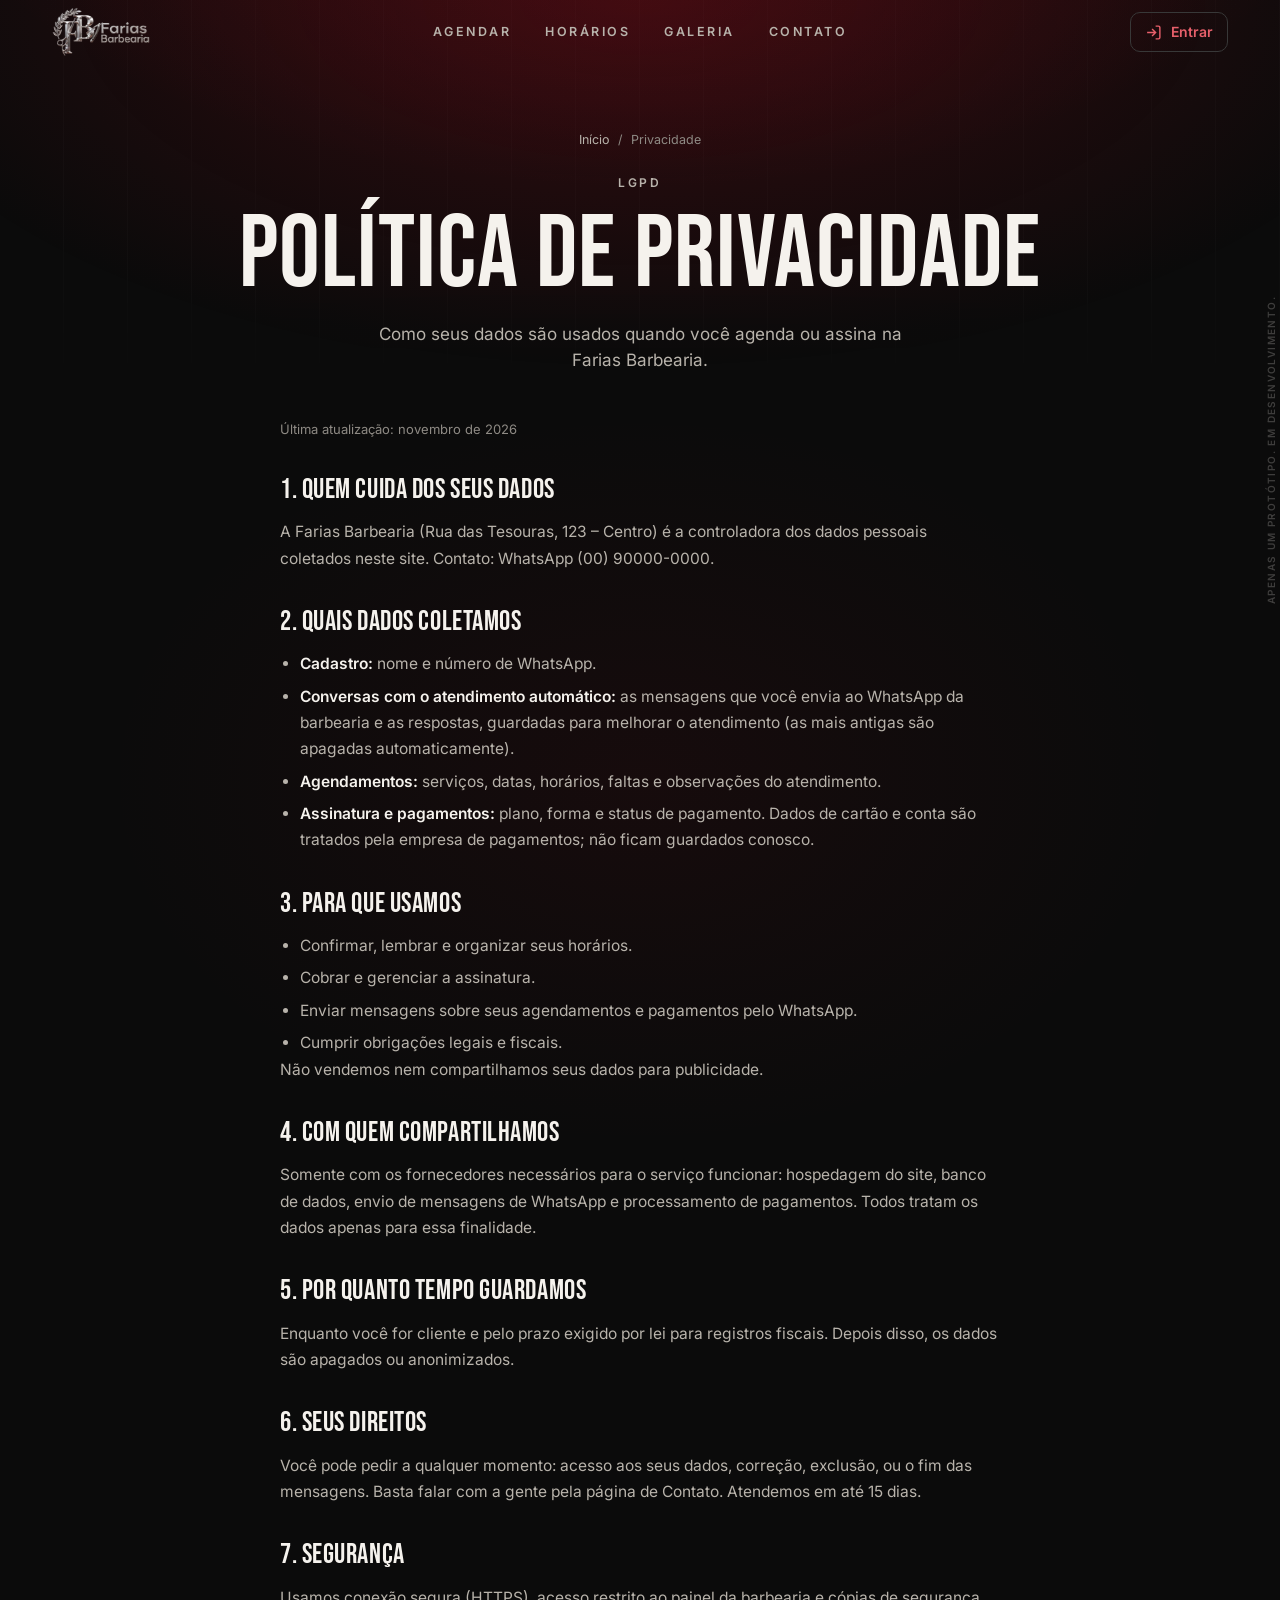
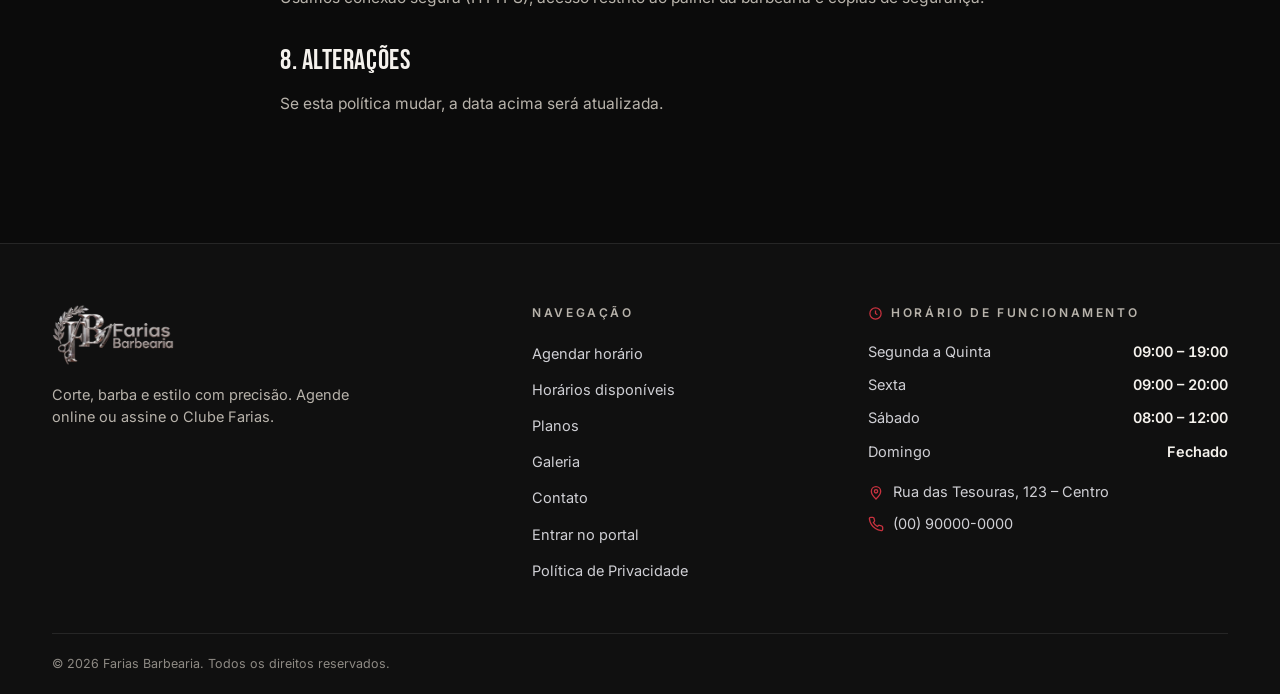
<file: barber/privacidade.html>
<!doctype html>
<html lang="pt-BR" class="guard">
<head>
<meta charset="utf-8">
<meta name="viewport" content="width=device-width, initial-scale=1">
<script src="guard.js?v=20261117c"></script>
<title>Política de Privacidade | Farias Barbearia</title>
<meta name="description" content="Como a Farias Barbearia coleta, usa e protege seus dados pessoais (LGPD).">
<link rel="preload" href="fonts/bebas-neue.woff2" as="font" type="font/woff2" crossorigin>
<link rel="preload" href="fonts/inter.woff2" as="font" type="font/woff2" crossorigin>
<link rel="icon" href="favicon.png" type="image/png">
<link rel="apple-touch-icon" href="apple-touch-icon.png">
<link rel="canonical" href="https://agendamento.farias.app.br/barber/privacidade">
<meta property="og:type" content="website">
<meta property="og:locale" content="pt_BR">
<meta property="og:site_name" content="Farias Barbearia">
<meta property="og:title" content="Política de Privacidade | Farias Barbearia">
<meta property="og:description" content="Como a Farias Barbearia coleta, usa e protege seus dados pessoais (LGPD).">
<meta property="og:url" content="https://agendamento.farias.app.br/barber/privacidade">
<meta property="og:image" content="https://agendamento.farias.app.br/barber/og-image.jpg">
<meta property="og:image:width" content="1200">
<meta property="og:image:height" content="630">
<meta name="twitter:card" content="summary_large_image">
<meta name="theme-color" content="#0b0b0b">
<link rel="stylesheet" href="site.css?v=20261117c">
</head>
<body>
<a class="skip" href="#main">Pular para o conteúdo</a>
<header>
  <div class="wrap nav">
    <a href="index.html" class="logo" translate="no"><img class="logo-img" src="logo-h.webp" alt="Farias Barbearia" width="560" height="285"></a>
    <nav class="menu" id="menu"><a href="agendar.html">Agendar</a><a href="horarios.html">Horários</a><a href="galeria.html">Galeria</a><a href="contato.html">Contato</a></nav>
    <div style="display:flex;gap:10px;align-items:center">
      <a href="entrar.html" class="btn btn-ghost btn-sm"><svg viewBox="0 0 24 24" fill="none" stroke="currentColor" stroke-width="2"><path d="M15 3h4a2 2 0 0 1 2 2v14a2 2 0 0 1-2 2h-4M10 17l5-5-5-5M15 12H3"/></svg>Entrar</a>
      <button class="burger" id="burger" aria-label="Menu" aria-expanded="false"><i></i><i></i><i></i></button>
    </div>
  </div>
  <nav class="mnav" id="mnav"><a href="agendar.html">Agendar</a><a href="horarios.html">Horários</a><a href="galeria.html">Galeria</a><a href="contato.html">Contato</a><a href="entrar.html">Entrar</a></nav>
</header>
<main id="main">

<section class="page-top glow">
  <div class="wrap">
    <div class="crumb"><a href="index.html">Início</a><span>/</span>Privacidade</div>
    <div class="eyebrow">LGPD</div>
    <h1 class="bebas">Política de Privacidade</h1>
    <p>Como seus dados são usados quando você agenda ou assina na Farias Barbearia.</p>
  </div>
</section>

<section style="padding-top:10px">
  <div class="wrap legal">
    <p class="upd">Última atualização: novembro de 2026</p>
    <h2>1. Quem cuida dos seus dados</h2>
    <p>A Farias Barbearia (<span data-k="address">Rua das Tesouras, 123 – Centro</span>) é a controladora dos dados pessoais coletados neste site. Contato: WhatsApp <span data-k="phone">(00) 90000-0000</span>.</p>
    <h2>2. Quais dados coletamos</h2>
    <ul><li><b>Cadastro:</b> nome e número de WhatsApp.</li><li><b>Conversas com o atendimento automático:</b> as mensagens que você envia ao WhatsApp da barbearia e as respostas, guardadas para melhorar o atendimento (as mais antigas são apagadas automaticamente).</li><li><b>Agendamentos:</b> serviços, datas, horários, faltas e observações do atendimento.</li><li><b>Assinatura e pagamentos:</b> plano, forma e status de pagamento. Dados de cartão e conta são tratados pela empresa de pagamentos; não ficam guardados conosco.</li></ul>
    <h2>3. Para que usamos</h2>
    <ul><li>Confirmar, lembrar e organizar seus horários.</li><li>Cobrar e gerenciar a assinatura.</li><li>Enviar mensagens sobre seus agendamentos e pagamentos pelo WhatsApp.</li><li>Cumprir obrigações legais e fiscais.</li></ul>
    <p>Não vendemos nem compartilhamos seus dados para publicidade.</p>
    <h2>4. Com quem compartilhamos</h2>
    <p>Somente com os fornecedores necessários para o serviço funcionar: hospedagem do site, banco de dados, envio de mensagens de WhatsApp e processamento de pagamentos. Todos tratam os dados apenas para essa finalidade.</p>
    <h2>5. Por quanto tempo guardamos</h2>
    <p>Enquanto você for cliente e pelo prazo exigido por lei para registros fiscais. Depois disso, os dados são apagados ou anonimizados.</p>
    <h2>6. Seus direitos</h2>
    <p>Você pode pedir a qualquer momento: acesso aos seus dados, correção, exclusão, ou o fim das mensagens. Basta falar com a gente pela página de Contato. Atendemos em até 15 dias.</p>
    <h2>7. Segurança</h2>
    <p>Usamos conexão segura (HTTPS), acesso restrito ao painel da barbearia e cópias de segurança.</p>
    <h2>8. Alterações</h2>
    <p>Se esta política mudar, a data acima será atualizada.</p>
  </div>
</section>

</main>
<footer>
  <div class="wrap">
    <div class="foot">
      <div>
        <a href="index.html" class="logo" translate="no"><img class="logo-img" src="logo-h.webp" alt="Farias Barbearia" width="560" height="285"></a>
        <p>Corte, barba e estilo com precisão. Agende online ou assine o Clube Farias.</p>
      </div>
      <div>
        <h5>Navegação</h5>
        <ul><li><a href="agendar.html">Agendar horário</a></li><li><a href="horarios.html">Horários disponíveis</a></li><li><a href="index.html#planos">Planos</a></li><li><a href="galeria.html">Galeria</a></li><li><a href="contato.html">Contato</a></li><li><a href="entrar.html">Entrar no portal</a></li><li><a href="privacidade.html">Política de Privacidade</a></li></ul>
      </div>
      <div>
        <h5><svg viewBox="0 0 24 24" fill="none" stroke="currentColor" stroke-width="2"><circle cx="12" cy="12" r="9"/><path d="M12 7v5l3 2"/></svg>Horário de funcionamento</h5>
        <ul class="hours">
          <li>Segunda a Quinta<b>09:00 – 19:00</b></li>
          <li>Sexta<b>09:00 – 20:00</b></li>
          <li>Sábado<b>08:00 – 12:00</b></li>
          <li>Domingo<b>Fechado</b></li>
        </ul>
        <div class="contact">
          <div><svg viewBox="0 0 24 24" fill="none" stroke="currentColor" stroke-width="2"><path d="M12 21s-7-6.2-7-11.5a7 7 0 0 1 14 0C19 14.8 12 21 12 21z"/><circle cx="12" cy="9.5" r="2.5"/></svg><span data-k="address">Rua das Tesouras, 123 – Centro</span></div>
          <div><svg viewBox="0 0 24 24" fill="none" stroke="currentColor" stroke-width="2"><path d="M22 16.9v3a2 2 0 0 1-2.2 2 19.8 19.8 0 0 1-8.6-3.1 19.5 19.5 0 0 1-6-6A19.8 19.8 0 0 1 2.1 4.2 2 2 0 0 1 4.1 2h3a2 2 0 0 1 2 1.7c.1.9.4 1.8.7 2.7a2 2 0 0 1-.5 2.1L8 9.8a16 16 0 0 0 6 6l1.3-1.3a2 2 0 0 1 2.1-.4c.9.3 1.8.6 2.7.7a2 2 0 0 1 1.7 2z"/></svg><span data-k="phone">(00) 90000-0000</span></div>
        </div>
      </div>
    </div>
    <div class="bar"><span>© 2026 <span translate="no">Farias Barbearia</span>. Todos os direitos reservados.</span></div>
  </div>
</footer>


<script src="store.js?v=20261117c"></script>
<script src="site.js?v=20261117c"></script>
</body>
</html>
</file>
<file: barber/site.css>
@font-face{font-family:"Bebas Neue";font-style:normal;font-weight:400;font-display:swap;src:url(fonts/bebas-neue.woff2) format("woff2")}
@font-face{font-family:Inter;font-style:normal;font-weight:400 700;font-display:swap;src:url(fonts/inter.woff2) format("woff2")}
:root{
  --bg:#0b0b0b; --bg-2:#101010; --card:#141414; --card-2:#1b1b1b; --line:#262626; --line-2:#383838;
  --txt:#f5f2ed; --muted:#b8b3ab; --dim:#8e8a84;
  --teal:#c8323f; --teal-2:#e8606b; --teal-d:#5a0a12; --teal-bg:rgba(139,13,26,.22);
  --r:18px; --max:1216px;
}
*{box-sizing:border-box;margin:0;padding:0}
html{scroll-behavior:smooth;scroll-padding-top:80px}
body{background:var(--bg);color:var(--txt);font-family:Inter,system-ui,sans-serif;line-height:1.55;-webkit-font-smoothing:antialiased;overflow-x:hidden}
a{color:inherit;text-decoration:none}
button{font-family:inherit}
.wrap{max-width:var(--max);margin:0 auto;padding:0 20px}
.bebas{font-family:"Bebas Neue",Impact,sans-serif;font-weight:400;letter-spacing:.01em;line-height:.95}
.eyebrow{font-size:12px;font-weight:600;letter-spacing:.24em;text-transform:uppercase;color:var(--muted)}
.glow{position:relative}
.glow::before{content:"";position:absolute;inset:0;pointer-events:none;background:
  radial-gradient(700px 320px at 50% 0,rgba(207,213,227,.09),transparent 70%),
  repeating-linear-gradient(90deg,transparent 0 63px,rgba(255,255,255,.018) 63px 64px)}
.glow>*{position:relative}

.btn{display:inline-flex;align-items:center;justify-content:center;gap:9px;font-weight:600;font-size:15px;padding:13px 26px;border-radius:12px;border:1px solid transparent;cursor:pointer;transition:.2s}
.btn svg{width:17px;height:17px}
.btn-primary{background:linear-gradient(160deg,#f6f8fc 0%,#d3d9e5 34%,#a3acbf 70%,#727c95 100%);color:#ffffff;box-shadow:0 8px 28px rgba(207,213,227,.22)}
.btn-primary:hover{filter:brightness(1.08)}
.btn-primary{box-shadow:0 0 0 1px rgba(255,255,255,.25) inset,0 8px 28px rgba(207,213,227,.35)}
.btn-ghost{border-color:var(--line-2);color:var(--teal-2);background:transparent}
.btn-ghost:hover{border-color:var(--teal);background:var(--teal-bg)}
.btn-sm{padding:8px 14px;font-size:14px;border-radius:10px}


/* header */
header{position:sticky;top:0;z-index:50;background:rgba(0,0,0,.96);border-bottom:1px solid var(--line)}
.nav{display:flex;align-items:center;justify-content:space-between;height:64px}
.logo{display:flex;align-items:center;gap:10px}
.mono{width:42px;height:42px;border-radius:50%;border:1.5px solid #d4d4d8;display:grid;place-items:center;font-family:"Bebas Neue";font-size:21px;letter-spacing:.02em;color:#e4e4e7;background:radial-gradient(circle at 30% 25%,#1e1e1e,#0b0b0b)}
.logo b{font-family:"Bebas Neue";font-weight:400;font-size:22px;letter-spacing:.08em;line-height:1}
.logo b span{color:var(--teal)}
.menu{display:flex;gap:34px;font-size:12.5px;font-weight:600;letter-spacing:.2em;text-transform:uppercase;color:var(--muted)}
.menu a:hover,.menu a.on{color:var(--teal)}
.burger{display:none;background:none;border:1px solid var(--line-2);border-radius:10px;width:40px;height:40px;color:var(--txt);cursor:pointer}
.mnav{display:none;flex-direction:column;border-top:1px solid var(--line);padding:8px 20px 16px}
.mnav a{padding:12px 0;font-size:13px;font-weight:600;letter-spacing:.18em;text-transform:uppercase;color:var(--muted);border-bottom:1px solid var(--line)}
.mnav.open{display:flex}
@media(max-width:860px){.menu{display:none}.burger{display:grid;place-items:center}.nav .btn-ghost{display:none}}

/* hero */
.hero{padding:96px 0 110px}
.hero-grid{display:grid;grid-template-columns:1.05fr .95fr;gap:64px;align-items:center}
.pill{display:inline-flex;align-items:center;gap:8px;border:1px solid var(--teal-d);background:var(--teal-bg);color:var(--teal-2);border-radius:999px;padding:5px 12px;font-size:12px;font-weight:700;letter-spacing:.14em;text-transform:uppercase;margin-bottom:22px}
.pill svg{width:13px;height:13px}
.hero h1{font-size:clamp(64px,8.6vw,118px)}
.hero h1 em{font-style:normal;color:var(--teal);display:block}
.lead{font-size:17.5px;color:var(--muted);max-width:430px;margin:26px 0 34px}
.actions{display:flex;flex-wrap:wrap;gap:12px}
.stats{display:flex;gap:38px;margin-top:50px;flex-wrap:wrap}
.stats b{display:flex;align-items:center;gap:4px;font-family:"Bebas Neue";font-weight:400;font-size:38px;line-height:1}
.stats b svg{width:20px;height:20px;color:var(--teal)}
.stats span{display:block;font-size:12px;letter-spacing:.2em;text-transform:uppercase;color:var(--dim);margin-top:6px}
.brand-card{aspect-ratio:1/1.1;border-radius:32px;border:1px solid var(--line-2);background:radial-gradient(circle at 50% 35%,#3d070d,#0b0b0b 72%);display:grid;place-items:center;box-shadow:0 30px 80px rgba(0,0,0,.55),inset 0 1px 0 rgba(255,255,255,.04)}
.brand-in{text-align:center}
.big-mono{width:230px;height:230px;margin:0 auto 26px;border-radius:50%;border:3px solid #d4d4d8;display:grid;place-items:center;background:radial-gradient(circle at 32% 28%,#3d070d,#000000 75%);box-shadow:0 0 0 10px rgba(207,214,211,.05),0 20px 60px rgba(0,0,0,.6)}
.big-mono span{font-family:"Bebas Neue";font-size:120px;line-height:1;background:linear-gradient(180deg,#fff,#b8b3ab);-webkit-background-clip:text;background-clip:text;color:transparent;letter-spacing:.02em}
.brand-in h3{font-family:"Bebas Neue";font-weight:400;font-size:54px;letter-spacing:.08em;line-height:1;background:linear-gradient(180deg,#fafafa,#8a8a93);-webkit-background-clip:text;background-clip:text;color:transparent}
.brand-in p{font-size:12px;letter-spacing:.4em;text-transform:uppercase;color:var(--teal);margin-top:8px}
@media(max-width:900px){.hero{padding:60px 0 80px}.hero-grid{grid-template-columns:1fr;gap:48px}.brand-card{max-width:440px;width:100%;margin:0 auto}.big-mono{width:170px;height:170px}.big-mono span{font-size:88px}}

/* section heads */
section{padding:96px 0}
.head{text-align:center;max-width:660px;margin:0 auto 54px}
.head h2{font-size:clamp(46px,5.6vw,66px);margin:10px 0 14px}
.head p{color:var(--muted);font-size:17px}

/* steps */
.steps{display:grid;grid-template-columns:repeat(3,1fr);gap:22px}
.step{position:relative;background:var(--card);border:1px solid var(--line);border-radius:var(--r);padding:26px;overflow:hidden}
.step .n{position:absolute;right:20px;top:14px;font-family:"Bebas Neue";font-size:58px;line-height:1;color:rgba(255,255,255,.06)}
.ic{width:44px;height:44px;border-radius:12px;background:var(--teal-bg);color:var(--teal);display:grid;place-items:center;margin-bottom:24px}
.ic svg{width:20px;height:20px}
.step h3{font-family:"Bebas Neue";font-weight:400;font-size:24px;letter-spacing:.02em;margin-bottom:6px}
.step p{color:var(--muted);font-size:14.5px}
@media(max-width:820px){.steps{grid-template-columns:1fr}}

/* barber */
.barber{max-width:760px;margin:0 auto;display:grid;grid-template-columns:240px 1fr;gap:34px;align-items:center;background:var(--card);border:1px solid var(--teal-d);border-radius:24px;padding:28px}
.barber .pic{aspect-ratio:1;border-radius:18px;border:1px solid var(--line-2);background:linear-gradient(150deg,#0f0f0f,#0b0b0b);display:grid;place-items:center;color:var(--dim);font-size:12px;letter-spacing:.14em;text-transform:uppercase;text-align:center}
.barber h3{font-family:"Bebas Neue";font-weight:400;font-size:40px;line-height:1}
.barber .role{font-size:12px;letter-spacing:.22em;text-transform:uppercase;color:var(--teal);margin:6px 0 14px}
.barber p{color:var(--muted);font-size:15px;margin-bottom:20px}
.chips{display:flex;flex-wrap:wrap;gap:8px;margin-bottom:22px}
.chips span{font-size:12.5px;border:1px solid var(--line-2);border-radius:999px;padding:4px 11px;color:#d4d4d8}
@media(max-width:720px){.barber{grid-template-columns:1fr;text-align:center}.chips{justify-content:center}.barber .pic{max-width:220px;width:100%;margin:0 auto}}

/* plans */
.switch{display:flex;justify-content:center;margin-bottom:40px}
.switch-in{display:inline-flex;background:var(--card);border:1px solid var(--line);border-radius:12px;padding:4px}
.switch button{border:0;background:transparent;color:var(--muted);font-weight:600;font-size:14px;padding:9px 20px;border-radius:9px;cursor:pointer}
.switch button.on{background:var(--teal-bg);color:var(--teal-2);box-shadow:inset 0 0 0 1px var(--teal-d)}
.plans{display:grid;grid-template-columns:repeat(2,1fr);gap:22px;max-width:900px;margin:0 auto}
.plan{position:relative;background:var(--card);border:1px solid var(--line);border-radius:24px;padding:30px;display:flex;flex-direction:column}
.plan.hot{border-color:var(--teal-d);background:linear-gradient(180deg,#3d070d,var(--card) 60%)}
.badge{position:absolute;top:-11px;left:30px;background:var(--teal);color:#ffffff;font-size:12px;font-weight:800;letter-spacing:.16em;text-transform:uppercase;padding:4px 11px;border-radius:999px}
.plan h3{font-family:"Bebas Neue";font-weight:400;font-size:32px;letter-spacing:.02em;line-height:1}
.plan .sub{color:var(--muted);font-size:14px;margin:6px 0 22px}
.price{display:flex;align-items:baseline;gap:6px}
.price b{font-family:"Bebas Neue";font-weight:400;font-size:64px;line-height:.9}
.price small{color:var(--muted)}
.save{align-self:flex-start;margin:14px 0 22px;font-size:12.5px;font-weight:600;color:var(--teal-2);background:var(--teal-bg);border:1px solid var(--teal-d);padding:4px 10px;border-radius:8px}
.feat{list-style:none;display:grid;gap:11px;margin-bottom:28px;flex:1}
.feat li{display:flex;gap:10px;font-size:14.5px;color:#d9d9de}
.feat li svg{flex:0 0 17px;width:17px;height:17px;color:var(--teal);margin-top:3px}
.feat li.off{color:var(--dim)}.feat li.off svg{color:var(--dim)}
.notes{max-width:900px;margin:26px auto 0;display:grid;grid-template-columns:repeat(3,1fr);gap:14px}
.note{display:flex;gap:12px;background:var(--bg-2);border:1px solid var(--line);border-radius:14px;padding:16px;font-size:13.5px;color:var(--muted)}
.note svg{flex:0 0 19px;width:19px;height:19px;color:var(--teal)}
.note b{display:block;color:var(--txt);font-size:14px}
@media(max-width:820px){.plans,.notes{grid-template-columns:1fr}}

/* booking */
.book{max-width:960px;margin:0 auto;background:var(--card);border:1px solid var(--line-2);border-radius:26px;overflow:hidden}
.book-steps{display:grid;grid-template-columns:repeat(3,1fr);border-bottom:1px solid var(--line)}
.book-steps div{padding:16px 20px;font-size:12.5px;font-weight:600;letter-spacing:.14em;text-transform:uppercase;color:var(--dim);display:flex;align-items:center;gap:10px}
.book-steps div i{font-style:normal;width:24px;height:24px;border-radius:50%;border:1px solid var(--line-2);display:grid;place-items:center;font-size:12px;letter-spacing:0}
.book-steps div.on{color:var(--teal-2)}
.book-steps div.on i{background:var(--teal);border-color:var(--teal);color:#ffffff}
.book-steps div.ok i{border-color:var(--teal);color:var(--teal)}
.book-body{padding:28px}
.pane{display:none}.pane.on{display:block}
.svc-tabs{display:flex;gap:8px;flex-wrap:wrap;margin-bottom:18px}
.svc-tabs button{border:1px solid var(--line-2);background:transparent;color:var(--muted);border-radius:999px;padding:7px 14px;font-size:13.5px;font-weight:600;cursor:pointer}
.svc-tabs button.on{border-color:var(--teal);color:var(--teal-2);background:var(--teal-bg)}
.svc-list{display:grid;grid-template-columns:repeat(2,1fr);gap:10px}
.svc{display:flex;justify-content:space-between;gap:14px;text-align:left;border:1px solid var(--line);background:var(--bg-2);border-radius:14px;padding:15px 16px;cursor:pointer;color:var(--txt);transition:.15s}
.svc:hover{border-color:var(--line-2)}
.svc.on{border-color:var(--teal);background:var(--teal-bg)}
.svc strong{font-size:15px;display:block}
.svc small{color:var(--muted);font-size:12.5px}
.svc .pr{text-align:right;white-space:nowrap}
.svc .pr b{font-size:15px}
.svc .pr small{display:block}
.svc .pr .mem{color:var(--teal-2);font-weight:600;font-size:12px}
.days{display:flex;gap:8px;overflow-x:auto;padding-bottom:6px;margin-bottom:22px}
.day{flex:0 0 74px;border:1px solid var(--line);background:var(--bg-2);border-radius:14px;padding:10px 0;text-align:center;cursor:pointer;color:var(--txt)}
.day small{display:block;font-size:12px;letter-spacing:.14em;text-transform:uppercase;color:var(--dim)}
.day b{display:block;font-family:"Bebas Neue";font-weight:400;font-size:28px;line-height:1.1}
.day.on{border-color:var(--teal);background:var(--teal-bg)}
.day.on small{color:var(--teal-2)}
.day:disabled{opacity:.35;cursor:not-allowed}
.slots{display:grid;grid-template-columns:repeat(auto-fill,minmax(86px,1fr));gap:8px}
.slot{border:1px solid var(--line-2);background:transparent;color:var(--teal-2);border-radius:10px;padding:9px 0;font-size:14px;font-weight:500;cursor:pointer}
.slot:hover{border-color:var(--teal)}
.slot.on{background:var(--teal);color:#ffffff;border-color:var(--teal)}
.hint{font-size:13px;color:var(--muted);margin:-8px 0 16px;display:flex;gap:8px;align-items:center}
.hint i{width:8px;height:8px;border-radius:50%;background:var(--teal);display:inline-block}
.book-foot{display:flex;justify-content:space-between;align-items:center;gap:14px;border-top:1px solid var(--line);padding:18px 28px;background:var(--bg-2)}
.book-foot .sel{font-size:14px;color:var(--muted)}
.book-foot .sel b{color:var(--txt)}
.confirm{display:grid;grid-template-columns:1fr 1fr;gap:24px}
.sum{background:var(--bg-2);border:1px solid var(--line);border-radius:16px;padding:20px}
.sum .row{display:flex;justify-content:space-between;padding:9px 0;border-bottom:1px dashed var(--line);font-size:14.5px}
.sum .row:last-child{border:0}
.sum .row span{color:var(--muted)}
.inp{width:100%;background:var(--bg-2);border:1px solid var(--line-2);border-radius:12px;padding:13px 14px;color:var(--txt);font-family:inherit;font-size:15px;margin-bottom:10px}
.inp:focus-visible{outline:none;border-color:var(--teal)}
label.t{display:block;font-size:12px;font-weight:600;letter-spacing:.2em;text-transform:uppercase;color:var(--muted);margin-bottom:10px}
.otp{text-align:center;padding:10px 0}
.otp .ok-ic{width:56px;height:56px;border-radius:50%;background:var(--teal-bg);color:var(--teal);display:grid;place-items:center;margin:0 auto 14px}
.otp h3{font-family:"Bebas Neue";font-weight:400;font-size:34px}
.otp p{color:var(--muted);margin-bottom:18px}
.otp small{display:block;color:var(--dim);font-size:12.5px;margin-top:14px}
.code{display:flex;gap:8px;justify-content:center}
.code input{width:48px;height:56px;text-align:center;font-size:22px;font-weight:600;background:var(--bg-2);border:1px solid var(--line-2);border-radius:12px;color:var(--txt)}
.code input:focus-visible{border-color:var(--teal)}
.done{text-align:center;padding:30px 0}
.done .ok{width:64px;height:64px;border-radius:50%;background:var(--teal-bg);color:var(--teal);display:grid;place-items:center;margin:0 auto 18px}
.done h3{font-family:"Bebas Neue";font-weight:400;font-size:40px}
.done p{color:var(--muted)}
@media(max-width:720px){.svc-list,.confirm{grid-template-columns:1fr}.book-steps div{padding:14px 10px;font-size:12px;letter-spacing:.08em}.book-body{padding:20px}.book-foot{padding:16px 20px;flex-direction:column;align-items:stretch}.book-foot .btn{width:100%}}

/* horarios */
.hrs{display:grid;grid-template-columns:.85fr 1.15fr;gap:48px;align-items:start}
.hrs h2{font-size:clamp(56px,7vw,92px)}
.hrs h2 em{font-style:normal;color:var(--teal);display:block}
.hrs .lead{max-width:440px}
.feats{display:grid;grid-template-columns:repeat(3,1fr);gap:12px}
.feat-c{background:var(--card);border:1px solid var(--line);border-radius:16px;padding:16px}
.feat-c svg{width:20px;height:20px;color:var(--teal);margin-bottom:12px}
.feat-c b{display:block;font-size:14.5px}
.feat-c small{color:var(--muted);font-size:12.5px}
.week{background:var(--card);border:1px solid var(--line-2);border-radius:22px;overflow:hidden}
.week-h{display:flex;justify-content:space-between;align-items:center;padding:20px 22px;border-bottom:1px solid var(--line)}
.week-h h3{font-family:"Bebas Neue";font-weight:400;font-size:26px;line-height:1;margin-top:4px}
.wrow{display:grid;grid-template-columns:64px 1fr;gap:18px;padding:18px 22px;border-bottom:1px solid var(--line)}
.wrow:last-child{border:0}
.dbox{border:1px solid var(--line-2);border-radius:12px;text-align:center;padding:8px 0;align-self:start}
.dbox small{display:block;font-size:12px;letter-spacing:.16em;text-transform:uppercase;color:var(--dim)}
.dbox b{display:block;font-family:"Bebas Neue";font-weight:400;font-size:26px;line-height:1.1}
.wslots{display:flex;flex-wrap:wrap;gap:8px;align-items:center}
.wslots .slot{padding:7px 12px}
.wslots .more{font-size:12.5px;color:var(--muted);margin-left:4px}
.wslots .none{font-size:13px;color:var(--dim)}
.wtag{display:block;width:100%;font-size:12px;color:var(--teal-2);margin-bottom:2px}
.wtag.x{color:var(--dim)}
@media(max-width:960px){.hrs{grid-template-columns:1fr}.feats{grid-template-columns:1fr 1fr 1fr}}
@media(max-width:560px){.feats{grid-template-columns:1fr}.wrow{grid-template-columns:52px 1fr;gap:12px;padding:16px}}

/* gallery */
.gal{display:grid;grid-template-columns:repeat(4,1fr);grid-auto-rows:240px;gap:14px}
.gi{position:relative;border-radius:18px;border:1px solid var(--line);overflow:hidden;background:linear-gradient(155deg,#141414,#000000);display:grid;place-items:center;color:var(--dim);font-size:12px;letter-spacing:.16em;text-transform:uppercase}
.gi:nth-child(1){grid-row:span 2}
.gi:nth-child(5){grid-column:span 2}
.gi .cap{position:absolute;left:0;right:0;bottom:0;padding:16px;background:linear-gradient(transparent,rgba(0,0,0,.75));text-transform:none;letter-spacing:0;font-size:12.5px;color:#d4d4d8}
.gi .cap b{display:block;font-family:"Bebas Neue";font-weight:400;font-size:20px;color:#fff;letter-spacing:.02em}
@media(max-width:820px){.gal{grid-template-columns:1fr 1fr;grid-auto-rows:170px}.gi:nth-child(5){grid-column:span 1}}

/* cta */
.cta{border:1px solid var(--teal-d);border-radius:32px;padding:72px 24px;text-align:center;background:radial-gradient(420px 220px at 50% 0,rgba(207,213,227,.14),transparent 70%),var(--card)}
.cta h2{font-size:clamp(50px,6.4vw,80px);margin:12px 0 14px}
.cta p{color:var(--muted);max-width:430px;margin:0 auto 30px}
.cta .actions{justify-content:center}

/* footer */
footer{border-top:1px solid var(--line);padding:60px 0 0;margin-top:30px;background:var(--bg-2)}
.foot{display:grid;grid-template-columns:1.2fr .8fr 1fr;gap:48px}
.foot p{color:var(--muted);font-size:14.5px;margin:18px 0 20px;max-width:320px}
.soc{display:flex;gap:10px}
.soc a{width:40px;height:40px;border:1px solid var(--line-2);border-radius:12px;display:grid;place-items:center;color:var(--muted)}
.soc a:hover{color:var(--teal);border-color:var(--teal-d)}
.soc svg{width:18px;height:18px}
.foot h5{display:flex;align-items:center;gap:8px;font-size:12px;font-weight:600;letter-spacing:.22em;text-transform:uppercase;color:var(--muted);margin-bottom:18px}
.foot h5 svg{width:15px;height:15px;color:var(--teal)}
.foot ul{list-style:none;display:grid;gap:11px}
.foot ul a{color:#cfcfd4;font-size:14.5px;display:inline-flex;align-items:center;min-height:24px}
.foot ul a:hover{color:var(--teal)}
.hours li{display:flex;justify-content:space-between;font-size:14.5px;color:#cfcfd4}
.hours li b{font-weight:600;color:var(--txt)}
.contact{margin-top:18px;display:grid;gap:9px}
.contact div{display:flex;gap:9px;align-items:center;font-size:14.5px;color:#cfcfd4}
.contact svg{width:16px;height:16px;color:var(--teal);flex:0 0 16px}
.bar{display:flex;justify-content:space-between;flex-wrap:wrap;gap:10px;border-top:1px solid var(--line);margin-top:50px;padding:20px 0;font-size:12.5px;color:var(--dim)}
@media(max-width:820px){.foot{grid-template-columns:1fr;gap:36px}}

/* modal */
.modal{position:fixed;inset:0;z-index:100;background:rgba(0,0,0,.74);backdrop-filter:blur(6px);display:none;align-items:center;justify-content:center;padding:20px}
.modal.open{display:flex}
.mbox{width:100%;max-width:450px;background:var(--card);border:1px solid var(--line-2);border-radius:24px;padding:28px;max-height:92vh;overflow:auto}
.mbox .x{float:right;background:none;border:0;color:var(--muted);font-size:26px;line-height:1;cursor:pointer}
.mbox h3{font-family:"Bebas Neue";font-weight:400;font-size:34px;line-height:1;margin:6px 0 4px}
.msum{display:flex;justify-content:space-between;background:var(--bg-2);border:1px solid var(--line);border-radius:14px;padding:14px 16px;margin:18px 0}
.opts{display:grid;grid-template-columns:1fr 1fr;gap:10px;margin-bottom:16px}
.opt{border:1px solid var(--line-2);border-radius:12px;padding:11px;text-align:center;font-size:14px;cursor:pointer;background:var(--bg-2)}
.opt small{display:block;color:var(--dim);font-size:12px}
.opt.on{border-color:var(--teal);background:var(--teal-bg);color:var(--teal-2)}
.mbox .btn{width:100%;margin-top:8px}
.fine{font-size:12px;color:var(--dim);text-align:center;margin-top:12px}

.wa{position:fixed;right:20px;bottom:20px;z-index:60;width:54px;height:54px;border-radius:50%;background:#25d366;display:grid;place-items:center;box-shadow:0 10px 30px rgba(0,0,0,.45)}
.wa svg{width:27px;height:27px;fill:#fff}

/* ===== animações ===== */
@keyframes fadeUp{from{opacity:0;transform:translateY(18px)}to{opacity:1;transform:none}}
@keyframes cardIn{from{opacity:0;transform:translateY(24px) scale(.97)}to{opacity:1;transform:none}}
@keyframes float{0%,100%{transform:translateY(0)}50%{transform:translateY(-8px)}}
@keyframes paneIn{from{opacity:0;transform:translateX(12px)}to{opacity:1;transform:none}}
@keyframes pop{from{opacity:0;transform:translateY(10px) scale(.97)}to{opacity:1;transform:none}}
@keyframes dotPulse{0%,100%{box-shadow:0 0 0 0 rgba(207,213,227,.5)}70%{box-shadow:0 0 0 7px rgba(207,213,227,0)}}

/* entrada do hero */
.hero-grid>div:first-child>*{animation:fadeUp .5s cubic-bezier(.2,.7,.2,1) both}
.hero-grid>div:first-child>*:nth-child(2){animation-delay:.08s}
.hero-grid>div:first-child>*:nth-child(3){animation-delay:.16s}
.hero-grid>div:first-child>*:nth-child(4){animation-delay:.24s}
.hero-grid>div:first-child>*:nth-child(5){animation-delay:.32s}
.brand-card{animation:cardIn .6s .1s cubic-bezier(.2,.7,.2,1) both}
.brand-in{animation:float 7s 1.2s ease-in-out infinite}
.wa{animation:pop .5s 1s both}

/* revelar ao rolar */
.rv{opacity:0;transform:translateY(14px)}
.rv.in{opacity:1;transform:none;transition:opacity .45s cubic-bezier(.2,.7,.2,1),transform .45s cubic-bezier(.2,.7,.2,1);transition-delay:var(--d,0s)}

/* header ao rolar */
header{transition:background .3s,box-shadow .3s}
header.scrolled{background:rgba(0,0,0,.95);box-shadow:0 10px 30px rgba(0,0,0,.35)}

/* hovers */
.btn{transition:transform .2s,filter .2s,background .2s,border-color .2s,box-shadow .2s}
.btn:hover{transform:translateY(-1px)}
.btn:active{transform:translateY(0) scale(.98)}
.btn-primary:hover{box-shadow:0 12px 32px rgba(207,213,227,.32)}
.btn svg{transition:transform .2s}
.btn:hover svg{transform:translateX(2px)}
.step,.plan,.note,.feat-c,.barber{transition:transform .25s,border-color .25s,box-shadow .25s}
.step:hover,.plan:hover,.feat-c:hover{transform:translateY(-3px);border-color:var(--line-2);box-shadow:0 14px 34px rgba(0,0,0,.35)}
.plan.hot:hover{border-color:var(--teal)}
.step .ic,.feat-c svg{transition:transform .25s}
.step:hover .ic{transform:scale(1.08)}
.gi{transition:transform .3s,border-color .3s}
.gi:hover{transform:scale(1.015);border-color:var(--teal-d)}
.gi .cap{bottom:-4px;padding-bottom:20px;transition:transform .3s}
.gi:hover .cap{transform:translateY(-4px)}
.menu a{position:relative;display:inline-flex;align-items:center;min-height:24px;transition:color .2s}
.menu a::after{content:"";position:absolute;left:0;right:0;bottom:-6px;height:1.5px;background:var(--teal);transform:scaleX(0);transition:transform .25s}
.menu a:hover::after,.menu a.on::after{transform:scaleX(1)}
.slot,.day,.svc,.opt{transition:background .15s,border-color .15s,color .15s,transform .15s}
.slot:hover,.day:not(:disabled):hover{transform:translateY(-1px)}
.wtag::before{content:"";display:inline-block;width:6px;height:6px;border-radius:50%;background:currentColor;margin-right:6px;vertical-align:1px}
.wtag:not(.x)::before{animation:dotPulse 2.4s infinite}

/* trocas internas */
.pane.on{animation:paneIn .35s ease both}
.plans.swap .plan{animation:fadeUp .45s both}
.plans.swap .plan:nth-child(2){animation-delay:.07s}
.modal.open .mbox{animation:pop .28s cubic-bezier(.2,.7,.2,1) both}
.modal{transition:opacity .2s}
#slots .slot{animation:fadeUp .3s both}
.done .ok,.otp .ok-ic{animation:pop .45s cubic-bezier(.3,1.4,.5,1) both}

@media (prefers-reduced-motion:reduce){
  *,*::before,*::after{animation:none!important;transition:none!important}
  .rv{opacity:1;transform:none}
}

/* ===== multi-página ===== */
@keyframes pageIn{from{opacity:0}to{opacity:1}}
.page-top{padding:64px 0 34px;text-align:center}
.page-top h1{font-size:clamp(58px,8vw,104px);margin:10px 0 12px}
.page-top p{color:var(--muted);font-size:17px;max-width:560px;margin:0 auto}
.crumb{display:flex;align-items:center;gap:8px;justify-content:center;font-size:12.5px;color:var(--dim);margin-bottom:22px}
.crumb a{color:var(--muted);display:inline-flex;align-items:center;min-height:24px}.crumb a:hover{color:var(--teal)}
.crumb-wrap{padding-top:30px}.crumb-wrap .crumb{justify-content:flex-start;margin:0}
.page-first{padding-top:36px}
.book-help{display:flex;flex-wrap:wrap;gap:10px;justify-content:center;margin-top:22px;font-size:14px;color:var(--dim)}
.book-help a{color:var(--teal-2);display:inline-flex;align-items:center;min-height:32px}.book-help a:hover{text-decoration:underline}

/* gradiente nos destaques */
.grad,.hero h1 em,.hrs h2 em{background:linear-gradient(95deg,#ffffff 0%,#e2e7f1 45%,#9ea8bd 100%);-webkit-background-clip:text;background-clip:text;color:transparent}
.btn-primary{background:linear-gradient(160deg,#f6f8fc 0%,#d3d9e5 34%,#a3acbf 70%,#727c95 100%);color:#ffffff;background-size:160% 160%;background-position:0 0;transition:background-position .4s,transform .2s,box-shadow .2s}
.btn-primary:hover{background-position:100% 100%}

/* menu mobile animado */
.mnav{display:flex;max-height:0;overflow:hidden;padding-top:0;padding-bottom:0;border-top-color:transparent;transition:max-height .35s ease,padding .35s ease}
.mnav.open{max-height:420px;padding-top:8px;padding-bottom:16px;border-top-color:var(--line)}
.mnav a.on{color:var(--teal)}
.burger{flex-direction:column;gap:4px}
.burger i{display:block;width:18px;height:2px;border-radius:2px;background:currentColor;transition:transform .25s,opacity .25s}
.burger.x i:nth-child(1){transform:translateY(6px) rotate(45deg)}.burger.x i:nth-child(2){opacity:0}.burger.x i:nth-child(3){transform:translateY(-6px) rotate(-45deg)}
@media(max-width:860px){.burger{display:flex;align-items:center;justify-content:center}}

/* horários: links */
a.slot{display:inline-block;text-align:center}
.wslots a.more{font-size:12.5px;color:var(--teal-2);margin-left:4px;display:inline-flex;align-items:center;min-height:24px;padding:0 4px}
.wslots a.more:hover{text-decoration:underline}
.hours-card{display:grid;grid-template-columns:1fr 1fr;gap:30px;align-items:center;background:var(--card);border:1px solid var(--line);border-radius:22px;padding:28px}
.hours-card h3{font-size:36px;margin:8px 0 6px}.hours-card p{color:var(--muted);font-size:14.5px}
.hours-card .hours{list-style:none;display:grid;gap:10px}
.hours-card .hours li{display:flex;justify-content:space-between;font-size:15px;color:#cfcfd4;padding-bottom:10px;border-bottom:1px dashed var(--line)}
.hours-card .hours li:last-child{border:0;padding:0}
.hours-card .hours b{color:var(--txt);font-weight:600}
.hours-card.small{grid-template-columns:1fr;gap:14px;padding:20px}
.hours-card .eyebrow{display:flex;align-items:center;gap:6px}
@media(max-width:720px){.hours-card{grid-template-columns:1fr}}

/* avaliações */
.reviews{display:grid;grid-template-columns:repeat(3,1fr);gap:18px}
.rev{background:var(--card);border:1px solid var(--line);border-radius:20px;padding:24px;display:flex;flex-direction:column;gap:14px;transition:transform .25s,border-color .25s}
.rev:hover{transform:translateY(-3px);border-color:var(--teal-d)}
.stars{color:var(--teal);letter-spacing:3px}
.rev p{color:#d9d9de;font-size:15px;flex:1}
.who{display:flex;gap:10px;align-items:center}
.who span{width:36px;height:36px;border-radius:50%;background:var(--teal-bg);color:var(--teal-2);display:grid;place-items:center;font-weight:700}
.who b{display:block;font-size:14px}.who small{color:var(--dim);font-size:12.5px}
@media(max-width:820px){.reviews{grid-template-columns:1fr}}

/* FAQ */
.faq{max-width:780px;margin:0 auto;display:grid;gap:10px}
.faq-i{background:var(--card);border:1px solid var(--line);border-radius:16px;overflow:hidden;transition:border-color .25s}
.faq-i.open{border-color:var(--teal-d)}
.faq-q{width:100%;display:flex;justify-content:space-between;align-items:center;gap:16px;background:none;border:0;color:var(--txt);font-size:15.5px;font-weight:600;text-align:left;padding:18px 20px;cursor:pointer}
.faq-q i{position:relative;width:14px;height:14px;flex:0 0 14px}
.faq-q i::before,.faq-q i::after{content:"";position:absolute;left:0;top:6px;width:14px;height:2px;border-radius:2px;background:var(--teal);transition:transform .3s}
.faq-q i::after{transform:rotate(90deg)}
.faq-i.open .faq-q i::after{transform:rotate(0)}
.faq-a{max-height:0;overflow:hidden;transition:max-height .35s ease}
.faq-a p{padding:0 20px 18px;color:var(--muted);font-size:14.5px}

/* galeria */
.gfilters{display:flex;gap:8px;justify-content:center;flex-wrap:wrap;margin-bottom:26px}
.gfilters button{border:1px solid var(--line-2);background:none;color:var(--muted);border-radius:999px;padding:8px 16px;font-size:14px;font-weight:600;cursor:pointer;transition:.2s}
.gfilters button.on{border-color:var(--teal);color:var(--teal-2);background:var(--teal-bg)}
.gi{cursor:zoom-in;font:inherit;color:var(--dim);padding:0;transition:transform .3s,border-color .3s,opacity .3s}
.gi.hide{display:none}
.gi .ph{font-size:12px;letter-spacing:.16em;text-transform:uppercase}
.gi .cap{text-align:left}
.gi .zoom{position:absolute;top:12px;right:12px;width:32px;height:32px;border-radius:10px;background:rgba(0,0,0,.45);opacity:0;transform:scale(.8);transition:.25s}
.gi .zoom::before{content:"+";position:absolute;inset:0;display:grid;place-items:center;color:#fff;font-size:20px;font-style:normal}
.gi:hover .zoom{opacity:1;transform:none}
.gal .gi:nth-child(1),.gal .gi:nth-child(8){grid-row:span 2}
.gal .gi:nth-child(5){grid-column:span 2}
@media(max-width:820px){.gal .gi:nth-child(5){grid-column:span 1}}
.lightbox{position:fixed;inset:0;z-index:120;background:rgba(0,0,0,.88);display:none;align-items:center;justify-content:center;padding:20px}
.lightbox.open{display:flex;animation:pageIn .25s both}
.lb-frame{width:min(860px,100%);}
.lb-frame.in{animation:pop .35s cubic-bezier(.2,.7,.2,1) both}
.lb-img{aspect-ratio:4/3;border-radius:18px;border:1px solid var(--line-2);background:linear-gradient(155deg,#141414,#000000);display:grid;place-items:center;color:var(--dim);letter-spacing:.2em;text-transform:uppercase;font-size:13px}
.lb-cap{display:flex;gap:12px;align-items:baseline;margin-top:14px;flex-wrap:wrap}
.lb-cap b{font-family:"Bebas Neue";font-weight:400;font-size:26px}
.lb-cap span{color:var(--muted);font-size:14px}
.lb-cap small{margin-left:auto;color:var(--dim)}
.lb-x{position:absolute;top:16px;right:20px;background:none;border:0;color:#fff;font-size:36px;cursor:pointer;line-height:1}
.lb-nav{background:rgba(255,255,255,.06);border:1px solid var(--line-2);color:#fff;width:46px;height:46px;border-radius:50%;font-size:26px;cursor:pointer;margin:0 14px;flex:0 0 46px;transition:background .2s}
.lb-nav:hover{background:var(--teal-bg);border-color:var(--teal-d)}
@media(max-width:720px){.lb-nav{position:absolute;bottom:24px;margin:0}.lb-nav.prev{left:calc(50% - 56px)}.lb-nav.next{right:calc(50% - 56px)}}

/* contato */
.ccards{display:grid;grid-template-columns:repeat(3,1fr);gap:16px;margin-bottom:22px}
.ccard{display:flex;flex-direction:column;gap:4px;background:var(--card);border:1px solid var(--line);border-radius:20px;padding:24px;transition:transform .25s,border-color .25s,box-shadow .25s}
.ccard:hover{transform:translateY(-3px);border-color:var(--teal-d);box-shadow:0 14px 34px rgba(0,0,0,.35)}
.ccard .ic{width:44px;height:44px;border-radius:12px;background:var(--teal-bg);color:var(--teal);display:grid;place-items:center;margin-bottom:12px}
.ccard .ic svg{width:20px;height:20px}
.ccard b{font-size:16px}.ccard small{color:var(--muted);font-size:14px}
.ccard em{font-style:normal;color:var(--teal-2);font-size:13.5px;font-weight:600;margin-top:12px;display:flex;align-items:center;gap:6px}
.ccard em svg{width:15px;height:15px;transition:transform .2s}
.ccard:hover em svg{transform:translateX(3px)}
.cgrid{display:grid;grid-template-columns:1fr 1fr;gap:16px}
.cform{background:var(--card);border:1px solid var(--line);border-radius:22px;padding:28px;display:flex;flex-direction:column}
.cform h3{font-size:34px}.cform>p{color:var(--muted);font-size:14.5px;margin:4px 0 20px}
.cform label.t{margin-top:4px}
.cform .inp{margin-bottom:12px}
.cform select.inp{appearance:none;background-image:linear-gradient(45deg,transparent 50%,var(--muted) 50%),linear-gradient(135deg,var(--muted) 50%,transparent 50%);background-position:calc(100% - 20px) 50%,calc(100% - 15px) 50%;background-size:5px 5px;background-repeat:no-repeat}
.cform textarea.inp{resize:vertical;min-height:110px}
.cerr{color:#e46d6d;font-size:13px;min-height:18px}
.cform .btn{align-self:flex-start;margin-top:6px}
.cside{display:grid;gap:16px;align-content:start}
.map{border-radius:22px;overflow:hidden;border:1px solid var(--line);height:300px;background:var(--card)}
.map iframe{width:100%;height:100%;border:0;filter:grayscale(.4) invert(.9) hue-rotate(180deg) contrast(.9)}
@media(max-width:860px){.ccards,.cgrid{grid-template-columns:1fr}}
.gal{grid-auto-flow:dense}
.gal .gi:nth-child(12){grid-column:span 2}
@media(max-width:720px){.book-help{flex-direction:column;align-items:center;gap:8px}.book-help span{display:none}}

/* mapa sob demanda */
.map{position:relative}
.map-load{position:absolute;inset:0;display:flex;flex-direction:column;align-items:center;justify-content:center;gap:12px;border:0;cursor:pointer;color:var(--muted);font:inherit;font-size:14px;background:radial-gradient(circle at 50% 45%,rgba(207,213,227,.12),transparent 60%),repeating-linear-gradient(0deg,transparent 0 39px,var(--line) 39px 40px),repeating-linear-gradient(90deg,transparent 0 39px,var(--line) 39px 40px),var(--card)}
.map-load .pin{width:48px;height:48px;border-radius:50%;background:var(--teal-bg);border:1px solid var(--teal-d);color:var(--teal);display:grid;place-items:center;transition:transform .2s}
.map-load:hover .pin{transform:translateY(-3px)}
.map-load b{color:var(--txt);font-weight:600}

/* aviso editável pelo painel */
.notice{background:linear-gradient(90deg,#3d070d,#8b0d1a,#3d070d);color:#ffffff;text-align:center;font-size:13.5px;font-weight:600;padding:8px 16px}
.berr{color:#e46d6d;font-size:13px;min-height:0;margin:0 0 8px}
.berr:empty{display:none}
input,select,textarea{font-family:inherit}

/* ===== botão principal com brilho ===== */
.btn-primary{color:#fff!important;text-shadow:0 1px 1px rgba(0,0,0,.25);box-shadow:0 0 0 1px rgba(230,236,248,.28) inset,0 8px 26px rgba(207,213,227,.38),0 0 22px rgba(190,200,225,.18)}
.btn-primary:hover{box-shadow:0 0 0 1px rgba(235,240,250,.4) inset,0 10px 34px rgba(207,213,227,.5),0 0 32px rgba(190,200,225,.3)}
.chip.c-ok{color:#e3e8f2;background:rgba(207,213,227,.14)}

/* ===== formas de pagamento animadas ===== */
.pay-ic{display:inline-grid;place-items:center;width:20px;height:20px;flex:0 0 20px;vertical-align:-4px}
.pay-ic svg{width:100%;height:100%;display:block}
.ic-pix{color:#32bcad}
.ic-card{color:#e3e8f2}
.ic-cash{color:#86d19f}
.ic-pos{color:#c9c3d6}
.btn .pay-ic,.btn-primary .ic-pix{color:inherit}
.ic-pix svg{animation:pixTurn 3s cubic-bezier(.6,0,.3,1) infinite}
@keyframes pixTurn{0%,60%{transform:rotate(0) scale(1)}72%{transform:rotate(90deg) scale(1.25)}84%,100%{transform:rotate(90deg) scale(1)}}
.ic-card svg{animation:cardTilt 3s ease-in-out infinite;transform-origin:50% 60%}
@keyframes cardTilt{0%,58%,100%{transform:none}68%{transform:rotate(-14deg) translateY(-2px)}78%{transform:rotate(9deg)}88%{transform:none}}
.ic-card .chip{animation:chipGlow 3s infinite}
@keyframes chipGlow{0%,62%,100%{opacity:.45}72%{opacity:1}}
.ic-cash svg{animation:cashSlide 3s ease-in-out infinite}
@keyframes cashSlide{0%,58%,100%{transform:none}70%{transform:translateX(3px) rotate(-7deg)}82%{transform:translateX(-2px)}}
.ic-pos svg{animation:posTap 3s ease-in-out infinite}
@keyframes posTap{0%,58%,100%{transform:none}66%{transform:translateY(-3px)}74%{transform:none}80%{transform:translateY(-1.5px)}86%{transform:none}}
.opt.pay{display:flex;flex-direction:column;align-items:center;justify-content:center;gap:6px}
.opt.pay .pay-ic{width:28px;height:28px}
.opt.pay:not(.on):not(:hover) .pay-ic svg{animation:none}
.opt.pay.on .pay-ic{animation:payPop .45s cubic-bezier(.3,1.6,.5,1)}
@keyframes payPop{from{transform:scale(.55)}to{transform:scale(1)}}
.btn-pay{position:relative;overflow:hidden}
.btn-pay::after{content:"";position:absolute;top:0;left:-70%;width:45%;height:100%;background:linear-gradient(100deg,transparent,rgba(255,255,255,.42),transparent);transform:skewX(-20deg);animation:payShine 3s ease-in-out infinite;pointer-events:none}
@keyframes payShine{0%,50%{left:-70%}78%,100%{left:130%}}
@media (prefers-reduced-motion:reduce){.pay-ic svg,.btn-pay::after{animation:none!important}}
.berr .bfix{display:flex;gap:8px;flex-wrap:wrap;margin-top:10px}

/* acentos (Ê, Á, Í...) não podem ser cortados nos títulos */
.bebas{line-height:1.04}
.grad,.hero h1 em,.hrs h2 em,.big-mono span,.brand-in h3{padding-top:.14em;margin-top:-.14em;padding-bottom:.04em}
.hero h1 em,.hrs h2 em{display:block}

/* página legal */
.legal{max-width:760px}
.legal .upd{color:var(--dim);font-size:13px;margin-bottom:10px}
.legal h2{font-family:"Bebas Neue";font-weight:400;font-size:28px;letter-spacing:.02em;margin:28px 0 8px}
.legal p,.legal li{color:var(--muted);font-size:15.5px;line-height:1.7}
.legal ul{padding-left:20px;display:grid;gap:6px}
.legal b{color:var(--txt);font-weight:600}

/* ===== acessibilidade e correções da auditoria ===== */
:root{color-scheme:dark}
:focus-visible{outline:2px solid #e3e8f2;outline-offset:2px}
.inp:focus-visible{box-shadow:0 0 0 3px rgba(207,213,227,.35)}
.inp{border-color:#404040}
.btn:disabled{opacity:.45;cursor:not-allowed;transform:none!important;filter:none;box-shadow:none}
.badge,.slot.on,.book-steps div.on i{background:#d9dfea!important;color:#fff!important}
.av{background:#d9dfea!important;color:#fff!important}
.btn-pay::after{animation:none}
.btn-pay:hover::after{animation:payShine 1.2s ease-in-out 1}
.mbox .x{width:40px;height:40px;display:grid;place-items:center;margin:-8px -8px 0 0}
.mbox .btn-sm{min-height:36px}
.tw,.cal-wrap{background:linear-gradient(to right,var(--card) 30%,rgba(0,0,0,0)),linear-gradient(to left,var(--card) 30%,rgba(0,0,0,0)) 100% 0,radial-gradient(farthest-side at 0 50%,rgba(0,0,0,.55),rgba(0,0,0,0)),radial-gradient(farthest-side at 100% 50%,rgba(0,0,0,.55),rgba(0,0,0,0)) 100% 0;background-repeat:no-repeat;background-size:40px 100%,40px 100%,14px 100%,14px 100%;background-attachment:local,local,scroll,scroll}

.opt{border-color:#404040}
.mnav:not(.open){visibility:hidden}
@media(min-width:861px){.mnav{display:none}}
.svc>span{display:block}.gi .cap{display:block}
.brand-in{animation:none}
.hrs h1{font-size:clamp(56px,7vw,92px)}.hrs h1 em{font-style:normal;display:block;padding-top:.14em;margin-top:-.14em;background:linear-gradient(95deg,#ffffff 0%,#e2e7f1 45%,#9ea8bd 100%);-webkit-background-clip:text;background-clip:text;color:transparent}
.gi .ph{position:absolute;top:12px;left:14px}
.hours-card .hours b,.hours b{white-space:nowrap}
.book-help{text-align:center}
.brand-card{padding:24px 16px}
.hero h1{font-size:clamp(52px,8.6vw,118px)}
@media(max-width:720px){.pg-agendar .wa{display:none}}
@media(max-width:400px){.book-steps div{padding:10px 4px;gap:5px;letter-spacing:.02em;font-size:12px;flex-direction:column;text-align:center}.brand-in p{letter-spacing:.22em}}

/* descrição da foto que deve entrar no lugar do espaço reservado */
.gi .ph{position:absolute;inset:14px 14px auto 14px;font-size:12.5px;letter-spacing:0;text-transform:none;line-height:1.45;color:var(--muted);text-align:left;display:-webkit-box;-webkit-line-clamp:4;-webkit-box-orient:vertical;overflow:hidden}
.gi .ph em,.barber .pic em,.lb-img em{display:block;font-style:normal;font-size:12px;font-weight:700;letter-spacing:.18em;text-transform:uppercase;color:var(--teal-2);margin-bottom:4px}
.barber .pic{padding:18px;text-transform:none;letter-spacing:0;font-size:13px;line-height:1.5;color:var(--muted)}
.lb-img span{max-width:420px;padding:20px;text-align:center;text-transform:none;letter-spacing:0;font-size:15px;line-height:1.5;color:var(--muted)}
@media(max-width:560px){.gi .ph{-webkit-line-clamp:3;font-size:12px}}

/* ===== celular: visual compacto (cabeçalho discreto, ícones e títulos menores) ===== */
@media(max-width:720px){
  body{font-size:14.5px}
  .wrap{padding:0 16px}
  /* cabeçalho */
  header .nav{height:54px}
  .logo{gap:8px}
  .mono{width:32px;height:32px;font-size:15px;border-width:1.2px}
  .logo b{font-size:16px;letter-spacing:.06em}
  .burger{width:36px;height:36px;border-radius:9px}
  .burger i{width:16px}
  .mnav a{padding:11px 0;font-size:12px}
  /* topo */
  .hero{padding:28px 0 44px}
  .hero-grid{gap:0}
  .hero .brand-card{display:none}
  .hero-grid>div:first-child::before{content:"FB";display:grid;place-items:center;width:58px;height:58px;margin:0 0 14px;border-radius:50%;border:1.5px solid #cfd6d3;font-family:"Bebas Neue";font-size:26px;color:#e8eaf6;background:radial-gradient(circle at 32% 28%,#3d070d,#0b0b0b 75%)}
  .pill{font-size:12px;padding:4px 10px;margin-bottom:14px;letter-spacing:.12em}
  .pill svg{width:11px;height:11px}
  .hero h1{font-size:44px}
  .lead{font-size:14.5px;margin:14px 0 20px;max-width:none}
  .actions{flex-direction:column;gap:10px}
  .actions .btn{width:100%;padding:12px 18px;font-size:14px}
  .stats{display:grid;grid-template-columns:repeat(3,1fr);gap:12px;margin-top:26px}
  .stats b{font-size:26px}
  .stats span{font-size:12px;letter-spacing:.08em;margin-top:4px}
  /* seções */
  section{padding:52px 0}
  .head{margin-bottom:26px}
  .head h2{font-size:32px;margin:6px 0 8px}
  .head p{font-size:14px}
  .eyebrow{font-size:12px}
  .page-top{padding:30px 0 18px}
  .page-top h1{font-size:42px;margin:6px 0 8px}
  .page-top p{font-size:14px}
  .crumb{margin-bottom:12px;font-size:12px}
  /* como funciona */
  .steps{gap:12px}
  .step{padding:18px}
  .ic{width:34px;height:34px;border-radius:9px;margin-bottom:14px}
  .ic svg{width:16px;height:16px}
  .step h3{font-size:18px}
  .step p{font-size:13px}
  .step .n{font-size:40px;right:14px;top:10px}
  /* barbeiro */
  .barber{padding:20px;gap:14px;border-radius:18px}
  .barber .pic{width:72px;height:72px;aspect-ratio:auto;border-radius:50%;margin:0 auto;padding:0;max-width:none}
  .barber .pic span{font-size:0}.barber .pic em{font-size:12px;margin:0}
  .barber h3{font-size:26px}
  .barber .role{font-size:12px;margin:4px 0 10px}
  .barber p{font-size:13px;margin-bottom:14px}
  .chips span{font-size:12px;padding:3px 9px}
  /* planos */
  .switch{margin-bottom:22px}.switch button{font-size:13px;padding:8px 14px}
  .plans{gap:16px}
  .plan{padding:20px;border-radius:18px}
  .plan h3{font-size:24px}.plan .sub{font-size:12.5px;margin:4px 0 14px}
  .price b{font-size:44px}
  .save{font-size:12px;margin:10px 0 14px}
  .feat{gap:8px;margin-bottom:18px}.feat li{font-size:13px}.feat li svg{width:15px;height:15px;flex-basis:15px}
  .plan .btn{padding:11px 16px;font-size:14px}
  .notes{gap:10px}.note{padding:13px;font-size:12.5px}.note svg{width:16px;height:16px;flex-basis:16px}
  /* avaliações e FAQ */
  .rev{padding:18px;gap:10px}.rev p{font-size:13.5px}
  .faq-q{font-size:14px;padding:14px 16px}.faq-a p{font-size:13.5px;padding:0 16px 14px}
  /* chamada final */
  .cta{padding:34px 18px;border-radius:20px}
  .cta h2{font-size:34px;margin:8px 0 10px}
  .cta p{font-size:14px;margin-bottom:20px}
  .cta .actions .btn{width:100%}
  /* horários */
  .page-first{padding-top:18px}
  .hrs{gap:22px}
  .hrs h1{font-size:42px}
  .hrs .lead{margin:12px 0 16px}
  .feats{gap:8px;grid-template-columns:1fr}
  .feat-c{padding:13px 14px;display:grid;grid-template-columns:auto 1fr;column-gap:12px;align-items:center}
  .feat-c svg{width:16px;height:16px;margin:0;grid-row:span 2}
  .feat-c b{font-size:13.5px}.feat-c small{font-size:12px}
  .week{border-radius:16px}
  .week-h{padding:14px 16px}.week-h h3{font-size:20px}
  .wrow{grid-template-columns:48px 1fr;gap:12px;padding:14px 16px}
  .dbox{border-radius:10px;padding:6px 0}.dbox b{font-size:20px}.dbox small{font-size:12px}
  .wslots{gap:6px}.wslots .slot{padding:6px 10px;font-size:12.5px;border-radius:8px}
  .wtag{font-size:12px}
  .hours-card{padding:20px;gap:16px}.hours-card h3{font-size:26px}
  /* agendamento */
  .book{border-radius:18px}
  .book-body{padding:16px}
  .svc{padding:12px 14px}.svc strong{font-size:14px}.svc small{font-size:12px}
  .svc-tabs button{font-size:12.5px;padding:6px 12px}
  .day{flex-basis:62px}.day b{font-size:22px}
  .slot{font-size:13px;padding:8px 0}
  /* galeria e contato */
  .gfilters{margin-bottom:18px}.gfilters button{font-size:12.5px;padding:6px 13px}
  .ccards{gap:10px}
  .ccard{padding:16px;flex-direction:row;flex-wrap:wrap;align-items:center;column-gap:12px}
  .ccard .ic{width:34px;height:34px;margin:0}.ccard .ic svg{width:16px;height:16px}
  .ccard b{font-size:14.5px}.ccard small{font-size:12.5px;width:100%;padding-left:46px;margin-top:-4px}
  .ccard em{margin:6px 0 0 46px;font-size:12.5px}
  .cform{padding:20px}.cform h3{font-size:26px}
  .map{height:220px}
  /* rodapé */
  footer{padding-top:40px}
  .foot{gap:28px}
  .foot p{font-size:13px;margin:12px 0 14px}
  .foot h5{font-size:12px;margin-bottom:12px}
  .foot ul{gap:8px}.foot ul a,.hours li,.contact div{font-size:13px}
  .soc a{width:36px;height:36px;border-radius:10px}
  .bar{margin-top:32px;font-size:12px}
  /* botão do WhatsApp */
  .wa{width:46px;height:46px;right:14px;bottom:14px}.wa svg{width:23px;height:23px}
}

/* logo */
.logo-img{height:44px;width:auto;display:block}
.foot .logo-img{height:84px}
.brand-logo{width:min(82%,420px);height:auto;display:block;margin:0 auto;filter:drop-shadow(0 18px 40px rgba(0,0,0,.6))}
@media(max-width:720px){
  .logo-img{height:38px}
  .foot .logo-img{height:70px}
  .hero-grid>div:first-child::before{content:"";width:110px;height:104px;border:0;border-radius:0;background:url(logo-sm.webp) center/contain no-repeat;margin:0 0 6px}
}
.logo-img{height:54px;margin:-4px 0}
.ccards{grid-template-columns:repeat(2,1fr)}
@media(max-width:860px){.ccards{grid-template-columns:1fr}}
@media(max-width:720px){.logo-img{height:44px;margin:-3px 0}}

/* ===== prata (combina com o logo) + fundo azul-marinho ===== */
body{background:radial-gradient(1100px 620px at 85% -8%,rgba(64,86,170,.28),rgba(0,0,0,0) 62%),radial-gradient(900px 560px at -10% 22%,rgba(44,64,140,.20),rgba(0,0,0,0) 60%),linear-gradient(180deg,#0b0b0b 0%,#0b0b0b 38%,#090909 100%);background-color:#0b0b0b}
.btn-primary{color:#0b1124!important;text-shadow:0 1px 0 rgba(255,255,255,.35);box-shadow:0 0 0 1px rgba(255,255,255,.45) inset,0 8px 26px rgba(150,170,220,.22),0 0 22px rgba(200,212,240,.10)}
.btn-primary:hover{box-shadow:0 0 0 1px rgba(255,255,255,.6) inset,0 10px 32px rgba(150,170,220,.32),0 0 30px rgba(200,212,240,.18)}
.badge,.slot.on,.book-steps div.on i,.av{background:#d9dfea!important;color:#0b1124!important}
.inp{border-color:#3c3c3c}
.ic-card{color:#dfe4ee}

.logo-img{height:46px;margin:0}
.foot .logo-img{height:62px}
@media(max-width:720px){.logo-img{height:38px}.foot .logo-img{height:52px}
  .hero-grid>div:first-child::before{width:84px;height:74px;background:url(logo-mark.webp) center/contain no-repeat}}

/* Instagram na galeria */
.ig-sec{padding-top:20px}
.ig-grid{display:grid;grid-template-columns:repeat(6,1fr);gap:10px}
.ig-i{display:block;aspect-ratio:1;border-radius:12px;overflow:hidden;border:1px solid var(--line);background:var(--card)}
.ig-i img{width:100%;height:100%;object-fit:cover;transition:transform .3s}
.ig-i:hover img{transform:scale(1.05)}
@media(max-width:900px){.ig-grid{grid-template-columns:repeat(3,1fr)}}
header{background:rgba(11,11,11,.88)!important;border-bottom-color:rgba(255,255,255,.07)!important}
.mnav{background:rgba(11,11,11,.98)}
.logo-img{height:50px}
@media(max-width:720px){.logo-img{height:40px}}
/* ===== toque, tipografia numérica e rolagem ===== */
a,button,input,select,textarea,label,summary,[role="button"]{touch-action:manipulation}
h1,h2,h3{text-wrap:balance}
table,time,.slot,.svc .pr,.hours,.wslots,.kpi,.confirm,.price,.stats b,.dbox b{font-variant-numeric:tabular-nums}
.modal,.mbox,.lb{overscroll-behavior:contain}
.skip{position:absolute;left:12px;top:-60px;z-index:200;background:#eef1f7;color:#0b1124;font-weight:600;font-size:14px;padding:10px 16px;border-radius:10px}
.skip:focus{top:12px}
/* ===== proteção de conteúdo (ver guard.js) ===== */
html.guard body{-webkit-user-select:none;user-select:none;-webkit-touch-callout:none}
html.guard input,html.guard textarea,html.guard select{-webkit-user-select:text;user-select:text}
html.guard img{-webkit-user-drag:none;user-drag:none;pointer-events:none}
/* ===== agendar: quem está agendando + prévia do WhatsApp ===== */
[hidden]{display:none!important}
.bwho{max-width:860px;margin:0 auto 14px;font-size:14px;color:var(--muted);text-align:center}
.bwho a,.bwho button{color:var(--teal-2);background:none;border:0;font:inherit;cursor:pointer;text-decoration:underline;text-underline-offset:3px;min-height:24px}
.wa-demo{margin:22px auto 0;max-width:420px;text-align:left}
.wa-demo small{display:block;font-size:12px;letter-spacing:.12em;text-transform:uppercase;color:var(--dim);margin-bottom:8px;text-align:center}
.wa-b{white-space:pre-line;background:#0f3d2e;color:#e7f5ee;border-radius:14px 14px 4px 14px;padding:12px 14px;font-size:14px;line-height:1.5;overflow-wrap:anywhere}
.wa-b a{color:#8fe3bd;text-decoration:underline}
/* ===== perfil no topo, vários serviços e dias fechados discretos ===== */
.prof{position:relative}
.prof-b{width:40px;height:40px;border-radius:50%;border:1px solid var(--line-2);background:#d9dfea;color:#0b1124;font-weight:700;font-size:14px;cursor:pointer}
.prof-m{position:absolute;right:0;top:calc(100% + 10px);width:260px;background:var(--card);border:1px solid var(--line-2);border-radius:16px;padding:8px;box-shadow:0 18px 50px rgba(0,0,0,.5);z-index:60}
.prof-h,.prof-p{padding:10px 12px}.prof-h b{display:block;font-size:15px}.prof-h small,.prof-p small{display:block;color:var(--muted);font-size:12.5px}
.prof-p{border-top:1px solid var(--line);border-bottom:1px solid var(--line);margin-bottom:6px}
.prof-p em{display:block;font-style:normal;font-size:12px;letter-spacing:.14em;text-transform:uppercase;color:var(--dim);margin-bottom:2px}.prof-p span{font-weight:600;font-size:14px}
.prof-m a,.prof-m button{display:flex;align-items:center;width:100%;min-height:40px;padding:0 12px;border-radius:10px;border:0;background:none;color:var(--txt);font:inherit;font-size:14px;cursor:pointer;text-align:left}
.prof-m a:hover,.prof-m button:hover{background:var(--teal-bg)}.prof-m #prof-out{color:#e46d6d}
.svc-hint{font-size:13px;color:var(--dim);margin:-6px 0 14px}
.svc.on strong::before{content:"\2713\00a0";color:var(--teal-2)}
.wrow.off{background:rgba(0,0,0,.16)}
.wrow.off .dbox,.wrow.full .dbox{opacity:.45;border-style:dashed}
.wrow.off .wslots{display:flex;align-items:center;flex-wrap:wrap;gap:8px;align-self:center}
.closed-tag{font-size:12px;font-weight:700;letter-spacing:.14em;text-transform:uppercase;color:#f0a9a9;border:1px solid rgba(228,109,109,.4);background:rgba(228,109,109,.1);border-radius:999px;padding:4px 12px}
.wrow.full .wtag{opacity:.5}
/* ===== tema: #0b0b0b (fundo), #8b0d1a (destaque), #f5f2ed (claro) ===== */
html{background:#0b0b0b}
body{background:radial-gradient(1100px 560px at 50% -8%,rgba(139,13,26,.34),rgba(0,0,0,0) 66%),radial-gradient(760px 520px at 50% 34%,rgba(139,13,26,.09),rgba(0,0,0,0) 70%),#0b0b0b;background-color:#0b0b0b;background-repeat:no-repeat;min-height:100vh}
.mnav{background:rgba(11,11,11,.98)}
.btn-primary{background:linear-gradient(135deg,#b01628 0%,#8b0d1a 48%,#5e0811 100%);background-size:160% 160%;color:#f5f2ed!important;text-shadow:0 1px 1px rgba(0,0,0,.35);box-shadow:0 0 0 1px rgba(245,242,237,.12) inset,0 8px 26px rgba(139,13,26,.45),0 0 22px rgba(139,13,26,.22)}
.btn-primary:hover{box-shadow:0 0 0 1px rgba(245,242,237,.2) inset,0 10px 34px rgba(139,13,26,.62),0 0 32px rgba(139,13,26,.34)}
.badge,.slot.on,.book-steps div.on i,.av,.prof-b{background:#8b0d1a!important;color:#f5f2ed!important;border-color:#8b0d1a}
.grad,.hero h1 em,.hrs h2 em,.hrs h1 em{background:linear-gradient(95deg,#e8606b 0%,#c8323f 50%,#a81a29 100%);-webkit-background-clip:text;background-clip:text;color:transparent}
.glow::before{background:radial-gradient(760px 340px at 50% 0,rgba(139,13,26,.22),transparent 70%),repeating-linear-gradient(90deg,transparent 0 63px,rgba(245,242,237,.014) 63px 64px)}
.brand-card{background:radial-gradient(circle at 50% 34%,#3d070d,#0b0b0b 72%)}
.inp:focus-visible{box-shadow:0 0 0 3px rgba(139,13,26,.5)}
.btn-ghost:hover{border-color:var(--teal)}
.prof-b{border-color:rgba(245,242,237,.18)}
.menu a:hover,.menu a.on,.barber .role,.foot ul a:hover,.crumb a:hover{color:var(--teal-2)}
/* cabeçalho: quase transparente no topo (só a linha), sólido ao rolar */
header{background:rgba(11,11,11,0)!important;border-bottom:0!important;box-shadow:none;transition:background .35s,box-shadow .35s,backdrop-filter .35s}
header.scrolled{background:rgba(11,11,11,.9)!important;box-shadow:0 10px 30px rgba(0,0,0,.5);-webkit-backdrop-filter:blur(12px);backdrop-filter:blur(12px)}
.mtop{background:rgba(11,11,11,.94)!important}
/* movimento e relevo */
.btn:active{transform:translateY(1px) scale(.985)}
.berr.info{color:#e8b86b}
.svc .pr s{color:var(--dim);font-weight:500;font-size:.86em;margin-right:4px}
.done-acts{display:flex;gap:10px;justify-content:center;flex-wrap:wrap;margin-top:20px}
@media(hover:hover){.svc:hover,.slot:hover,.day:not(:disabled):hover{transform:translateY(-2px);border-color:var(--teal)}
.wrow:not(.off):hover{background:rgba(245,242,237,.022)}.ccard:hover,.rev:hover,.faq-i:hover{border-color:rgba(200,50,63,.4)}}
.wrow{transition:background .2s}.ccard,.rev,.faq-i{transition:border-color .25s,transform .25s,box-shadow .25s}
.book{box-shadow:0 24px 70px rgba(0,0,0,.5),0 0 60px rgba(139,13,26,.10)}
.cf-card{animation:pop .5s cubic-bezier(.2,.7,.2,1) both}
/* o brilho do topo passa por trás do cabeçalho transparente */
main>.glow:first-child::before{top:-66px}
.chip.c-info{color:#d6cfc4;background:rgba(245,242,237,.08)}
/* assinatura: quem está assinando (logado) */
.swho{font-size:14px;color:var(--muted);margin:4px 0 14px}.swho b{color:var(--text,#f5f2ed)}
/* breadcrumb dentro da primeira seção: o brilho do fundo começa atrás do cabeçalho, sem faixa escura */
.page-first>.crumb-wrap{padding-top:0;margin-bottom:26px}
/* setas de 7 em 7 dias (agendar, horários, remarcar) */
.pgnav{display:flex;align-items:center;justify-content:space-between;gap:10px;margin:0 0 12px}
.pgnav span{font-size:13px;font-weight:600;color:var(--muted);letter-spacing:.04em}
.pgb{width:40px;height:40px;border-radius:12px;border:1px solid var(--line);background:var(--bg-2);color:var(--txt);font-size:22px;line-height:1;cursor:pointer;display:inline-flex;align-items:center;justify-content:center}
.pgb:hover:not(:disabled){border-color:var(--teal);color:var(--teal-2)}
.pgb:disabled{opacity:.3;cursor:default}
#wnav{padding:14px 22px 0;margin:0}
/* brilho das seções: esmaece nas bordas de cima e de baixo para não formar faixa entre uma seção e outra */
.glow::before{background:radial-gradient(1100px 520px at 50% 40%,rgba(139,13,26,.3),transparent 72%),repeating-linear-gradient(90deg,transparent 0 63px,rgba(245,242,237,.016) 63px 64px);
  -webkit-mask-image:linear-gradient(to bottom,transparent 0,#000 90px,#000 calc(100% - 90px),transparent 100%);mask-image:linear-gradient(to bottom,transparent 0,#000 90px,#000 calc(100% - 90px),transparent 100%)}
/* primeira seção da página: o brilho continua atrás do cabeçalho e só esmaece embaixo */
main>.glow:first-child::before{background:radial-gradient(1100px 520px at 50% 0,rgba(139,13,26,.32),transparent 72%),repeating-linear-gradient(90deg,transparent 0 63px,rgba(245,242,237,.016) 63px 64px);
  -webkit-mask-image:linear-gradient(to bottom,#000 0,#000 calc(100% - 120px),transparent 100%);mask-image:linear-gradient(to bottom,#000 0,#000 calc(100% - 120px),transparent 100%)}
/* TEMPORÁRIO: marca d'água de protótipo (remover quando o site for para produção) */
body::after{content:"Apenas um protótipo. Em desenvolvimento.";position:fixed;right:4px;top:50%;transform:translateY(-50%) rotate(180deg);writing-mode:vertical-rl;font:600 10px/1 Inter,system-ui,sans-serif;letter-spacing:.14em;text-transform:uppercase;color:rgba(245,242,237,.22);pointer-events:none;user-select:none;z-index:9999;white-space:nowrap}
@media print{body::after{display:none}}
</file>
<file: barber/app.css>
/* Base compartilhada: entrar / assinante / painel */
@font-face{font-family:"Bebas Neue";font-style:normal;font-weight:400;font-display:swap;src:url(fonts/bebas-neue.woff2) format("woff2")}
@font-face{font-family:Inter;font-style:normal;font-weight:400 700;font-display:swap;src:url(fonts/inter.woff2) format("woff2")}
:root{
  --bg:#0b0b0b; --bg-2:#101010; --card:#141414; --card-2:#1b1b1b; --line:#262626; --line-2:#383838;
  --txt:#f5f2ed; --muted:#b8b3ab; --dim:#8e8a84;
  --teal:#c8323f; --teal-2:#e8606b; --teal-d:#5a0a12; --teal-bg:rgba(139,13,26,.22);
  --warn:#f2c94c; --warn-bg:rgba(242,201,76,.1); --bad:#e46d6d; --bad-bg:rgba(228,109,109,.1); --info:#d6cfc4; --info-bg:rgba(245,242,237,.08);
}
*{box-sizing:border-box;margin:0;padding:0}
body{background:var(--bg);color:var(--txt);font-family:Inter,system-ui,sans-serif;line-height:1.5;-webkit-font-smoothing:antialiased;overflow-x:hidden}
a{color:inherit;text-decoration:none}
button,input,select,textarea{font-family:inherit}
.bebas{font-family:"Bebas Neue",Impact,sans-serif;font-weight:400;letter-spacing:.01em;line-height:1}
.eyebrow{font-size:12px;font-weight:600;letter-spacing:.22em;text-transform:uppercase;color:var(--muted)}

.logo{display:flex;align-items:center;gap:10px}
.mono{width:38px;height:38px;border-radius:50%;border:1.5px solid #d4d4d8;display:grid;place-items:center;font-family:"Bebas Neue";font-size:19px;color:#e4e4e7;background:radial-gradient(circle at 30% 25%,#1e1e1e,#0b0b0b);flex:0 0 38px}
.logo b{font-family:"Bebas Neue";font-weight:400;font-size:21px;letter-spacing:.08em;line-height:1}
.logo b span{color:var(--teal)}

.btn{display:inline-flex;align-items:center;justify-content:center;gap:8px;font-weight:600;font-size:14px;padding:10px 18px;border-radius:11px;border:1px solid transparent;cursor:pointer;transition:.15s;white-space:nowrap}
.btn svg{width:16px;height:16px}
.btn-primary{background:linear-gradient(160deg,#f6f8fc 0%,#d3d9e5 34%,#a3acbf 70%,#727c95 100%);color:#ffffff}
.btn-primary:hover{filter:brightness(1.08)}
.btn-primary{box-shadow:0 0 0 1px rgba(255,255,255,.25) inset,0 8px 28px rgba(207,213,227,.35)}
.btn-ghost{border-color:var(--line-2);color:var(--txt);background:transparent}
.btn-ghost:hover{border-color:var(--teal-d);color:var(--teal-2)}
.btn-danger{border-color:rgba(228,109,109,.35);color:var(--bad);background:transparent}
.btn-danger:hover{background:var(--bad-bg)}
.btn-sm{padding:6px 11px;font-size:12.5px;border-radius:9px}
.btn-block{width:100%}

.card{background:var(--card);border:1px solid var(--line);border-radius:18px}
.chip{display:inline-flex;align-items:center;gap:6px;font-size:12px;font-weight:600;padding:3px 9px;border-radius:999px;white-space:nowrap}
.chip::before{content:"";width:6px;height:6px;border-radius:50%;background:currentColor}
.c-ok{color:var(--teal-2);background:var(--teal-bg)}
.c-warn{color:var(--warn);background:var(--warn-bg)}
.c-bad{color:var(--bad);background:var(--bad-bg)}
.c-info{color:var(--info);background:var(--info-bg)}
.c-dim{color:var(--muted);background:rgba(255,255,255,.05)}

.inp{width:100%;background:var(--bg-2);border:1px solid var(--line-2);border-radius:11px;padding:12px 14px;color:var(--txt);font-size:15px}
.inp:focus-visible{outline:none;border-color:var(--teal)}
label.t{display:block;font-size:12px;font-weight:600;letter-spacing:.2em;text-transform:uppercase;color:var(--muted);margin-bottom:8px}

.meter .lbl{display:flex;justify-content:space-between;font-size:12.5px;color:var(--muted);margin-bottom:6px}
.meter .lbl b{color:var(--txt);font-weight:600}
.bar{height:7px;border-radius:9px;background:#1e1e1e;overflow:hidden}
.bar i{display:block;height:100%;background:var(--teal);border-radius:9px}

.modal{position:fixed;inset:0;z-index:100;background:rgba(0,0,0,.74);backdrop-filter:blur(6px);display:none;align-items:center;justify-content:center;padding:20px}
.modal.open{display:flex}
.mbox{width:100%;max-width:440px;background:var(--card);border:1px solid var(--line-2);border-radius:22px;padding:26px;max-height:92vh;overflow:auto}
.mbox h3{font-family:"Bebas Neue";font-weight:400;font-size:30px;line-height:1;margin-bottom:6px}
.mbox p{color:var(--muted);font-size:14px}
.mbox .x{float:right;background:none;border:0;color:var(--muted);font-size:26px;line-height:1;cursor:pointer}
.mact{display:flex;gap:10px;margin-top:22px}
.mact .btn{flex:1}

.toast{position:fixed;left:50%;bottom:24px;transform:translateX(-50%) translateY(20px);background:var(--card-2);border:1px solid var(--teal-d);color:var(--txt);padding:12px 18px;border-radius:12px;font-size:14px;opacity:0;pointer-events:none;transition:.25s;z-index:200;box-shadow:0 10px 30px rgba(0,0,0,.5)}
.toast.show{opacity:1;transform:translateX(-50%) translateY(0)}

/* ===== animações leves ===== */
@keyframes fadeUp{from{opacity:0;transform:translateY(12px)}to{opacity:1;transform:none}}
@keyframes pop{from{opacity:0;transform:translateY(8px) scale(.97)}to{opacity:1;transform:none}}
.view.on,.step.on{animation:fadeUp .35s cubic-bezier(.2,.7,.2,1) both}
.modal.open .mbox{animation:pop .25s cubic-bezier(.2,.7,.2,1) both}
.btn{transition:transform .15s,filter .15s,background .15s,border-color .15s,color .15s}
.btn:hover{transform:translateY(-1px)}
.btn:active{transform:scale(.98)}
.card{transition:border-color .2s}
.bar i{transition:width .8s cubic-bezier(.2,.7,.2,1)}
@media (prefers-reduced-motion:reduce){*,*::before,*::after{animation:none!important;transition:none!important}}

/* ===== botão principal com brilho ===== */
.btn-primary{color:#fff!important;text-shadow:0 1px 1px rgba(0,0,0,.25);box-shadow:0 0 0 1px rgba(230,236,248,.28) inset,0 8px 26px rgba(207,213,227,.38),0 0 22px rgba(190,200,225,.18)}
.btn-primary:hover{box-shadow:0 0 0 1px rgba(235,240,250,.4) inset,0 10px 34px rgba(207,213,227,.5),0 0 32px rgba(190,200,225,.3)}
.chip.c-ok{color:#e3e8f2;background:rgba(207,213,227,.14)}

/* ===== formas de pagamento animadas ===== */
.pay-ic{display:inline-grid;place-items:center;width:20px;height:20px;flex:0 0 20px;vertical-align:-4px}
.pay-ic svg{width:100%;height:100%;display:block}
.ic-pix{color:#32bcad}
.ic-card{color:#e3e8f2}
.ic-cash{color:#86d19f}
.ic-pos{color:#c9c3d6}
.btn .pay-ic,.btn-primary .ic-pix{color:inherit}
.ic-pix svg{animation:pixTurn 3s cubic-bezier(.6,0,.3,1) infinite}
@keyframes pixTurn{0%,60%{transform:rotate(0) scale(1)}72%{transform:rotate(90deg) scale(1.25)}84%,100%{transform:rotate(90deg) scale(1)}}
.ic-card svg{animation:cardTilt 3s ease-in-out infinite;transform-origin:50% 60%}
@keyframes cardTilt{0%,58%,100%{transform:none}68%{transform:rotate(-14deg) translateY(-2px)}78%{transform:rotate(9deg)}88%{transform:none}}
.ic-card .chip{animation:chipGlow 3s infinite}
@keyframes chipGlow{0%,62%,100%{opacity:.45}72%{opacity:1}}
.ic-cash svg{animation:cashSlide 3s ease-in-out infinite}
@keyframes cashSlide{0%,58%,100%{transform:none}70%{transform:translateX(3px) rotate(-7deg)}82%{transform:translateX(-2px)}}
.ic-pos svg{animation:posTap 3s ease-in-out infinite}
@keyframes posTap{0%,58%,100%{transform:none}66%{transform:translateY(-3px)}74%{transform:none}80%{transform:translateY(-1.5px)}86%{transform:none}}
.opt.pay{display:flex;flex-direction:column;align-items:center;justify-content:center;gap:6px}
.opt.pay .pay-ic{width:28px;height:28px}
.opt.pay:not(.on):not(:hover) .pay-ic svg{animation:none}
.opt.pay.on .pay-ic{animation:payPop .45s cubic-bezier(.3,1.6,.5,1)}
@keyframes payPop{from{transform:scale(.55)}to{transform:scale(1)}}
.btn-pay{position:relative;overflow:hidden}
.btn-pay::after{content:"";position:absolute;top:0;left:-70%;width:45%;height:100%;background:linear-gradient(100deg,transparent,rgba(255,255,255,.42),transparent);transform:skewX(-20deg);animation:payShine 3s ease-in-out infinite;pointer-events:none}
@keyframes payShine{0%,50%{left:-70%}78%,100%{left:130%}}
@media (prefers-reduced-motion:reduce){.pay-ic svg,.btn-pay::after{animation:none!important}}

/* ===== acessibilidade e correções da auditoria ===== */
:root{color-scheme:dark}
:focus-visible{outline:2px solid #e3e8f2;outline-offset:2px}
.inp:focus-visible{box-shadow:0 0 0 3px rgba(207,213,227,.35)}
.inp{border-color:#404040}
.btn:disabled{opacity:.45;cursor:not-allowed;transform:none!important;filter:none;box-shadow:none}
.badge,.slot.on,.book-steps div.on i{background:#d9dfea!important;color:#fff!important}
.av{background:#d9dfea!important;color:#fff!important}
.btn-pay::after{animation:none}
.btn-pay:hover::after{animation:payShine 1.2s ease-in-out 1}
.mbox .x{width:40px;height:40px;display:grid;place-items:center;margin:-8px -8px 0 0}
.mbox .btn-sm{min-height:36px}
.tw,.cal-wrap{background:linear-gradient(to right,var(--card) 30%,rgba(0,0,0,0)),linear-gradient(to left,var(--card) 30%,rgba(0,0,0,0)) 100% 0,radial-gradient(farthest-side at 0 50%,rgba(0,0,0,.55),rgba(0,0,0,0)),radial-gradient(farthest-side at 100% 50%,rgba(0,0,0,.55),rgba(0,0,0,0)) 100% 0;background-repeat:no-repeat;background-size:40px 100%,40px 100%,14px 100%,14px 100%;background-attachment:local,local,scroll,scroll}

.layout>*{min-width:0}
.fix{grid-template-columns:minmax(0,1fr) auto}.fix .inp{min-width:0}
.tw{overflow-x:auto}

/* logo */
.logo-img{height:42px;width:auto;display:block}
.logo-top{width:120px;height:auto;display:block;margin:0 auto 10px}
@media(max-width:860px){.logo-img{height:36px}}
.logo-img{height:50px;margin:-4px 0}
@media(max-width:860px){.logo-img{height:42px}}

/* ===== prata (combina com o logo) + fundo azul-marinho ===== */
body{background:radial-gradient(1100px 620px at 85% -8%,rgba(64,86,170,.28),rgba(0,0,0,0) 62%),radial-gradient(900px 560px at -10% 22%,rgba(44,64,140,.20),rgba(0,0,0,0) 60%),linear-gradient(180deg,#0b0b0b 0%,#0b0b0b 38%,#090909 100%);background-color:#0b0b0b}
.btn-primary{color:#0b1124!important;text-shadow:0 1px 0 rgba(255,255,255,.35);box-shadow:0 0 0 1px rgba(255,255,255,.45) inset,0 8px 26px rgba(150,170,220,.22),0 0 22px rgba(200,212,240,.10)}
.btn-primary:hover{box-shadow:0 0 0 1px rgba(255,255,255,.6) inset,0 10px 32px rgba(150,170,220,.32),0 0 30px rgba(200,212,240,.18)}
.badge,.slot.on,.book-steps div.on i,.av{background:#d9dfea!important;color:#0b1124!important}
.inp{border-color:#3c3c3c}
.ic-card{color:#dfe4ee}

.logo-img{height:44px;margin:0}
.logo-top{width:210px;height:auto;margin:0 auto 12px}
@media(max-width:860px){.logo-img{height:36px}}
header,.mtop{background:rgba(11,11,11,.92)!important}
/* ===== toque, tipografia numérica e rolagem ===== */
a,button,input,select,textarea,label,summary,[role="button"]{touch-action:manipulation}
h1,h2,h3{text-wrap:balance}
table,time,.slot,.svc .pr,.hours,.wslots,.kpi,.confirm,.price,.stats b,.dbox b{font-variant-numeric:tabular-nums}
.modal,.mbox,.lb{overscroll-behavior:contain}
.skip{position:absolute;left:12px;top:-60px;z-index:200;background:#eef1f7;color:#0b1124;font-weight:600;font-size:14px;padding:10px 16px;border-radius:10px}
.skip:focus{top:12px}
/* ===== proteção de conteúdo (ver guard.js) ===== */
html.guard body{-webkit-user-select:none;user-select:none;-webkit-touch-callout:none}
html.guard input,html.guard textarea,html.guard select{-webkit-user-select:text;user-select:text}
html.guard img{-webkit-user-drag:none;user-drag:none;pointer-events:none}
[hidden]{display:none!important}
/* ===== tema: #0b0b0b (fundo), #8b0d1a (destaque), #f5f2ed (claro) ===== */
html{background:#0b0b0b}
body{background:radial-gradient(1100px 560px at 50% -8%,rgba(139,13,26,.34),rgba(0,0,0,0) 66%),radial-gradient(760px 520px at 50% 34%,rgba(139,13,26,.09),rgba(0,0,0,0) 70%),#0b0b0b;background-color:#0b0b0b;background-repeat:no-repeat;min-height:100vh}
.mnav{background:rgba(11,11,11,.98)}
.btn-primary{background:linear-gradient(135deg,#b01628 0%,#8b0d1a 48%,#5e0811 100%);background-size:160% 160%;color:#f5f2ed!important;text-shadow:0 1px 1px rgba(0,0,0,.35);box-shadow:0 0 0 1px rgba(245,242,237,.12) inset,0 8px 26px rgba(139,13,26,.45),0 0 22px rgba(139,13,26,.22)}
.btn-primary:hover{box-shadow:0 0 0 1px rgba(245,242,237,.2) inset,0 10px 34px rgba(139,13,26,.62),0 0 32px rgba(139,13,26,.34)}
.badge,.slot.on,.book-steps div.on i,.av,.prof-b{background:#8b0d1a!important;color:#f5f2ed!important;border-color:#8b0d1a}
.grad,.hero h1 em,.hrs h2 em,.hrs h1 em{background:linear-gradient(95deg,#e8606b 0%,#c8323f 50%,#a81a29 100%);-webkit-background-clip:text;background-clip:text;color:transparent}
.glow::before{background:radial-gradient(760px 340px at 50% 0,rgba(139,13,26,.22),transparent 70%),repeating-linear-gradient(90deg,transparent 0 63px,rgba(245,242,237,.014) 63px 64px)}
.brand-card{background:radial-gradient(circle at 50% 34%,#3d070d,#0b0b0b 72%)}
.inp:focus-visible{box-shadow:0 0 0 3px rgba(139,13,26,.5)}
.btn-ghost:hover{border-color:var(--teal)}
.prof-b{border-color:rgba(245,242,237,.18)}
.menu a:hover,.menu a.on,.barber .role,.foot ul a:hover,.crumb a:hover{color:var(--teal-2)}
/* cabeçalho: quase transparente no topo (só a linha), sólido ao rolar */
header{background:rgba(11,11,11,0)!important;border-bottom:0!important;box-shadow:none;transition:background .35s,box-shadow .35s,backdrop-filter .35s}
header.scrolled{background:rgba(11,11,11,.9)!important;box-shadow:0 10px 30px rgba(0,0,0,.5);-webkit-backdrop-filter:blur(12px);backdrop-filter:blur(12px)}
.mtop{background:rgba(11,11,11,.94)!important}
/* movimento e relevo */
.btn:active{transform:translateY(1px) scale(.985)}
.berr.info{color:#e8b86b}
.svc .pr s{color:var(--dim);font-weight:500;font-size:.86em;margin-right:4px}
.done-acts{display:flex;gap:10px;justify-content:center;flex-wrap:wrap;margin-top:20px}
.card{background-image:linear-gradient(180deg,rgba(245,242,237,.035),rgba(245,242,237,0) 46%);box-shadow:0 10px 30px rgba(0,0,0,.3);transition:border-color .25s,box-shadow .25s,transform .25s}
@media(hover:hover){.card:hover{border-color:rgba(200,50,63,.36);box-shadow:0 16px 44px rgba(0,0,0,.5),0 0 30px rgba(139,13,26,.16)}
.quick a:hover{transform:translateY(-3px);border-color:var(--teal);box-shadow:0 14px 34px rgba(139,13,26,.3)}.quick a:hover svg{transform:scale(1.14)}
.tab:hover svg{transform:translateX(2px)}}
.quick a{transition:transform .25s,border-color .25s,box-shadow .25s;background-image:linear-gradient(180deg,rgba(245,242,237,.035),rgba(245,242,237,0) 60%)}.quick a svg,.tab svg{transition:transform .25s}
.view.on{animation:fadeUp .45s cubic-bezier(.2,.7,.2,1) both}
aside .tab{position:relative}aside .tab.on::before{content:"";position:absolute;left:0;top:24%;bottom:24%;width:3px;border-radius:3px;background:var(--teal)}
.panel{animation:pop .5s cubic-bezier(.2,.7,.2,1) both}
.chip,.fbtn,.sw span{transition:background .2s,border-color .2s,color .2s}
/* setas de 7 em 7 dias (remarcar) */
.pgnav{display:flex;align-items:center;justify-content:space-between;gap:10px;margin:0 0 10px}
.pgnav:empty{display:none}
.pgnav span{font-size:13px;font-weight:600;color:var(--muted)}
.pgb{width:38px;height:38px;border-radius:12px;border:1px solid var(--line);background:transparent;color:var(--txt);font-size:22px;line-height:1;cursor:pointer;display:inline-flex;align-items:center;justify-content:center}
.pgb:hover:not(:disabled){border-color:var(--teal);color:var(--teal-2)}
.pgb:disabled{opacity:.3;cursor:default}
/* TEMPORÁRIO: marca d'água de protótipo (remover quando o site for para produção) */
body::after{content:"Apenas um protótipo. Em desenvolvimento.";position:fixed;right:4px;top:50%;transform:translateY(-50%) rotate(180deg);writing-mode:vertical-rl;font:600 10px/1 Inter,system-ui,sans-serif;letter-spacing:.14em;text-transform:uppercase;color:rgba(245,242,237,.22);pointer-events:none;user-select:none;z-index:9999;white-space:nowrap}
@media print{body::after{display:none}}
</file>
